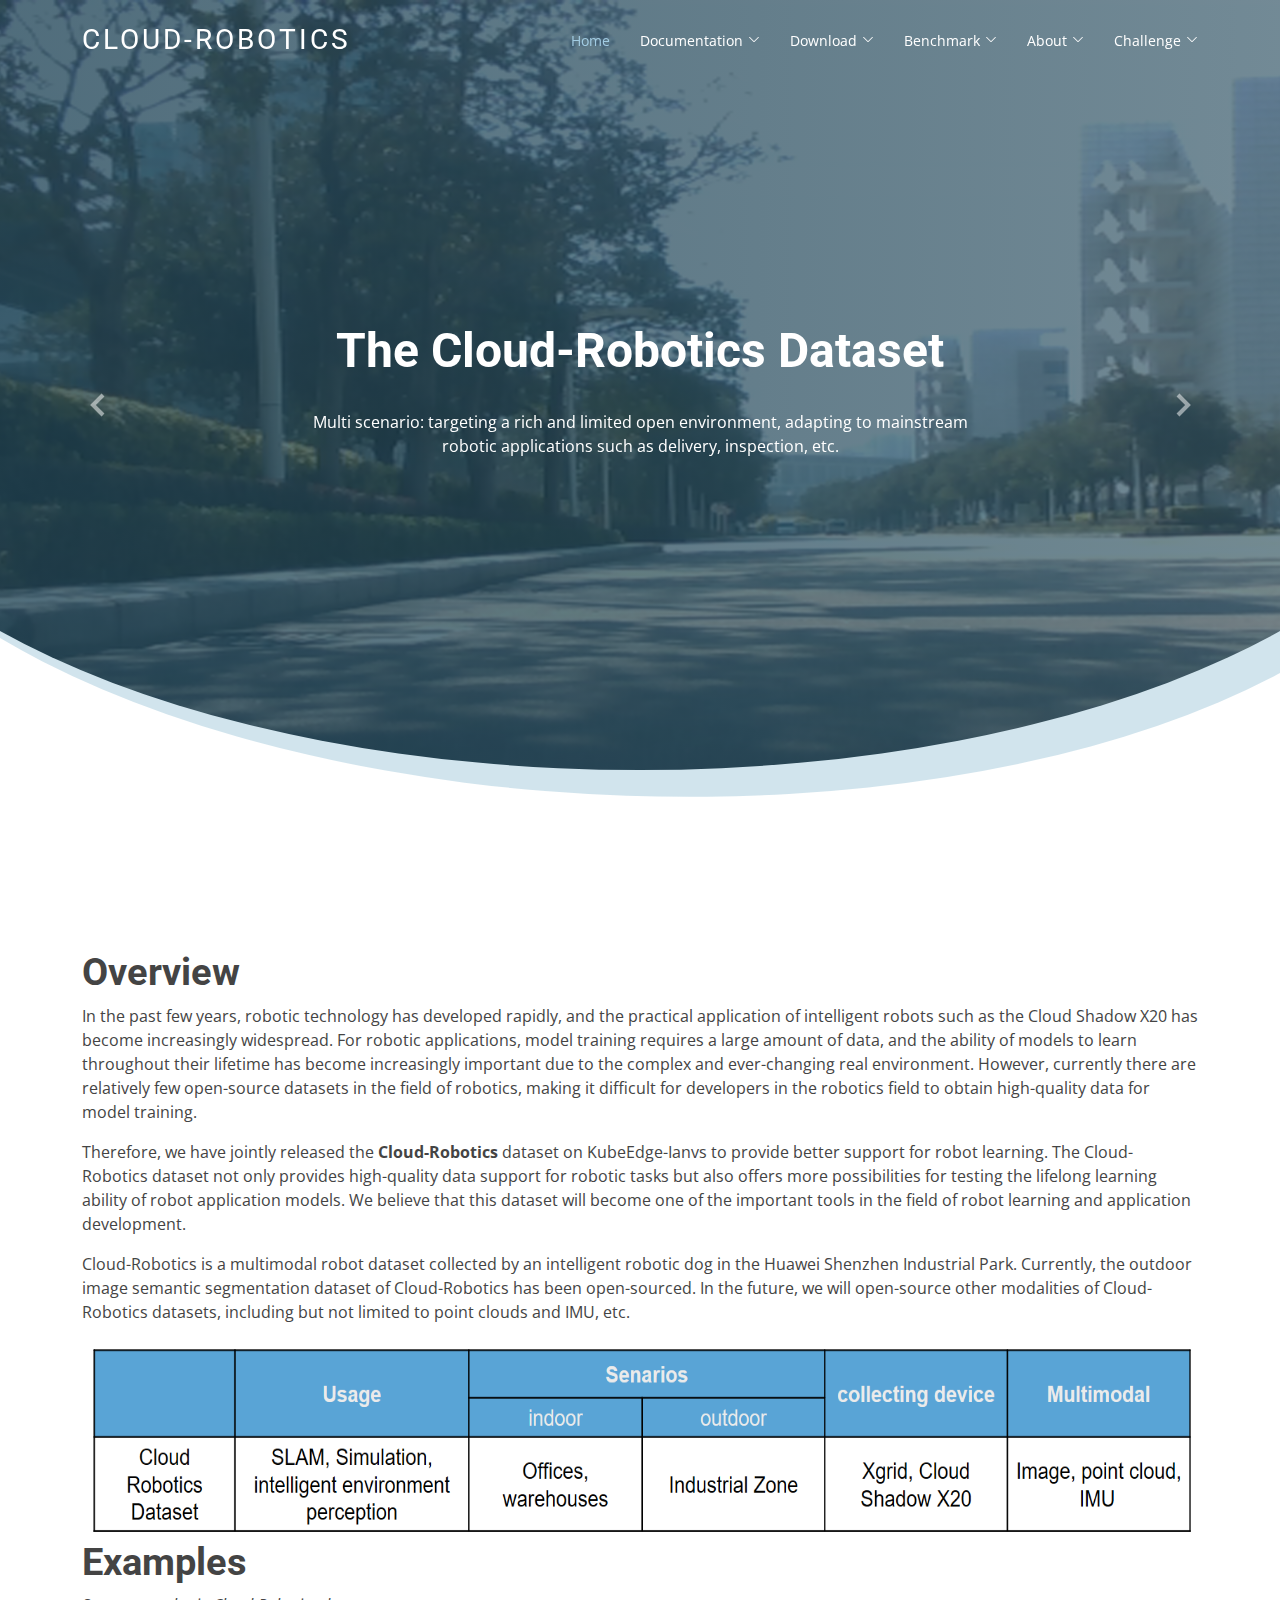
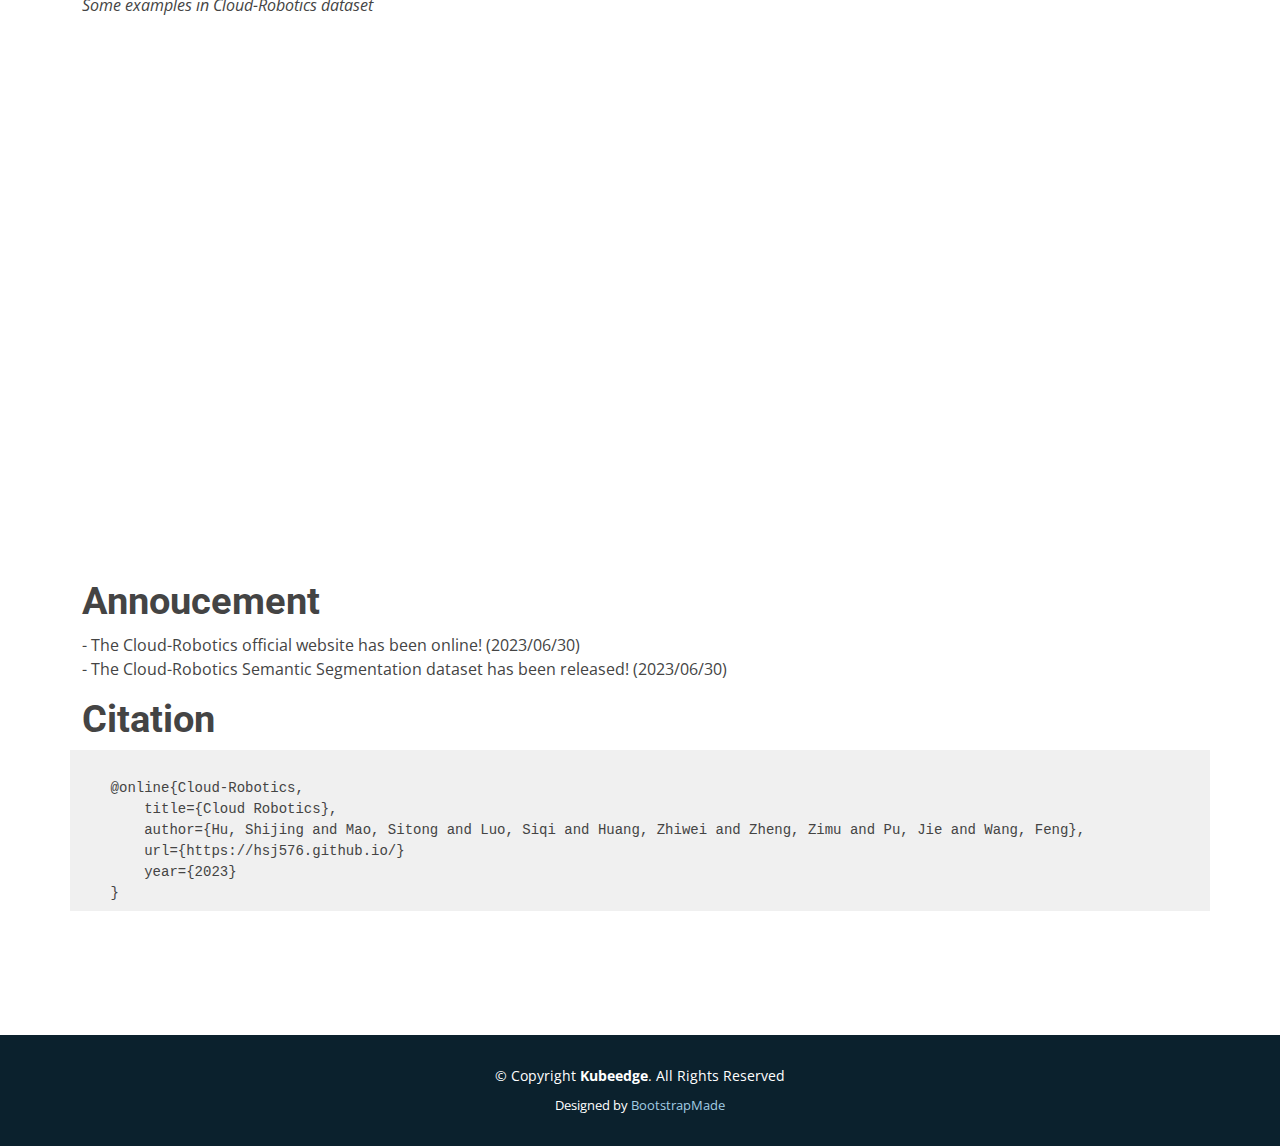
<file: index.html>
<!DOCTYPE html> 
<html lang="en"> 
    <head> 
        <meta charset="utf-8"> 
        <meta content="width=device-width, initial-scale=1.0" name="viewport"> 
        <title>Cloud-Robotics</title>
        <meta content="" name="description"> 
        <meta content="" name="keywords"> 
        <!-- Favicons -->         
        <link href="assets/img/favicon.png" rel="icon"> 
        <link href="assets/img/apple-touch-icon.png" rel="apple-touch-icon"> 
        <!-- Google Fonts -->         
        <link href="https://fonts.googleapis.com/css?family=Open+Sans:300,300i,400,400i,600,600i,700,700i|Roboto:300,300i,400,400i,500,500i,700,700i&display=swap" rel="stylesheet"> 
        <!-- Vendor CSS Files -->         
        <link href="assets/vendor/animate.css/animate.min.css" rel="stylesheet"> 
        <link href="assets/vendor/aos/aos.css" rel="stylesheet"> 
        <link href="assets/vendor/bootstrap/css/bootstrap.min.css" rel="stylesheet"> 
        <link href="assets/vendor/bootstrap-icons/bootstrap-icons.css" rel="stylesheet"> 
        <link href="assets/vendor/boxicons/css/boxicons.min.css" rel="stylesheet"> 
        <link href="assets/vendor/glightbox/css/glightbox.min.css" rel="stylesheet"> 
        <link href="assets/vendor/swiper/swiper-bundle.min.css" rel="stylesheet"> 
        <!-- Template Main CSS File -->         
        <link href="assets/css/style.css" rel="stylesheet"> 
        <!-- =======================================================
        * Template Name: Moderna - v4.2.0
        * Template URL: https://bootstrapmade.com/free-bootstrap-template-corporate-moderna/
        * Author: BootstrapMade.com
        * License: https://bootstrapmade.com/license/
        ======================================================== -->         
    </head>     
    <body>
        <!-- ======= Header ======= -->         
        <header id="header" class="fixed-top d-flex align-items-center header-transparent"> 
            <div class="container d-flex justify-content-between align-items-center">
                <div class="logo"> 
                    <h1 class="text-light"><a href="index.html"><span>Cloud-Robotics</span></a></h1>
                    <!-- Uncomment below if you prefer to use an image logo -->                     
                    <!-- <a href="index.html"><img src="assets/img/logo.png" alt="" class="img-fluid"></a>-->                     
                </div>                 
                <nav id="navbar" class="navbar"> 
                    <ul> 
                        <li>
                            <a class="active" href="index.html">Home</a>
                        </li>                         
                        <li class="dropdown">
                            <a href="documentation-ss.html"><span>Documentation</span> <i class="bi bi-chevron-down"></i></a>
                            <ul> 
                                <li>
                                    <a href="documentation-ss.html">Semantic Segmentation</a>
                                </li>
                            </ul>                             
                        </li>                         
                        <li class="dropdown">
                            <a href="download.html"><span>Download</span> <i class="bi bi-chevron-down"></i></a>
                            <ul>
                                <li>
                                    <a href="download.html#instructions">Instructions</a>
                                </li>
                                <li>
                                    <a href="download.html#link">Links</a>
                                </li>                                 
                            </ul>                             
                        </li>                         
                        <li class="dropdown">
                            <a href="benchmark.html"><span>Benchmark</span> <i class="bi bi-chevron-down"></i></a> 
                            <ul> 
                                <li>
                                    <a href="benchmark.html#benchmark">Cloud-Robotics Benchmark</a>
                                </li>                                 
                            </ul>                             
                        </li>
                        <li class="dropdown">
                            <a href="about.html"><span>About</span> <i class="bi bi-chevron-down"></i></a>
                            <ul> 
                                <li>
                                    <a href="about.html#team">Team</a>
                                </li>                                 
                                <li>
                                    <a href="about.html#terms_of_use">Terms of Use</a>
                                </li>
                            </ul>                             
                        </li>
                        <li class="dropdown">
                            <a href="challenge.html"><span>Challenge</span> <i class="bi bi-chevron-down"></i></a>
                            <ul> 
                                <li>
                                    <a href="challenge.html#challenge">Challenge</a>
                                </li>                                 
                            </ul>                             
                        </li>                                                  
                    </ul>                     
                    <i class="bi bi-list mobile-nav-toggle"></i> 
                </nav>
                <!-- .navbar -->
            </div>             
        </header>
        <!-- End Header -->         
        <!-- ======= Hero Section ======= -->         
        <section id="hero" class="d-flex justify-cntent-center align-items-center"> 
            <div id="heroCarousel" class="container carousel carousel-fade" data-bs-ride="carousel" data-bs-interval="5000"> 
                <!-- Slide 1 -->                 
                <div class="carousel-item active"> 
                    <div class="carousel-container"> 
                        <h2 class="animate__animated animate__fadeInDown">The Cloud-Robotics Dataset</h2>
                        <p class="animate__animated animate__fadeInUp">Multi scenario: targeting a rich and limited open environment, adapting to mainstream robotic applications such as delivery, inspection, etc. 
                        </p>
                    </div>                     
                </div>                 
                <!-- Slide 2 -->                 
                <div class="carousel-item"> 
                    <div class="carousel-container"> 
                        <h2 class="animate__animated animate__fadeInDown">The Cloud-Robotics Dataset</h2>
                        <p class="animate__animated animate__fadeInUp">In order to provide rich and high-precision multimodal data for robotic applications and algorithm research in closed environments, build community influence, and absorb more external resources for internal algorithm research.
                        </p>
                    </div>                     
                </div>                 
                <!-- Slide 3 -->                 
                <div class="carousel-item"> 
                    <div class="carousel-container"> 
                        <h2 class="animate__animated animate__fadeInDown">The Cloud-Robotics Dataset</h2>
                        <p class="animate__animated animate__fadeInUp">
                            Edge-Cloud Collaboration: A Robotic System Platform for Edge-Cloud Collaboration with supporting application development platforms and benchmark testing tools.
                        </p>
                    </div>                     
                </div>                 
                <a class="carousel-control-prev" href="#heroCarousel" role="button" data-bs-slide="prev"> <span class="carousel-control-prev-icon bx bx-chevron-left" aria-hidden="true"></span> </a> 
                <a class="carousel-control-next" href="#heroCarousel" role="button" data-bs-slide="next"> <span class="carousel-control-next-icon bx bx-chevron-right" aria-hidden="true"></span> </a> 
            </div>             
        </section>
        <!-- End Hero -->         
        <main id="main"> 
            <!-- ======= Services Section ======= -->             
            <!-- End Services Section -->             
            <!-- ======= Why Us Section ======= -->             
            <!-- End Why Us Section -->             
            <!-- ======= Features Section ======= -->             
            <section class="features"> 
                <div class="container">
                    <div class="row aos-init aos-animate" data-aos="fade-up"></div>                     
                    <h3><b>Overview</b></h3>
                    <p>
                        In the past few years, robotic technology has developed rapidly, and the practical application of intelligent robots such as the Cloud Shadow X20 has become increasingly widespread. For robotic applications, model training requires a large amount of data, and the ability of models to learn throughout their lifetime has become increasingly important due to the complex and ever-changing real environment. However, currently there are relatively few open-source datasets in the field of robotics, making it difficult for developers in the robotics field to obtain high-quality data for model training.
                    </p>
                    <p> 
                        Therefore, we have jointly released the <b>Cloud-Robotics</b> dataset on KubeEdge-Ianvs to provide better support for robot learning. The Cloud-Robotics dataset not only provides high-quality data support for robotic tasks but also offers more possibilities for testing the lifelong learning ability of robot application models. We believe that this dataset will become one of the important tools in the field of robot learning and application development.
                    </p>
                    <p>
                        Cloud-Robotics is a multimodal robot dataset collected by an intelligent robotic dog in the Huawei Shenzhen Industrial Park. Currently, the outdoor image semantic segmentation dataset of Cloud-Robotics has been open-sourced. In the future, we will open-source other modalities of Cloud-Robotics datasets, including but not limited to point clouds and IMU, etc.
                    </p>
                    <img src="assets/img/3.png" alt="图片描述" width="1400" height="200">


                    <h3><b>Examples</b></h3>
                    <p class="fst-italic">
                    Some examples in Cloud-Robotics dataset
                    </p>
                    <div class="row">
                        <div class="col-lg-6 d-flex align-items-center" data-aos="fade-right" data-aos-delay="100">
                          <img src="assets/img/example-1.png" class="img-fluid" alt="">
                        </div>
                        <div class="col-lg-6 d-flex align-items-center" data-aos="fade-right" data-aos-delay="100">
                          <img src="assets/img/example-2.png" class="img-fluid" alt="">
                        </div>
                        <div class="col-lg-6 d-flex align-items-center" data-aos="fade-right" data-aos-delay="100">
                          <img src="assets/img/example-3.png" class="img-fluid" alt="">
                        </div>
                        <div class="col-lg-6 d-flex align-items-center" data-aos="fade-right" data-aos-delay="100">
                            <img src="assets/img/example-4.png" class="img-fluid" alt="">
                          </div>
                    <h3><b>Annoucement</b></h3>
                          <p> 
                          - The Cloud-Robotics official website has been online! (2023/06/30)<br>
                          - The Cloud-Robotics Semantic Segmentation dataset has been released! (2023/06/30)<br>
                          </p>
                    <div class="col-md-7 order-2 order-md-1 pt-5"> 
                    </div>
                    <h3><b>Citation</b></h3>
<pre style="text-align: left; white-space: pre; display: block; overflow-x: auto; padding: 0.5em; background: rgb(240, 240, 240); color: rgb(68, 68, 68);"> 
    @online{Cloud-Robotics,
        title={Cloud Robotics},
        author={Hu, Shijing and Mao, Sitong and Luo, Siqi and Huang, Zhiwei and Zheng, Zimu and Pu, Jie and Wang, Feng},
        url={https://hsj576.github.io/}
        year={2023}
    }                            
</pre>
</div>
    <!-- <h3><b>Citation</b></h3>
    <pre style="text-align: left; white-space: pre; display: block; overflow-x: auto; padding: 0.5em; background: rgb(240, 240, 240); color: rgb(68, 68, 68);"> TBD </pre> -->
</div> 
            </section>
            <!-- End Features Section -->             
        </main>
        <!-- End #main -->         
        <!-- ======= Footer ======= -->         
        <footer id="footer" data-aos-easing="ease-in-out" data-aos-duration="500" class="aos-init"> 
            <div class="container"> 
                <div class="copyright"> 
                    &copy; Copyright 
                    <strong><span>Kubeedge</span></strong>. All Rights Reserved
                </div>                 
                <div class="credits"> 
                    <!-- All the links in the footer should remain intact. -->                     
                    <!-- You can delete the links only if you purchased the pro version. -->                     
                    <!-- Licensing information: https://bootstrapmade.com/license/ -->                     
                    <!-- Purchase the pro version with working PHP/AJAX contact form: https://bootstrapmade.com/free-bootstrap-template-corporate-moderna/ -->                     
                    Designed by 
                    <a href="https://bootstrapmade.com/">BootstrapMade</a> 
                </div>                 
            </div>             
        </footer>
        <!-- End Footer -->         
        <a href="#" class="back-to-top d-flex align-items-center justify-content-center"><i class="bi bi-arrow-up-short"></i></a> 
        <!-- Vendor JS Files -->         
        <script src="assets/vendor/aos/aos.js"></script>         
        <script src="assets/vendor/bootstrap/js/bootstrap.bundle.min.js"></script>         
        <script src="assets/vendor/glightbox/js/glightbox.min.js"></script>         
        <script src="assets/vendor/isotope-layout/isotope.pkgd.min.js"></script>         
        <script src="assets/vendor/php-email-form/validate.js"></script>         
        <script src="assets/vendor/purecounter/purecounter.js"></script>         
        <script src="assets/vendor/swiper/swiper-bundle.min.js"></script>         
        <script src="assets/vendor/waypoints/noframework.waypoints.js"></script>         
        <!-- Template Main JS File -->         
        <script src="assets/js/main.js"></script>
    </body>     
</html>
</file>
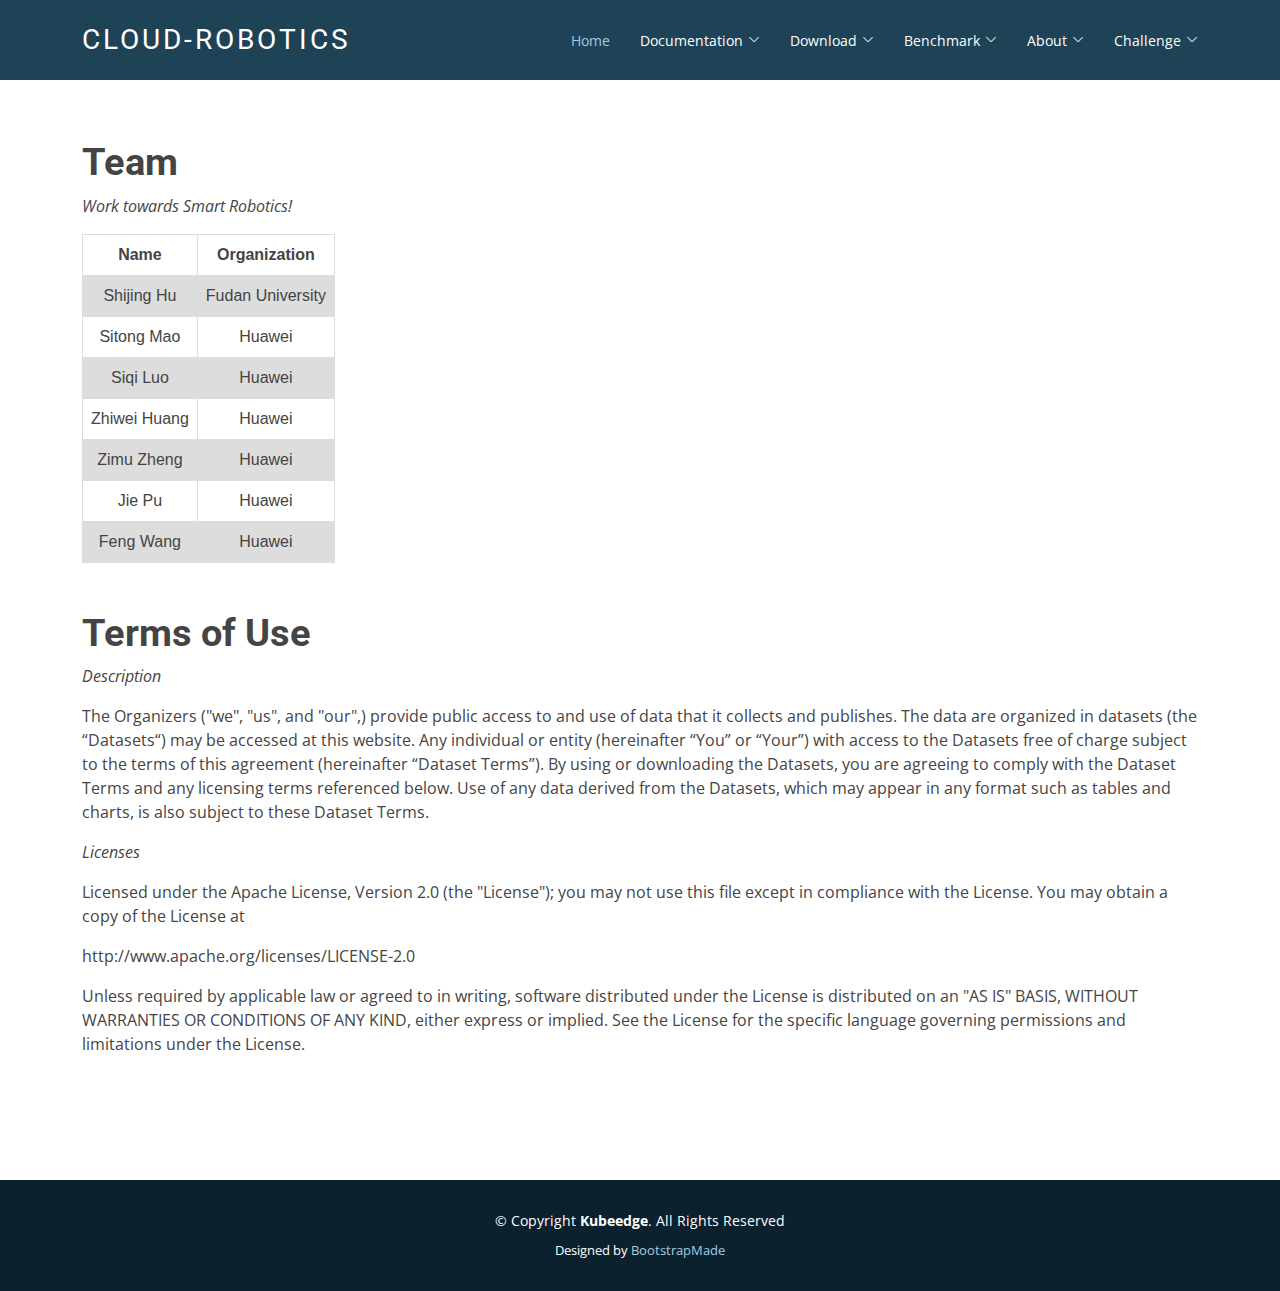
<file: about.html>
<!DOCTYPE html> 
<html lang="en"> 
    <head> 
        <meta charset="utf-8"> 
        <meta content="width=device-width, initial-scale=1.0" name="viewport"> 
        <title>Cloud-Robotics-About</title>         
        <meta content="" name="description"> 
        <meta content="" name="keywords"> 
        <!-- Favicons -->         
        <link href="assets/img/favicon.png" rel="icon"> 
        <link href="assets/img/apple-touch-icon.png" rel="apple-touch-icon"> 
        <!-- Google Fonts -->         
        <link href="https://fonts.googleapis.com/css?family=Open+Sans:300,300i,400,400i,600,600i,700,700i|Roboto:300,300i,400,400i,500,500i,700,700i&display=swap" rel="stylesheet"> 
        <!-- Vendor CSS Files -->         
        <link href="assets/vendor/animate.css/animate.min.css" rel="stylesheet"> 
        <link href="assets/vendor/aos/aos.css" rel="stylesheet"> 
        <link href="assets/vendor/bootstrap/css/bootstrap.min.css" rel="stylesheet"> 
        <link href="assets/vendor/bootstrap-icons/bootstrap-icons.css" rel="stylesheet"> 
        <link href="assets/vendor/boxicons/css/boxicons.min.css" rel="stylesheet"> 
        <link href="assets/vendor/glightbox/css/glightbox.min.css" rel="stylesheet"> 
        <link href="assets/vendor/swiper/swiper-bundle.min.css" rel="stylesheet"> 
        <!-- Template Main CSS File -->         
        <link href="assets/css/style.css" rel="stylesheet"> 
        <!-- =======================================================
        * Template Name: Moderna - v4.2.0
        * Template URL: https://bootstrapmade.com/free-bootstrap-template-corporate-moderna/
        * Author: BootstrapMade.com
        * License: https://bootstrapmade.com/license/
        ======================================================== -->         
    </head>     
    <body> 
        <!-- ======= Header ======= -->         
        <header id="header" class="fixed-top d-flex align-items-center "> 
            <div class="container d-flex justify-content-between align-items-center"> 
                <div class="logo"> 
                    <h1 class="text-light"><a href="index.html"><span>Cloud-Robotics</span></a></h1> 
                    <!-- Uncomment below if you prefer to use an image logo -->                     
                    <!-- <a href="index.html"><img src="assets/img/logo.png" alt="" class="img-fluid"></a>-->                     
                </div>                 
                <nav id="navbar" class="navbar"> 
                    <ul> 
                        <li>
                            <a class="active" href="index.html">Home</a>
                        </li>                         
                        <li class="dropdown">
                            <a href="documentation-ss.html"><span>Documentation</span> <i class="bi bi-chevron-down"></i></a>
                            <ul> 
                                <li>
                                    <a href="documentation-ss.html">Semantic Segmentation</a>
                                </li>
                            </ul>                              
                        </li>                         
                        <li class="dropdown">
                            <a href="download.html"><span>Download</span> <i class="bi bi-chevron-down"></i></a>
                            <ul>
                                <li>
                                    <a href="download.html#instructions">Instructions</a>
                                </li>
                                <li>
                                    <a href="download.html#link">Links</a>
                                </li>                                 
                            </ul>                             
                        </li>                         
                        <li class="dropdown">
                            <a href="benchmark.html"><span>Benchmark</span> <i class="bi bi-chevron-down"></i></a> 
                            <ul> 
                                <li>
                                    <a href="benchmark.html#benchmark">Cloud-Robotics Benchmark</a>
                                </li>                                 
                            </ul>                             
                        </li>
                        <li class="dropdown">
                            <a href="about.html"><span>About</span> <i class="bi bi-chevron-down"></i></a>
                            <ul> 
                                <li>
                                    <a href="about.html#team">Team</a>
                                </li>                                 
                                <li>
                                    <a href="about.html#terms_of_use">Terms of Use</a>
                                </li>
                            </ul>                             
                        </li>
                        <li class="dropdown">
                            <a href="challenge.html"><span>Challenge</span> <i class="bi bi-chevron-down"></i></a>
                            <ul> 
                                <li>
                                    <a href="challenge.html#challenge">Challenge</a>
                                </li>                                 
                            </ul>                             
                        </li>                                                    
                    </ul>                     
                    <i class="bi bi-list mobile-nav-toggle"></i> 
                </nav>
                <!-- .navbar -->                 
            </div>             
        </header>
        <!-- End Header -->         
        <main id="main"> 
            <!-- ======= Our Services Section ======= -->             
            <!-- End Our Services Section -->             
            <!-- ======= Services Section ======= -->             
            <section class="features"> 
                <div class="container">
                    <div class="row aos-init aos-animate" data-aos="fade-up"> 
                    </div>                     
                    <span class="anchor" id="team"></span>
                    <h3><b>Team</b></h3>
                    <p class="fst-italic"> 
                    Work towards Smart Robotics! </p>
                    <table>
                      <tr>
                        <th>Name</th>
                        <th>Organization</th>
                      </tr>
                      <tr>
                        <td>Shijing Hu</td>
                        <td>Fudan University</td>
                      </tr>
                      <tr>
                        <td>Sitong Mao</td>
                        <td>Huawei</td>
                      </tr>
                      <tr>
                        <td>Siqi Luo</td>
                        <td>Huawei</td>
                      </tr>
                      <tr>
                        <td>Zhiwei Huang</td>
                        <td>Huawei</td>
                      </tr>
                      <tr>
                        <td>Zimu Zheng</td>
                        <td>Huawei</td>
                      </tr>
                      <tr>
                        <td>Jie Pu</td>
                        <td>Huawei</td>
                      </tr>
                      <tr>
                        <td>Feng Wang</td>
                        <td>Huawei</td>
                      </tr>
                    </table>
                    <div class="row aos-init aos-animate" data-aos="fade-up">
                        <div class="col-md-7 order-2 order-md-1 pt-5"> 
                        </div>                         
                    </div>
                    
                    <span class="anchor" id="terms_of_use"></span>
                    <h3><b>Terms of Use</b></h3>
                    <p class="fst-italic"> Description </p>
                    <p> The Organizers ("we", "us", and "our",) provide public access to and use of data that it collects and publishes. The data are organized in datasets (the “Datasets“) may be accessed at this website. 
                    Any individual or entity (hereinafter “You” or “Your”) with access to the Datasets free of charge subject to the terms of this agreement (hereinafter “Dataset Terms”). By using or downloading the Datasets, you are agreeing to comply with the Dataset Terms and any licensing terms referenced below. Use of any data derived from the Datasets, which may appear in any format such as tables and charts, is also subject to these Dataset Terms. </p>

                    <p class="fst-italic"> Licenses </p>

                    <p>   Licensed under the Apache License, Version 2.0 (the "License");
                        you may not use this file except in compliance with the License.
                        You may obtain a copy of the License at </p> 
                        
                        <p>        http://www.apache.org/licenses/LICENSE-2.0 </p>
                        
                        <p>    Unless required by applicable law or agreed to in writing, software
                        distributed under the License is distributed on an "AS IS" BASIS,
                        WITHOUT WARRANTIES OR CONDITIONS OF ANY KIND, either express or implied.
                        See the License for the specific language governing permissions and
                        limitations under the License. </p>

                    <div class="col-md-7 order-2 order-md-1 pt-5"> 
                    </div>
                </div>                 
            </section>
            <!-- End Services Section -->             
            <!-- ======= Why Us Section ======= -->             
            <!-- End Why Us Section -->             
            <!-- ======= Service Details Section ======= -->             
            <!-- End Service Details Section -->             
            <!-- ======= Pricing Section ======= -->             
            <!-- End Pricing Section -->             
        </main>
        <!-- End #main -->         
        <!-- ======= Footer ======= -->         
        <footer id="footer" data-aos-easing="ease-in-out" data-aos-duration="500"> 
            <div class="container"> 
                <div class="copyright"> 
                    &copy; Copyright 
                    <strong><span>Kubeedge</span></strong>. All Rights Reserved
                </div>                 
                <div class="credits"> 
                    <!-- All the links in the footer should remain intact. -->                     
                    <!-- You can delete the links only if you purchased the pro version. -->                     
                    <!-- Licensing information: https://bootstrapmade.com/license/ -->                     
                    <!-- Purchase the pro version with working PHP/AJAX contact form: https://bootstrapmade.com/free-bootstrap-template-corporate-moderna/ -->                     
                    Designed by 
                    <a href="https://bootstrapmade.com/">BootstrapMade</a> 
                </div>                 
            </div>             
        </footer>
        <!-- End Footer -->         
        <a href="#" class="back-to-top d-flex align-items-center justify-content-center"><i class="bi bi-arrow-up-short"></i></a> 
        <!-- Vendor JS Files -->         
        <script src="assets/vendor/aos/aos.js"></script>         
        <script src="assets/vendor/bootstrap/js/bootstrap.bundle.min.js"></script>         
        <script src="assets/vendor/glightbox/js/glightbox.min.js"></script>         
        <script src="assets/vendor/isotope-layout/isotope.pkgd.min.js"></script>         
        <script src="assets/vendor/php-email-form/validate.js"></script>         
        <script src="assets/vendor/purecounter/purecounter.js"></script>         
        <script src="assets/vendor/swiper/swiper-bundle.min.js"></script>         
        <script src="assets/vendor/waypoints/noframework.waypoints.js"></script>         
        <!-- Template Main JS File -->         
        <script src="assets/js/main.js"></script>         
    </body>     
</html>
</file>
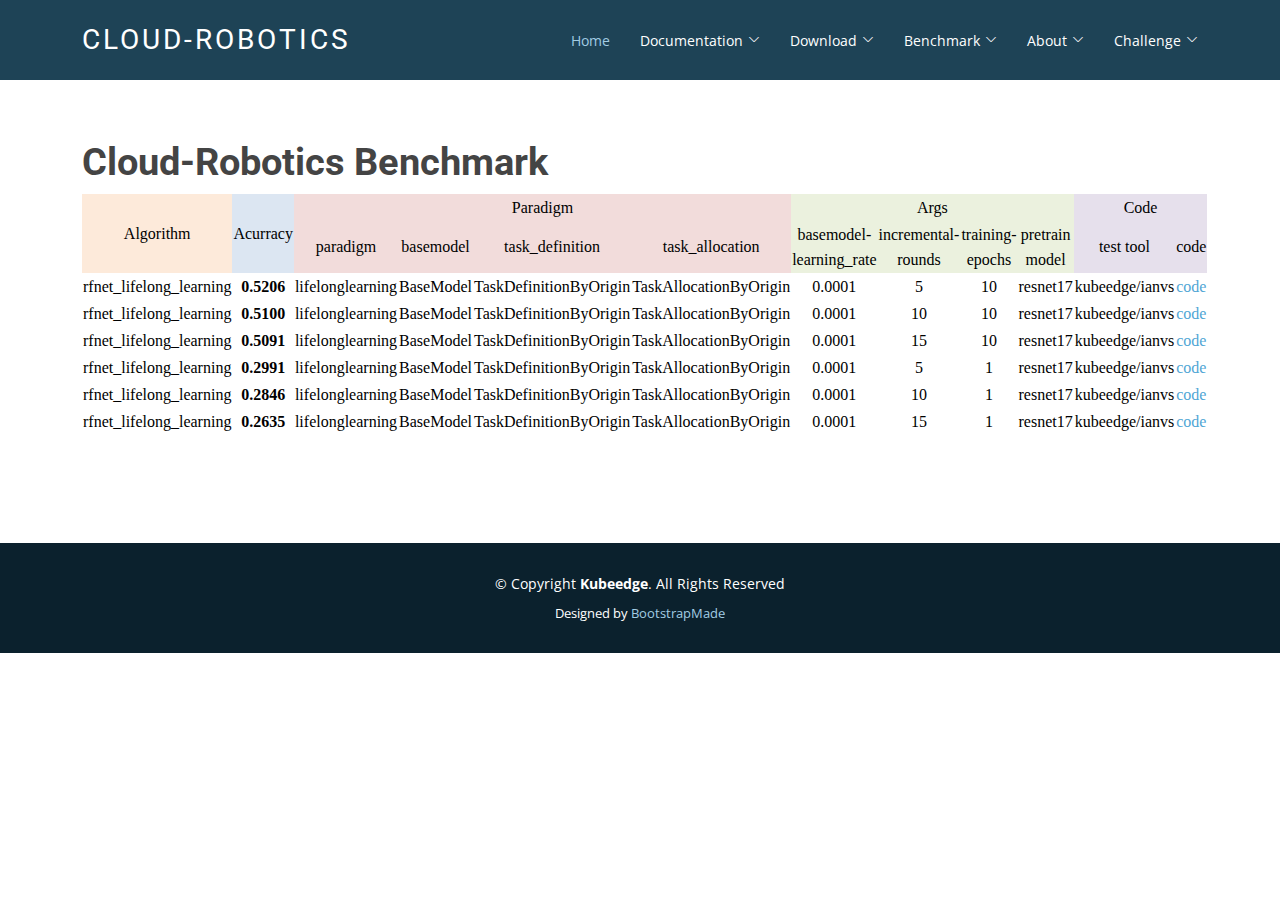
<file: benchmark.html>
<!DOCTYPE html> 
<html lang="en"> 
    <head> 
        <meta http-equiv="Content-Type" content="text/html; charset=UTF-8"> 
        <meta content="width=device-width, initial-scale=1.0" name="viewport"> 
        <title>Cloud-Robotics-Benchmark</title>         
        <meta content="" name="description"> 
        <meta content="" name="keywords"> 
        <!-- Favicons -->         
        <link href="assets/img/favicon.png" rel="icon"> 
        <link href="assets/img/apple-touch-icon.png" rel="apple-touch-icon"> 
        <!-- Google Fonts -->         
        <link href="https://fonts.googleapis.com/css?family=Open+Sans:300,300i,400,400i,600,600i,700,700i|Roboto:300,300i,400,400i,500,500i,700,700i&display=swap" rel="stylesheet"> 
        <!-- Vendor CSS Files -->         
        <link href="assets/vendor/animate.css/animate.min.css" rel="stylesheet"> 
        <link href="assets/vendor/aos/aos.css" rel="stylesheet"> 
        <link href="assets/vendor/bootstrap/css/bootstrap.min.css" rel="stylesheet"> 
        <link href="assets/vendor/bootstrap-icons/bootstrap-icons.css" rel="stylesheet"> 
        <link href="assets/vendor/boxicons/css/boxicons.min.css" rel="stylesheet"> 
        <link href="assets/vendor/glightbox/css/glightbox.min.css" rel="stylesheet"> 
        <link href="assets/vendor/swiper/swiper-bundle.min.css" rel="stylesheet"> 
        <!-- Template Main CSS File -->         
        <link href="assets/css/style_benchmark.css" rel="stylesheet"> 
        <!-- =======================================================
        * Template Name: Moderna - v4.2.0
        * Template URL: https://bootstrapmade.com/free-bootstrap-template-corporate-moderna/
        * Author: BootstrapMade.com
        * License: https://bootstrapmade.com/license/
        ======================================================== -->         
    </head>     
    <body> 
        <!-- ======= Header ======= -->         
        <header id="header" class="fixed-top d-flex align-items-center "> 
            <div class="container d-flex justify-content-between align-items-center"> 
                <div class="logo"> 
                    <h1 class="text-light"><a href="index.html"><span>Cloud-Robotics</span></a></h1> 
                    <!-- Uncomment below if you prefer to use an image logo -->                     
                    <!-- <a href="index.html"><img src="assets/img/logo.png" alt="" class="img-fluid"></a>-->                     
                </div>                 
                <nav id="navbar" class="navbar"> 
                    <ul> 
                        <li>
                            <a class="active" href="index.html">Home</a>
                        </li>                         
                        <li class="dropdown">
                            <a href="documentation-ss.html"><span>Documentation</span> <i class="bi bi-chevron-down"></i></a>
                            <ul> 
                                <li>
                                    <a href="documentation-ss.html">Semantic Segmentation</a>
                                </li>
                            </ul>                              
                        </li>                         
                        <li class="dropdown">
                            <a href="download.html"><span>Download</span> <i class="bi bi-chevron-down"></i></a>
                            <ul>
                                <li>
                                    <a href="download.html#instructions">Instructions</a>
                                </li>
                                <li>
                                    <a href="download.html#link">Links</a>
                                </li>                                 
                            </ul>                             
                        </li>                         
                        <li class="dropdown">
                            <a href="benchmark.html"><span>Benchmark</span> <i class="bi bi-chevron-down"></i></a> 
                            <ul> 
                                <li>
                                    <a href="benchmark.html#benchmark">Cloud-Robotics Benchmark</a>
                                </li>                                 
                            </ul>                             
                        </li>
                        <li class="dropdown">
                            <a href="about.html"><span>About</span> <i class="bi bi-chevron-down"></i></a>
                            <ul> 
                                <li>
                                    <a href="about.html#team">Team</a>
                                </li>                                 
                                <li>
                                    <a href="about.html#terms_of_use">Terms of Use</a>
                                </li>
                            </ul>                             
                        </li>
                        <li class="dropdown">
                            <a href="challenge.html"><span>Challenge</span> <i class="bi bi-chevron-down"></i></a>
                            <ul> 
                                <li>
                                    <a href="challenge.html#challenge">Challenge</a>
                                </li>                                 
                            </ul>                             
                        </li>                                                     
                    </ul>                     
                    <i class="bi bi-list mobile-nav-toggle"></i> 
                </nav>
                <!-- .navbar -->                 
            </div>             
        </header>
        <!-- End Header -->         
        <main id="main"> 
            <!-- ======= Our Services Section ======= -->             
            <!-- End Our Services Section -->             
            <!-- ======= Services Section ======= -->             
            <section class="features"> 
                <div class="container">
                    <div class="row aos-init aos-animate" data-aos="fade-up"> 
                    </div>                     
                    <span class="anchor" id="benchmark"></span>
                    
                    <h3><b>Cloud-Robotics Benchmark</b></h3>
    <!-- hline -->                
    <table cellspacing="0" border="0" border-collapse: collapse;>
    <colgroup width="193"></colgroup>
    <colgroup span="17" width="80"></colgroup>
    <tbody>
    <tr>
        <td width="60" rowspan=2 align="center" valign=middle bgcolor="#FDEADA"><font face="Arial Unicode MS" color="#000000">Algorithm</font></td>
        <td width="60" rowspan=2 align="center" valign=middle bgcolor="#DCE6F2"><font face="Arial Unicode MS" color="#000000">Acurracy</font></td>
        <td colspan=4 align="center" valign=middle bgcolor="#F2DCDB"><font face="Arial Unicode MS" color="#000000">Paradigm</font></td>
        <td colspan=4 align="center" valign=middle bgcolor="#EBF1DE"><font face="Arial Unicode MS" color="#000000">Args</font></td>
        <td colspan=2 align="center" valign=middle bgcolor="#E6E0EC"><font face="Arial Unicode MS" color="#000000">Code</font></td>
    </tr>
    <tr>
        <td align="center" valign=middle bgcolor="#F2DCDB"><font face="Arial Unicode MS" color="#000000">paradigm</font></td>
        <td align="center" valign=middle bgcolor="#F2DCDB"><font face="Arial Unicode MS" color="#000000">basemodel</font></td>
        <td align="center" valign=middle bgcolor="#F2DCDB"><font face="Arial Unicode MS" color="#000000">task_definition</font></td>
        <td align="center" valign=middle bgcolor="#F2DCDB"><font face="Arial Unicode MS" color="#000000">task_allocation </font></td>
        <td align="center" valign=middle bgcolor="#EBF1DE"><font face="Arial Unicode MS" color="#000000">basemodel-learning_rate</font></td>
        <td align="center" valign=middle bgcolor="#EBF1DE"><font face="Arial Unicode MS" color="#000000">incremental-rounds</font></td>
        <td align="center" valign=middle bgcolor="#EBF1DE"><font face="Arial Unicode MS" color="#000000">training-epochs</font></td>
        <td align="center" valign=middle bgcolor="#EBF1DE"><font face="Arial Unicode MS" color="#000000">pretrain model</font></td>
        <td align="center" valign=middle bgcolor="#E6E0EC"><font face="Arial Unicode MS" color="#000000">test tool</font></td>
        <td align="center" valign=middle bgcolor="#E6E0EC"><font face="Arial Unicode MS" color="#000000">code</font></td>
        </tr>
    
    <!-- hline -->

    <tr>
        <td align="center" valign=middle><font face="Arial Unicode MS" color="#000000">rfnet_lifelong_learning</font></td>
        <td align="center" valign=middle><font face="Arial Unicode MS" color="#000000"><b>0.5206</b></font></td>
        <td align="center" valign=middle sdval="21.8" sdnum="1033;0;0.00"><font face="Arial Unicode MS" color="#000000">lifelonglearning</font></td>
        <td align="center" valign=middle sdval="7.0" sdnum="1033;0;0.00"><font face="Arial Unicode MS" color="#000000">BaseModel </font></td>
        <td align="center" valign=middle sdval="0.2" sdnum="1033;0;0.00"><font face="Arial Unicode MS" color="#000000">TaskDefinitionByOrigin </font></td>
        <td align="center" valign=middle sdval="3.0" sdnum="1033;0;0.00"><font face="Arial Unicode MS" color="#000000">TaskAllocationByOrigin </font></td>
        <td align="center" valign=middle sdval="29.8" sdnum="1033;0;0.00"><font face="Arial Unicode MS" color="#000000">0.0001 </font></td>
        <td align="center" valign=middle sdval="59.8" sdnum="1033;0;0.00"><font face="Arial Unicode MS" color="#000000">5</font></td>
        <td align="center" valign=middle sdval="59.8" sdnum="1033;0;0.00"><font face="Arial Unicode MS" color="#000000">10</font></td>
        <td align="center" valign=middle sdval="59.8" sdnum="1033;0;0.00"><font face="Arial Unicode MS" color="#000000">resnet17</font></td>
        <td align="center" valign=middle sdval="24.5" sdnum="1033;0;0.00"><font face="Arial Unicode MS" color="#000000">kubeedge/ianvs</font></td>
        <td align="center" valign=middle sdval="4.7" sdnum="1033;0;0.00"><font face="Arial Unicode MS" color="#000000"><a href="https://github.com/hsj576/ianvs/tree/cloud-robotics/examples/robot/lifelong_learning_bench" target="_blank">code</a></font></td>
    </tr>

    <tr>
        <td align="center" valign=middle><font face="Arial Unicode MS" color="#000000">rfnet_lifelong_learning</font></td>
        <td align="center" valign=middle><font face="Arial Unicode MS" color="#000000"><b>0.5100</b></font></td>
        <td align="center" valign=middle sdval="21.8" sdnum="1033;0;0.00"><font face="Arial Unicode MS" color="#000000">lifelonglearning</font></td>
        <td align="center" valign=middle sdval="7.0" sdnum="1033;0;0.00"><font face="Arial Unicode MS" color="#000000">BaseModel </font></td>
        <td align="center" valign=middle sdval="0.2" sdnum="1033;0;0.00"><font face="Arial Unicode MS" color="#000000">TaskDefinitionByOrigin </font></td>
        <td align="center" valign=middle sdval="3.0" sdnum="1033;0;0.00"><font face="Arial Unicode MS" color="#000000">TaskAllocationByOrigin </font></td>
        <td align="center" valign=middle sdval="29.8" sdnum="1033;0;0.00"><font face="Arial Unicode MS" color="#000000">0.0001 </font></td>
        <td align="center" valign=middle sdval="59.8" sdnum="1033;0;0.00"><font face="Arial Unicode MS" color="#000000">10</font></td>
        <td align="center" valign=middle sdval="59.8" sdnum="1033;0;0.00"><font face="Arial Unicode MS" color="#000000">10</font></td>
        <td align="center" valign=middle sdval="59.8" sdnum="1033;0;0.00"><font face="Arial Unicode MS" color="#000000">resnet17</font></td>
        <td align="center" valign=middle sdval="24.5" sdnum="1033;0;0.00"><font face="Arial Unicode MS" color="#000000">kubeedge/ianvs</font></td>
        <td align="center" valign=middle sdval="4.7" sdnum="1033;0;0.00"><font face="Arial Unicode MS" color="#000000"><a href="https://github.com/hsj576/ianvs/tree/cloud-robotics/examples/robot/lifelong_learning_bench" target="_blank">code</a></font></td>
    </tr>

    <tr>
        <td align="center" valign=middle><font face="Arial Unicode MS" color="#000000">rfnet_lifelong_learning</font></td>
        <td align="center" valign=middle><font face="Arial Unicode MS" color="#000000"><b>0.5091</b></font></td>
        <td align="center" valign=middle sdval="21.8" sdnum="1033;0;0.00"><font face="Arial Unicode MS" color="#000000">lifelonglearning</font></td>
        <td align="center" valign=middle sdval="7.0" sdnum="1033;0;0.00"><font face="Arial Unicode MS" color="#000000">BaseModel </font></td>
        <td align="center" valign=middle sdval="0.2" sdnum="1033;0;0.00"><font face="Arial Unicode MS" color="#000000">TaskDefinitionByOrigin </font></td>
        <td align="center" valign=middle sdval="3.0" sdnum="1033;0;0.00"><font face="Arial Unicode MS" color="#000000">TaskAllocationByOrigin </font></td>
        <td align="center" valign=middle sdval="29.8" sdnum="1033;0;0.00"><font face="Arial Unicode MS" color="#000000">0.0001 </font></td>
        <td align="center" valign=middle sdval="59.8" sdnum="1033;0;0.00"><font face="Arial Unicode MS" color="#000000">15</font></td>
        <td align="center" valign=middle sdval="59.8" sdnum="1033;0;0.00"><font face="Arial Unicode MS" color="#000000">10</font></td>
        <td align="center" valign=middle sdval="59.8" sdnum="1033;0;0.00"><font face="Arial Unicode MS" color="#000000">resnet17</font></td>
        <td align="center" valign=middle sdval="24.5" sdnum="1033;0;0.00"><font face="Arial Unicode MS" color="#000000">kubeedge/ianvs</font></td>
        <td align="center" valign=middle sdval="4.7" sdnum="1033;0;0.00"><font face="Arial Unicode MS" color="#000000"><a href="https://github.com/hsj576/ianvs/tree/cloud-robotics/examples/robot/lifelong_learning_bench" target="_blank">code</a></font></td>
    </tr>

    <tr>
        <td align="center" valign=middle><font face="Arial Unicode MS" color="#000000">rfnet_lifelong_learning</font></td>
        <td align="center" valign=middle><font face="Arial Unicode MS" color="#000000"><b>0.2991</b></font></td>
        <td align="center" valign=middle sdval="21.8" sdnum="1033;0;0.00"><font face="Arial Unicode MS" color="#000000">lifelonglearning</font></td>
        <td align="center" valign=middle sdval="7.0" sdnum="1033;0;0.00"><font face="Arial Unicode MS" color="#000000">BaseModel </font></td>
        <td align="center" valign=middle sdval="0.2" sdnum="1033;0;0.00"><font face="Arial Unicode MS" color="#000000">TaskDefinitionByOrigin </font></td>
        <td align="center" valign=middle sdval="3.0" sdnum="1033;0;0.00"><font face="Arial Unicode MS" color="#000000">TaskAllocationByOrigin </font></td>
        <td align="center" valign=middle sdval="29.8" sdnum="1033;0;0.00"><font face="Arial Unicode MS" color="#000000">0.0001 </font></td>
        <td align="center" valign=middle sdval="59.8" sdnum="1033;0;0.00"><font face="Arial Unicode MS" color="#000000">5</font></td>
        <td align="center" valign=middle sdval="59.8" sdnum="1033;0;0.00"><font face="Arial Unicode MS" color="#000000">1</font></td>
        <td align="center" valign=middle sdval="59.8" sdnum="1033;0;0.00"><font face="Arial Unicode MS" color="#000000">resnet17</font></td>
        <td align="center" valign=middle sdval="24.5" sdnum="1033;0;0.00"><font face="Arial Unicode MS" color="#000000">kubeedge/ianvs</font></td>
        <td align="center" valign=middle sdval="4.7" sdnum="1033;0;0.00"><font face="Arial Unicode MS" color="#000000"><a href="https://github.com/hsj576/ianvs/tree/cloud-robotics/examples/robot/lifelong_learning_bench" target="_blank">code</a></font></td>
    </tr>

    <tr>
        <td align="center" valign=middle><font face="Arial Unicode MS" color="#000000">rfnet_lifelong_learning</font></td>
        <td align="center" valign=middle><font face="Arial Unicode MS" color="#000000"><b>0.2846</b></font></td>
        <td align="center" valign=middle sdval="21.8" sdnum="1033;0;0.00"><font face="Arial Unicode MS" color="#000000">lifelonglearning</font></td>
        <td align="center" valign=middle sdval="7.0" sdnum="1033;0;0.00"><font face="Arial Unicode MS" color="#000000">BaseModel </font></td>
        <td align="center" valign=middle sdval="0.2" sdnum="1033;0;0.00"><font face="Arial Unicode MS" color="#000000">TaskDefinitionByOrigin </font></td>
        <td align="center" valign=middle sdval="3.0" sdnum="1033;0;0.00"><font face="Arial Unicode MS" color="#000000">TaskAllocationByOrigin </font></td>
        <td align="center" valign=middle sdval="29.8" sdnum="1033;0;0.00"><font face="Arial Unicode MS" color="#000000">0.0001 </font></td>
        <td align="center" valign=middle sdval="59.8" sdnum="1033;0;0.00"><font face="Arial Unicode MS" color="#000000">10</font></td>
        <td align="center" valign=middle sdval="59.8" sdnum="1033;0;0.00"><font face="Arial Unicode MS" color="#000000">1</font></td>
        <td align="center" valign=middle sdval="59.8" sdnum="1033;0;0.00"><font face="Arial Unicode MS" color="#000000">resnet17</font></td>
        <td align="center" valign=middle sdval="24.5" sdnum="1033;0;0.00"><font face="Arial Unicode MS" color="#000000">kubeedge/ianvs</font></td>
        <td align="center" valign=middle sdval="4.7" sdnum="1033;0;0.00"><font face="Arial Unicode MS" color="#000000"><a href="https://github.com/hsj576/ianvs/tree/cloud-robotics/examples/robot/lifelong_learning_bench" target="_blank">code</a></font></td>
    </tr>

    <tr>
        <td align="center" valign=middle><font face="Arial Unicode MS" color="#000000">rfnet_lifelong_learning</font></td>
        <td align="center" valign=middle><font face="Arial Unicode MS" color="#000000"><b>0.2635</b></font></td>
        <td align="center" valign=middle sdval="21.8" sdnum="1033;0;0.00"><font face="Arial Unicode MS" color="#000000">lifelonglearning</font></td>
        <td align="center" valign=middle sdval="7.0" sdnum="1033;0;0.00"><font face="Arial Unicode MS" color="#000000">BaseModel </font></td>
        <td align="center" valign=middle sdval="0.2" sdnum="1033;0;0.00"><font face="Arial Unicode MS" color="#000000">TaskDefinitionByOrigin </font></td>
        <td align="center" valign=middle sdval="3.0" sdnum="1033;0;0.00"><font face="Arial Unicode MS" color="#000000">TaskAllocationByOrigin </font></td>
        <td align="center" valign=middle sdval="29.8" sdnum="1033;0;0.00"><font face="Arial Unicode MS" color="#000000">0.0001 </font></td>
        <td align="center" valign=middle sdval="59.8" sdnum="1033;0;0.00"><font face="Arial Unicode MS" color="#000000">15</font></td>
        <td align="center" valign=middle sdval="59.8" sdnum="1033;0;0.00"><font face="Arial Unicode MS" color="#000000">1</font></td>
        <td align="center" valign=middle sdval="59.8" sdnum="1033;0;0.00"><font face="Arial Unicode MS" color="#000000">resnet17</font></td>
        <td align="center" valign=middle sdval="24.5" sdnum="1033;0;0.00"><font face="Arial Unicode MS" color="#000000">kubeedge/ianvs</font></td>
        <td align="center" valign=middle sdval="4.7" sdnum="1033;0;0.00"><font face="Arial Unicode MS" color="#000000"><a href="https://github.com/hsj576/ianvs/tree/cloud-robotics/examples/robot/lifelong_learning_bench" target="_blank">code</a></font></td>
    </tr>


    
</table>
                    <div class="col-md-7 order-2 order-md-1 pt-5"></div>
                    <div class="row aos-init aos-animate" data-aos="fade-up"> 
                    </div>
                </div>                 
            </section>
            <!-- End Services Section -->             
            <!-- ======= Why Us Section ======= -->             
            <!-- End Why Us Section -->             
            <!-- ======= Service Details Section ======= -->             
            <!-- End Service Details Section -->             
            <!-- ======= Pricing Section ======= -->             
            <!-- End Pricing Section -->             
        </main>
        <!-- End #main -->         
        <!-- ======= Footer ======= -->         
        <footer id="footer" data-aos-easing="ease-in-out" data-aos-duration="500"> 
            <div class="container"> 
                <div class="copyright"> 
                    &copy; Copyright 
                    <strong><span>Kubeedge</span></strong>. All Rights Reserved
                </div>                 
                <div class="credits"> 
                    <!-- All the links in the footer should remain intact. -->                     
                    <!-- You can delete the links only if you purchased the pro version. -->                     
                    <!-- Licensing information: https://bootstrapmade.com/license/ -->                     
                    <!-- Purchase the pro version with working PHP/AJAX contact form: https://bootstrapmade.com/free-bootstrap-template-corporate-moderna/ -->                     
                    Designed by 
                    <a href="https://bootstrapmade.com/">BootstrapMade</a> 
                </div>                 
            </div>             
        </footer>
        <!-- End Footer -->         
        <a href="#" class="back-to-top d-flex align-items-center justify-content-center"><i class="bi bi-arrow-up-short"></i></a> 
        <!-- Vendor JS Files -->         
        <script src="assets/vendor/aos/aos.js"></script>         
        <script src="assets/vendor/bootstrap/js/bootstrap.bundle.min.js"></script>         
        <script src="assets/vendor/glightbox/js/glightbox.min.js"></script>         
        <script src="assets/vendor/isotope-layout/isotope.pkgd.min.js"></script>         
        <script src="assets/vendor/php-email-form/validate.js"></script>         
        <script src="assets/vendor/purecounter/purecounter.js"></script>         
        <script src="assets/vendor/swiper/swiper-bundle.min.js"></script>         
        <script src="assets/vendor/waypoints/noframework.waypoints.js"></script>         
        <!-- Template Main JS File -->         
        <script src="assets/js/main.js"></script>         
    </body>     
</html>
</file>
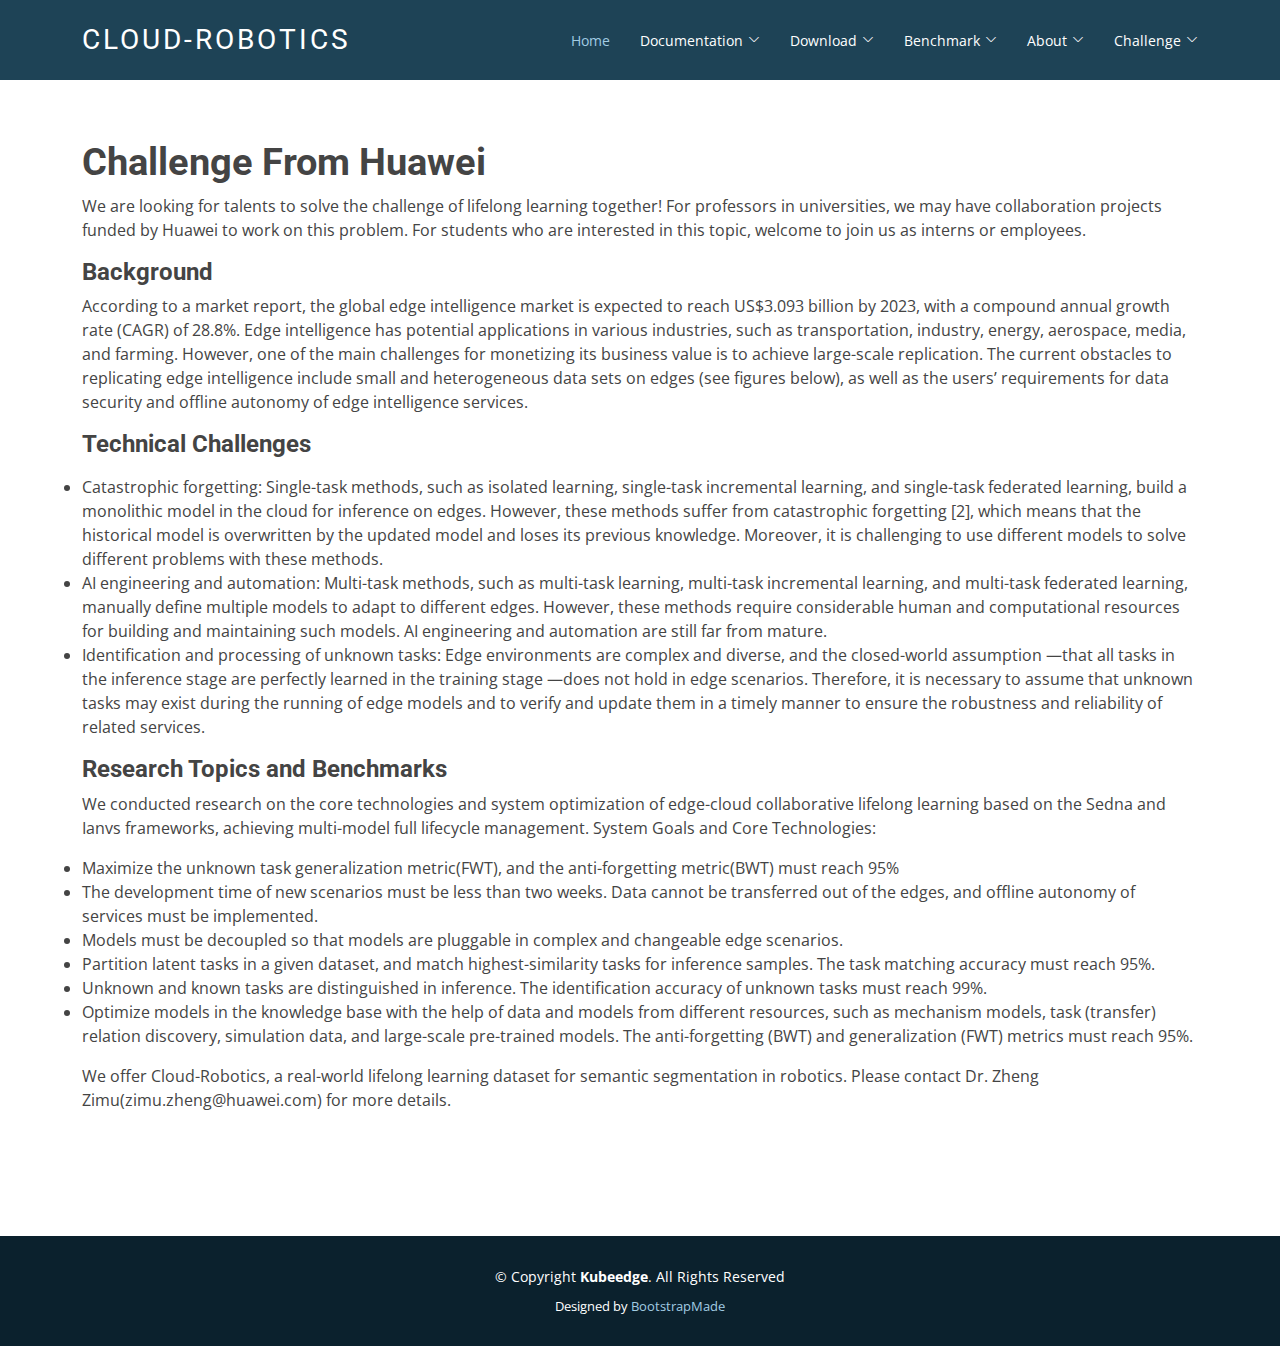
<file: challenge.html>
<!DOCTYPE html> 
<html lang="en"> 
    <head> 
        <meta charset="utf-8"> 
        <meta content="width=device-width, initial-scale=1.0" name="viewport"> 
        <title>Cloud-Robotics-Challenge</title>         
        <meta content="" name="description"> 
        <meta content="" name="keywords"> 
        <!-- Favicons -->         
        <link href="assets/img/favicon.png" rel="icon"> 
        <link href="assets/img/apple-touch-icon.png" rel="apple-touch-icon"> 
        <!-- Google Fonts -->         
        <link href="https://fonts.googleapis.com/css?family=Open+Sans:300,300i,400,400i,600,600i,700,700i|Roboto:300,300i,400,400i,500,500i,700,700i&display=swap" rel="stylesheet"> 
        <!-- Vendor CSS Files -->         
        <link href="assets/vendor/animate.css/animate.min.css" rel="stylesheet"> 
        <link href="assets/vendor/aos/aos.css" rel="stylesheet"> 
        <link href="assets/vendor/bootstrap/css/bootstrap.min.css" rel="stylesheet"> 
        <link href="assets/vendor/bootstrap-icons/bootstrap-icons.css" rel="stylesheet"> 
        <link href="assets/vendor/boxicons/css/boxicons.min.css" rel="stylesheet"> 
        <link href="assets/vendor/glightbox/css/glightbox.min.css" rel="stylesheet"> 
        <link href="assets/vendor/swiper/swiper-bundle.min.css" rel="stylesheet"> 
        <!-- Template Main CSS File -->         
        <link href="assets/css/style.css" rel="stylesheet"> 
        <!-- =======================================================
        * Template Name: Moderna - v4.2.0
        * Template URL: https://bootstrapmade.com/free-bootstrap-template-corporate-moderna/
        * Author: BootstrapMade.com
        * License: https://bootstrapmade.com/license/
        ======================================================== -->         
    </head>     
    <body> 
        <!-- ======= Header ======= -->         
        <header id="header" class="fixed-top d-flex align-items-center "> 
            <div class="container d-flex justify-content-between align-items-center"> 
                <div class="logo"> 
                    <h1 class="text-light"><a href="index.html"><span>Cloud-Robotics</span></a></h1> 
                    <!-- Uncomment below if you prefer to use an image logo -->                     
                    <!-- <a href="index.html"><img src="assets/img/logo.png" alt="" class="img-fluid"></a>-->                     
                </div>                 
                <nav id="navbar" class="navbar"> 
                    <ul> 
                        <li>
                            <a class="active" href="index.html">Home</a>
                        </li>                         
                        <li class="dropdown">
                            <a href="documentation-ss.html"><span>Documentation</span> <i class="bi bi-chevron-down"></i></a>
                            <ul> 
                                <li>
                                    <a href="documentation-ss.html">Semantic Segmentation</a>
                                </li>
                            </ul>                              
                        </li>                         
                        <li class="dropdown">
                            <a href="download.html"><span>Download</span> <i class="bi bi-chevron-down"></i></a>
                            <ul>
                                <li>
                                    <a href="download.html#instructions">Instructions</a>
                                </li>
                                <li>
                                    <a href="download.html#link">Links</a>
                                </li>                                 
                            </ul>                             
                        </li>                         
                        <li class="dropdown">
                            <a href="benchmark.html"><span>Benchmark</span> <i class="bi bi-chevron-down"></i></a> 
                            <ul> 
                                <li>
                                    <a href="benchmark.html#benchmark">Cloud-Robotics Benchmark</a>
                                </li>                                 
                            </ul>                             
                        </li>
                        <li class="dropdown">
                            <a href="about.html"><span>About</span> <i class="bi bi-chevron-down"></i></a>
                            <ul> 
                                <li>
                                    <a href="about.html#team">Team</a>
                                </li>                                 
                                <li>
                                    <a href="about.html#terms_of_use">Terms of Use</a>
                                </li>
                            </ul>                             
                        </li>          
                        <li class="dropdown">
                            <a href="challenge.html"><span>Challenge</span> <i class="bi bi-chevron-down"></i></a>
                            <ul> 
                                <li>
                                    <a href="challenge.html#challenge">Challenge</a>
                                </li>                                 
                            </ul>                             
                        </li>                            
                    </ul>                     
                    <i class="bi bi-list mobile-nav-toggle"></i> 
                </nav>
                <!-- .navbar -->                 
            </div>             
        </header>
        <!-- End Header -->         
        <main id="main"> 
            <!-- ======= Our Services Section ======= -->             
            <!-- End Our Services Section -->             
            <!-- ======= Services Section ======= -->             
            <section class="features"> 
                <div class="container">
                    <div class="row aos-init aos-animate" data-aos="fade-up"> 
                    </div>                     
                    <span class="anchor" id="challenge"></span>
                    <h3><b>Challenge From Huawei</b></h3>
                    <p> We are looking for talents to solve the challenge of lifelong learning together! For professors in universities, we may have collaboration projects funded by Huawei to work on this problem. For students who are interested in this topic, welcome to join us as interns or employees. 
                    </p>

                    <h4><b>Background</b></h4>
                    <p> According to a market report, the global edge intelligence market is expected to reach US$3.093 billion by 2023, with a compound annual growth rate (CAGR) of 28.8%. Edge intelligence has potential applications in various industries, such as transportation, industry, energy, aerospace, media, and farming. However, one of the main challenges for monetizing its business value is to achieve large-scale replication.
                        The current obstacles to replicating edge intelligence include small and heterogeneous data sets on edges (see figures below), as well as the users’ requirements for data security and offline autonomy of edge intelligence services.
                    </p>

                    <h4><b>Technical Challenges</b></h4>
                    <p><li> Catastrophic forgetting: Single-task methods, such as isolated learning, single-task incremental learning, and single-task federated learning, build a monolithic model in the cloud for inference on edges. However, these methods suffer from catastrophic forgetting [2], which means that the historical model is overwritten by the updated model and loses its previous knowledge. Moreover, it is challenging to use different models to solve different problems with these methods.
                    </li>
                    <li> AI engineering and automation: Multi-task methods, such as multi-task learning, multi-task incremental learning, and multi-task federated learning, manually define multiple models to adapt to different edges. However, these methods require considerable human and computational resources for building and maintaining such models. AI engineering and automation are still far from mature.
                    </li>
                    <li> Identification and processing of unknown tasks: Edge environments are complex and diverse, and the closed-world assumption —that all tasks in the inference stage are perfectly learned in the training stage —does not hold in edge scenarios. Therefore, it is necessary to assume that unknown tasks may exist during the running of edge models and to verify and update them in a timely manner to ensure the robustness and reliability of related services.
                    </li>
                    </p>

                    <h4><b>Research Topics and Benchmarks</b></h4>
                    <p>
                    We conducted research on the core technologies and system optimization of edge-cloud collaborative lifelong learning based on the Sedna and Ianvs frameworks, achieving multi-model full lifecycle management.
                    System Goals and Core Technologies:
                    <li> Maximize the unknown task generalization metric(FWT), and the anti-forgetting metric(BWT) must reach 95%
                    </li>
                    <li> The development time of new scenarios must be less than two weeks. Data cannot be transferred out of the edges, and offline autonomy of services must be implemented.
                    </li>
                    <li> Models must be decoupled so that models are pluggable in complex and changeable edge scenarios.
                    </li>
                    <li> Partition latent tasks in a given dataset, and match highest-similarity tasks for inference samples. The task matching accuracy must reach 95%.
                    </li>
                    <li> Unknown and known tasks are distinguished in inference. The identification accuracy of unknown tasks must reach 99%.
                    </li>
                    <li> Optimize models in the knowledge base with the help of data and models from different resources, such as mechanism models, task (transfer) relation discovery, simulation data, and large-scale pre-trained models. The anti-forgetting (BWT) and generalization (FWT) metrics must reach 95%.
                    </li>
                    </p>

                    <p>We offer Cloud-Robotics, a real-world lifelong learning dataset for semantic segmentation in robotics. Please contact Dr. Zheng Zimu(zimu.zheng@huawei.com) for more details. 
                    </p>
                    <div class="col-md-7 order-2 order-md-1 pt-5"> 
                    </div>
                </div>                 
            </section>
            <!-- End Services Section -->             
            <!-- ======= Why Us Section ======= -->             
            <!-- End Why Us Section -->             
            <!-- ======= Service Details Section ======= -->             
            <!-- End Service Details Section -->             
            <!-- ======= Pricing Section ======= -->             
            <!-- End Pricing Section -->             
        </main>
        <!-- End #main -->         
        <!-- ======= Footer ======= -->         
        <footer id="footer" data-aos-easing="ease-in-out" data-aos-duration="500"> 
            <div class="container"> 
                <div class="copyright"> 
                    &copy; Copyright 
                    <strong><span>Kubeedge</span></strong>. All Rights Reserved
                </div>                 
                <div class="credits"> 
                    <!-- All the links in the footer should remain intact. -->                     
                    <!-- You can delete the links only if you purchased the pro version. -->                     
                    <!-- Licensing information: https://bootstrapmade.com/license/ -->                     
                    <!-- Purchase the pro version with working PHP/AJAX contact form: https://bootstrapmade.com/free-bootstrap-template-corporate-moderna/ -->                     
                    Designed by 
                    <a href="https://bootstrapmade.com/">BootstrapMade</a> 
                </div>                 
            </div>             
        </footer>
        <!-- End Footer -->         
        <a href="#" class="back-to-top d-flex align-items-center justify-content-center"><i class="bi bi-arrow-up-short"></i></a> 
        <!-- Vendor JS Files -->         
        <script src="assets/vendor/aos/aos.js"></script>         
        <script src="assets/vendor/bootstrap/js/bootstrap.bundle.min.js"></script>         
        <script src="assets/vendor/glightbox/js/glightbox.min.js"></script>         
        <script src="assets/vendor/isotope-layout/isotope.pkgd.min.js"></script>         
        <script src="assets/vendor/php-email-form/validate.js"></script>         
        <script src="assets/vendor/purecounter/purecounter.js"></script>         
        <script src="assets/vendor/swiper/swiper-bundle.min.js"></script>         
        <script src="assets/vendor/waypoints/noframework.waypoints.js"></script>         
        <!-- Template Main JS File -->         
        <script src="assets/js/main.js"></script>         
    </body>     
</html>
</file>
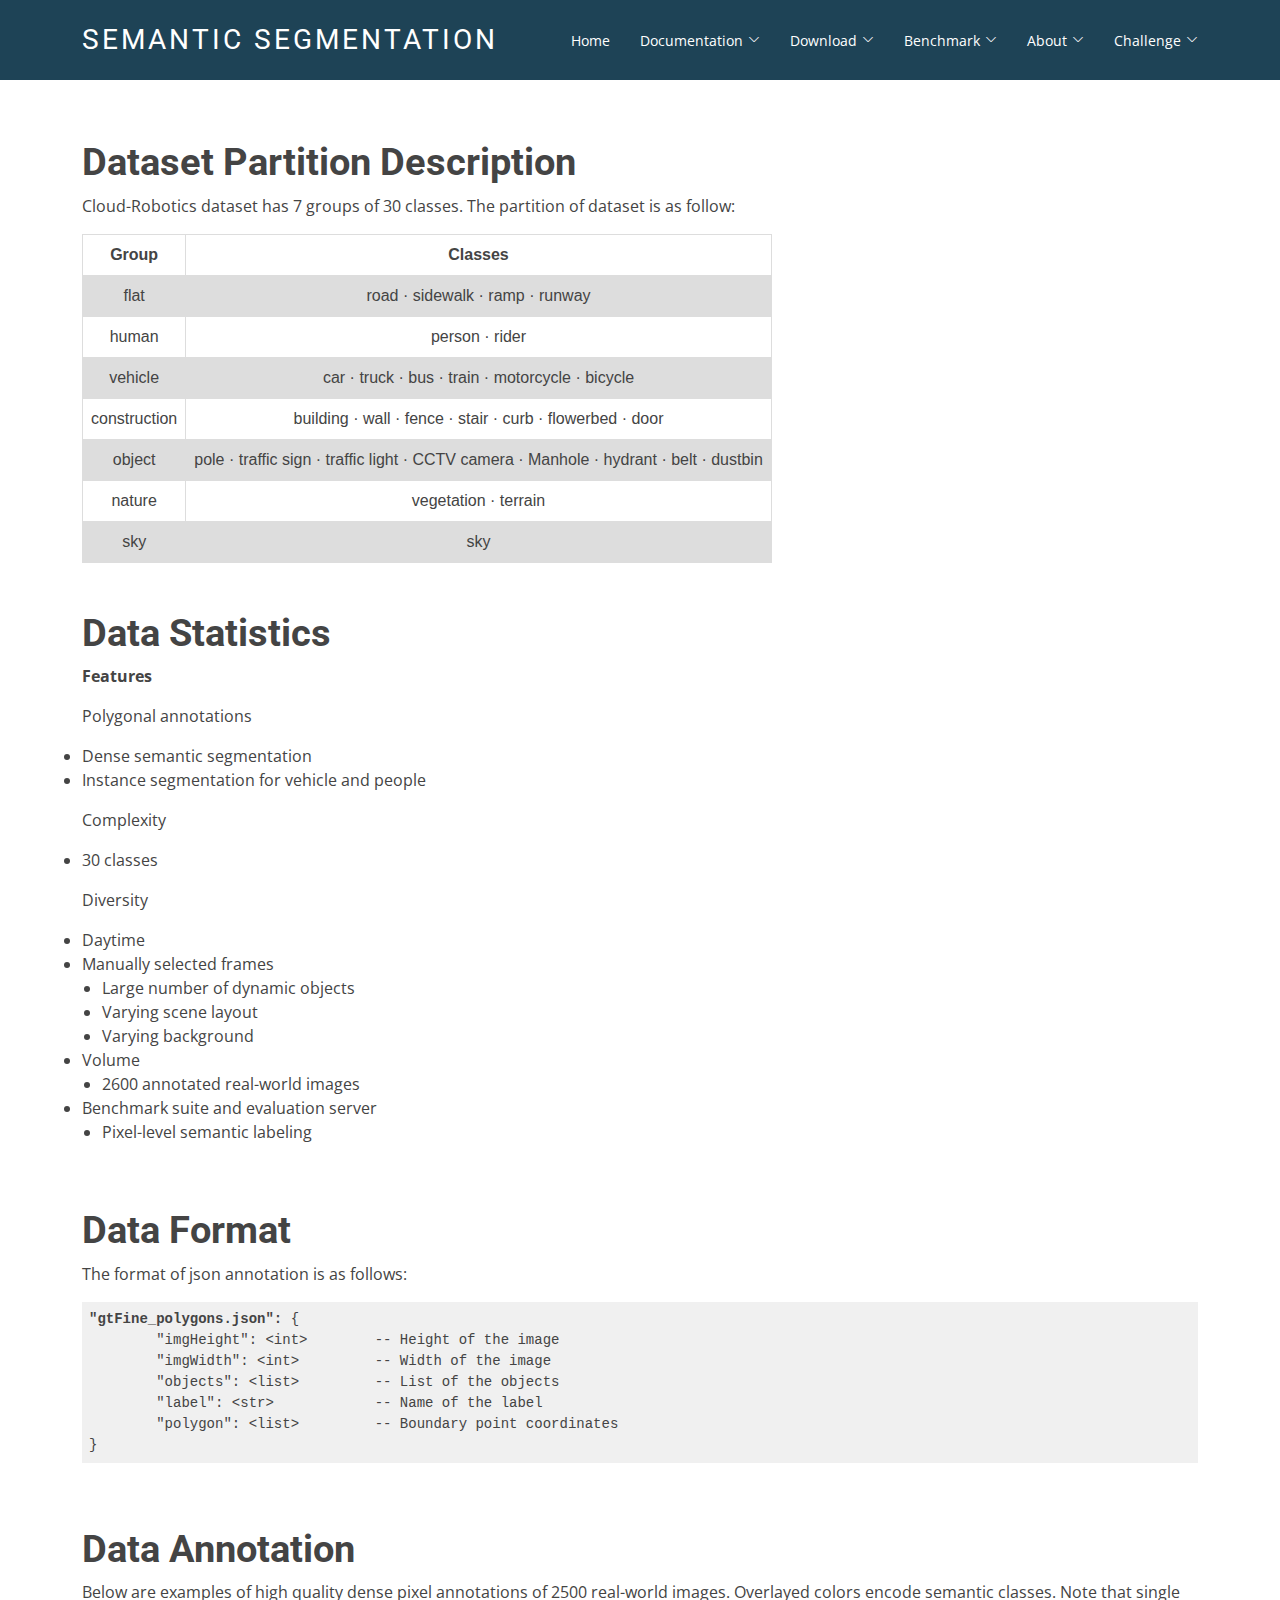
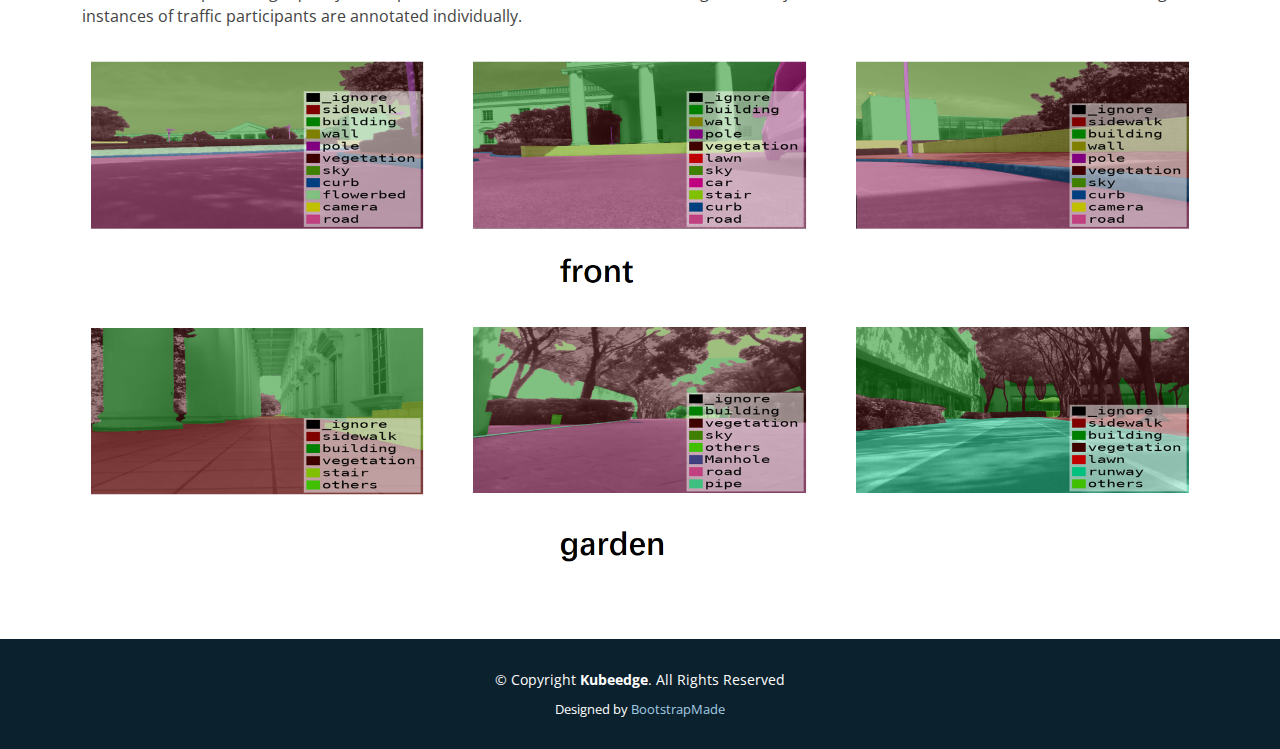
<file: documentation-ss.html>
<!DOCTYPE html> 
<html lang="en"> 
    <head> 
        <meta charset="utf-8"> 
        <meta content="width=device-width, initial-scale=1.0" name="viewport"> 
        <title>Cloud-Robotics-Documentation</title>         
        <meta content="" name="description"> 
        <meta content="" name="keywords"> 
        <!-- Favicons -->         
        <link href="assets/img/favicon.png" rel="icon"> 
        <link href="assets/img/apple-touch-icon.png" rel="apple-touch-icon"> 
        <!-- Google Fonts -->         
        <link href="https://fonts.googleapis.com/css?family=Open+Sans:300,300i,400,400i,600,600i,700,700i|Roboto:300,300i,400,400i,500,500i,700,700i&display=swap" rel="stylesheet"> 
        <!-- Vendor CSS Files -->         
        <link href="assets/vendor/animate.css/animate.min.css" rel="stylesheet"> 
        <link href="assets/vendor/aos/aos.css" rel="stylesheet"> 
        <link href="assets/vendor/bootstrap/css/bootstrap.min.css" rel="stylesheet"> 
        <link href="assets/vendor/bootstrap-icons/bootstrap-icons.css" rel="stylesheet"> 
        <link href="assets/vendor/boxicons/css/boxicons.min.css" rel="stylesheet"> 
        <link href="assets/vendor/glightbox/css/glightbox.min.css" rel="stylesheet"> 
        <link href="assets/vendor/swiper/swiper-bundle.min.css" rel="stylesheet"> 
        <!-- Template Main CSS File -->         
        <link href="assets/css/style.css" rel="stylesheet"> 
        <!-- =======================================================
        * Template Name: Moderna - v4.2.0
        * Template URL: https://bootstrapmade.com/free-bootstrap-template-corporate-moderna/
        * Author: BootstrapMade.com
        * License: https://bootstrapmade.com/license/
        ======================================================== -->         
    </head>     
    <body> 
        <!-- ======= Header ======= -->         
        <header id="header" class="fixed-top d-flex align-items-center"> 
            <div class="container d-flex justify-content-between align-items-center"> 
                <div class="logo"> 
                    <h1 class="text-light"><a href="index.html"><span>Semantic Segmentation</span></a></h1> 
                    <!-- Uncomment below if you prefer to use an image logo -->                     
                    <!-- <a href="index.html"><img src="assets/img/logo.png" alt="" class="img-fluid"></a>-->                     
                </div>                 
                <nav id="navbar" class="navbar"> 
                    <ul> 
                        <li>
                            <a href="index.html">Home</a>
                        </li>                         
                        <li class="dropdown">
                            <a href="documentation-ss.html"><span>Documentation</span> <i class="bi bi-chevron-down"></i></a>
                            <ul> 
                                <li>
                                    <a href="documentation-ss.html">Semantic Segmentation</a>
                                </li>
                            </ul>                              
                        </li>                         
                        <li class="dropdown">
                            <a href="download.html"><span>Download</span> <i class="bi bi-chevron-down"></i></a>
                            <ul> 
                                <li>
                                    <a href="download.html#instructions">Instructions</a>
                                </li>
                                <li>
                                    <a href="download.html#link">Links</a>
                                </li>                                  
                            </ul>                             
                        </li>                         
                        <li class="dropdown">
                            <a href="benchmark.html"><span>Benchmark</span> <i class="bi bi-chevron-down"></i></a> 
                            <ul> 
                                <li>
                                    <a href="benchmark.html#benchmark">Cloud-Robotics Benchmark</a>
                                </li>                                
                            </ul>                             
                        </li>
                        <li class="dropdown">
                            <a href="about.html"><span>About</span> <i class="bi bi-chevron-down"></i></a>
                            <ul> 
                                <li>
                                    <a href="about.html#team">Team</a>
                                </li>                                 
                                <li>
                                    <a href="about.html#terms_of_use">Terms of Use</a>
                                </li>
                            </ul>                             
                        </li>
                        <li class="dropdown">
                            <a href="challenge.html"><span>Challenge</span> <i class="bi bi-chevron-down"></i></a>
                            <ul> 
                                <li>
                                    <a href="challenge.html#challenge">Challenge</a>
                                </li>                                 
                            </ul>                             
                        </li>                                                               
                    </ul>                     
                    <i class="bi bi-list mobile-nav-toggle"></i> 
                </nav>
                <!-- .navbar -->                 
            </div>             
        </header>
        <!-- End Header -->         
        <main id="main"> 
            <!-- ======= Our Services Section ======= -->             
            <!-- End Our Services Section -->             
            <!-- ======= Services Section ======= -->             
            <section class="features"> 
                <div class="container">
                    <span class="anchor" id="dataset_partition_description"></span>
                    <h3><b>Dataset Partition Description</b></h3>
                    <p> Cloud-Robotics dataset has 7 groups of 30 classes. The partition of dataset is as follow: 
                    </p>
                    
                    <table>
                        <tr>
                          <th>Group</th>
                          <th>Classes</th>
                        </tr>
                        <tr>
                          <td>flat</td>
                          <td>road · sidewalk · ramp · runway</td>
                        </tr>
                         <tr>
                          <td>human</td>
                          <td>person · rider</td>
                         
                          </tr>
                        <tr>
                           <td>vehicle</td>
                          <td>car · truck · bus · train · motorcycle · bicycle</td>
                         </tr>
                         <tr>
                            <td>construction</td>
                           <td>building · wall · fence · stair · curb · flowerbed · door</td>
                          </tr>
                          <tr>
                            <td>object</td>
                           <td>	pole · traffic sign · traffic light · CCTV camera · Manhole · hydrant · belt · dustbin</td>
                          </tr>
                          <tr>
                            <td>nature</td>
                           <td>vegetation · terrain</td>
                          </tr>
                          <tr>
                            <td>sky</td>
                           <td>sky</td>
                          </tr>
                     </table>

                    <div class="col-md-7 order-2 order-md-1 pt-5"> </div>
                    <span class="anchor" id="data_statistics"></span>
                    <h3><b>Data Statistics</b></h3>
                    <p><b>Features</b></p>
          <p> 
            <span>Polygonal annotations</span>
            <li>Dense semantic segmentation</li>
            <li>Instance segmentation for vehicle and people</li>
            
         </p>
         <p> 
             <span>Complexity</span>
             <li>30 classes</li> 
          </p>
          <p> 
             <span>Diversity</span>
             <li>Daytime</li>
             <li>
                 Manually selected frames
                 <li style="margin-left: 20px;">Large number of dynamic objects</li>
                 <li style="margin-left: 20px;">Varying scene layout</li>
                 <li style="margin-left: 20px;">Varying background
                 </li>
             </li>
             <li>Volume
                 <li style="margin-left: 20px;">2600 annotated real-world images</li>
             </li>
             <li>Benchmark suite and evaluation server
                 <li style="margin-left: 20px;">Pixel-level semantic labeling</li>           
             </li>
          </p>

                    <div class="col-md-7 order-2 order-md-1 pt-5"> </div>
                    <span class="anchor" id="data_format"></span>
                    <h3><b>Data Format</b></h3>
                    <p> The format of json annotation is as follows:
                    </p>
                    <pre style="text-align: left; white-space: pre; display: block; overflow-x: auto; padding: 0.5em; background: rgb(240, 240, 240); color: rgb(68, 68, 68);">
<code><b>"gtFine_polygons.json":</b> {
        "imgHeight": &lt;int&gt;        -- Height of the image
        "imgWidth": &lt;int&gt;         -- Width of the image
        "objects": &lt;list&gt;         -- List of the objects
        "label": &lt;str&gt;            -- Name of the label
        "polygon": &lt;list&gt;         -- Boundary point coordinates
}
</code></pre>

                    <div class="col-md-7 order-2 order-md-1 pt-5"> </div>

                    <span class="anchor" id="data_annotation"></span>
                    <h3><b>Data Annotation</b></h3>
                    <p> 
                        Below are examples of high quality dense pixel annotations of 2500 real-world images. Overlayed colors encode semantic classes. Note that single instances of traffic participants are annotated individually.
                    </p>
                    <img src="assets/img/fine.png" style="width: 100%">
                </div>                 
            </section>
            <!-- End Services Section -->             
            <!-- ======= Why Us Section ======= -->             
            <!-- End Why Us Section -->             
            <!-- ======= Service Details Section ======= -->             
            <!-- End Service Details Section -->             
            <!-- ======= Pricing Section ======= -->             
            <!-- End Pricing Section -->             
        </main>
        <!-- End #main -->         
        <!-- ======= Footer ======= -->         
        <footer id="footer" data-aos-easing="ease-in-out" data-aos-duration="500"> 
            <div class="container"> 
                <div class="copyright"> 
                    &copy; Copyright 
                    <strong><span>Kubeedge</span></strong>. All Rights Reserved
                </div>                 
                <div class="credits"> 
                    <!-- All the links in the footer should remain intact. -->                     
                    <!-- You can delete the links only if you purchased the pro version. -->                     
                    <!-- Licensing information: https://bootstrapmade.com/license/ -->                     
                    <!-- Purchase the pro version with working PHP/AJAX contact form: https://bootstrapmade.com/free-bootstrap-template-corporate-moderna/ -->                     
                    Designed by 
                    <a href="https://bootstrapmade.com/">BootstrapMade</a> 
                </div>                 
            </div>             
        </footer>
        <!-- End Footer -->         
        <a href="#" class="back-to-top d-flex align-items-center justify-content-center"><i class="bi bi-arrow-up-short"></i></a> 
        <!-- Vendor JS Files -->         
        <script src="assets/vendor/aos/aos.js"></script>         
        <script src="assets/vendor/bootstrap/js/bootstrap.bundle.min.js"></script>         
        <script src="assets/vendor/glightbox/js/glightbox.min.js"></script>         
        <script src="assets/vendor/isotope-layout/isotope.pkgd.min.js"></script>         
        <script src="assets/vendor/php-email-form/validate.js"></script>         
        <script src="assets/vendor/purecounter/purecounter.js"></script>         
        <script src="assets/vendor/swiper/swiper-bundle.min.js"></script>         
        <script src="assets/vendor/waypoints/noframework.waypoints.js"></script>         
        <!-- Template Main JS File -->         
        <script src="assets/js/main.js"></script>         
    </body>     
</html>
</file>
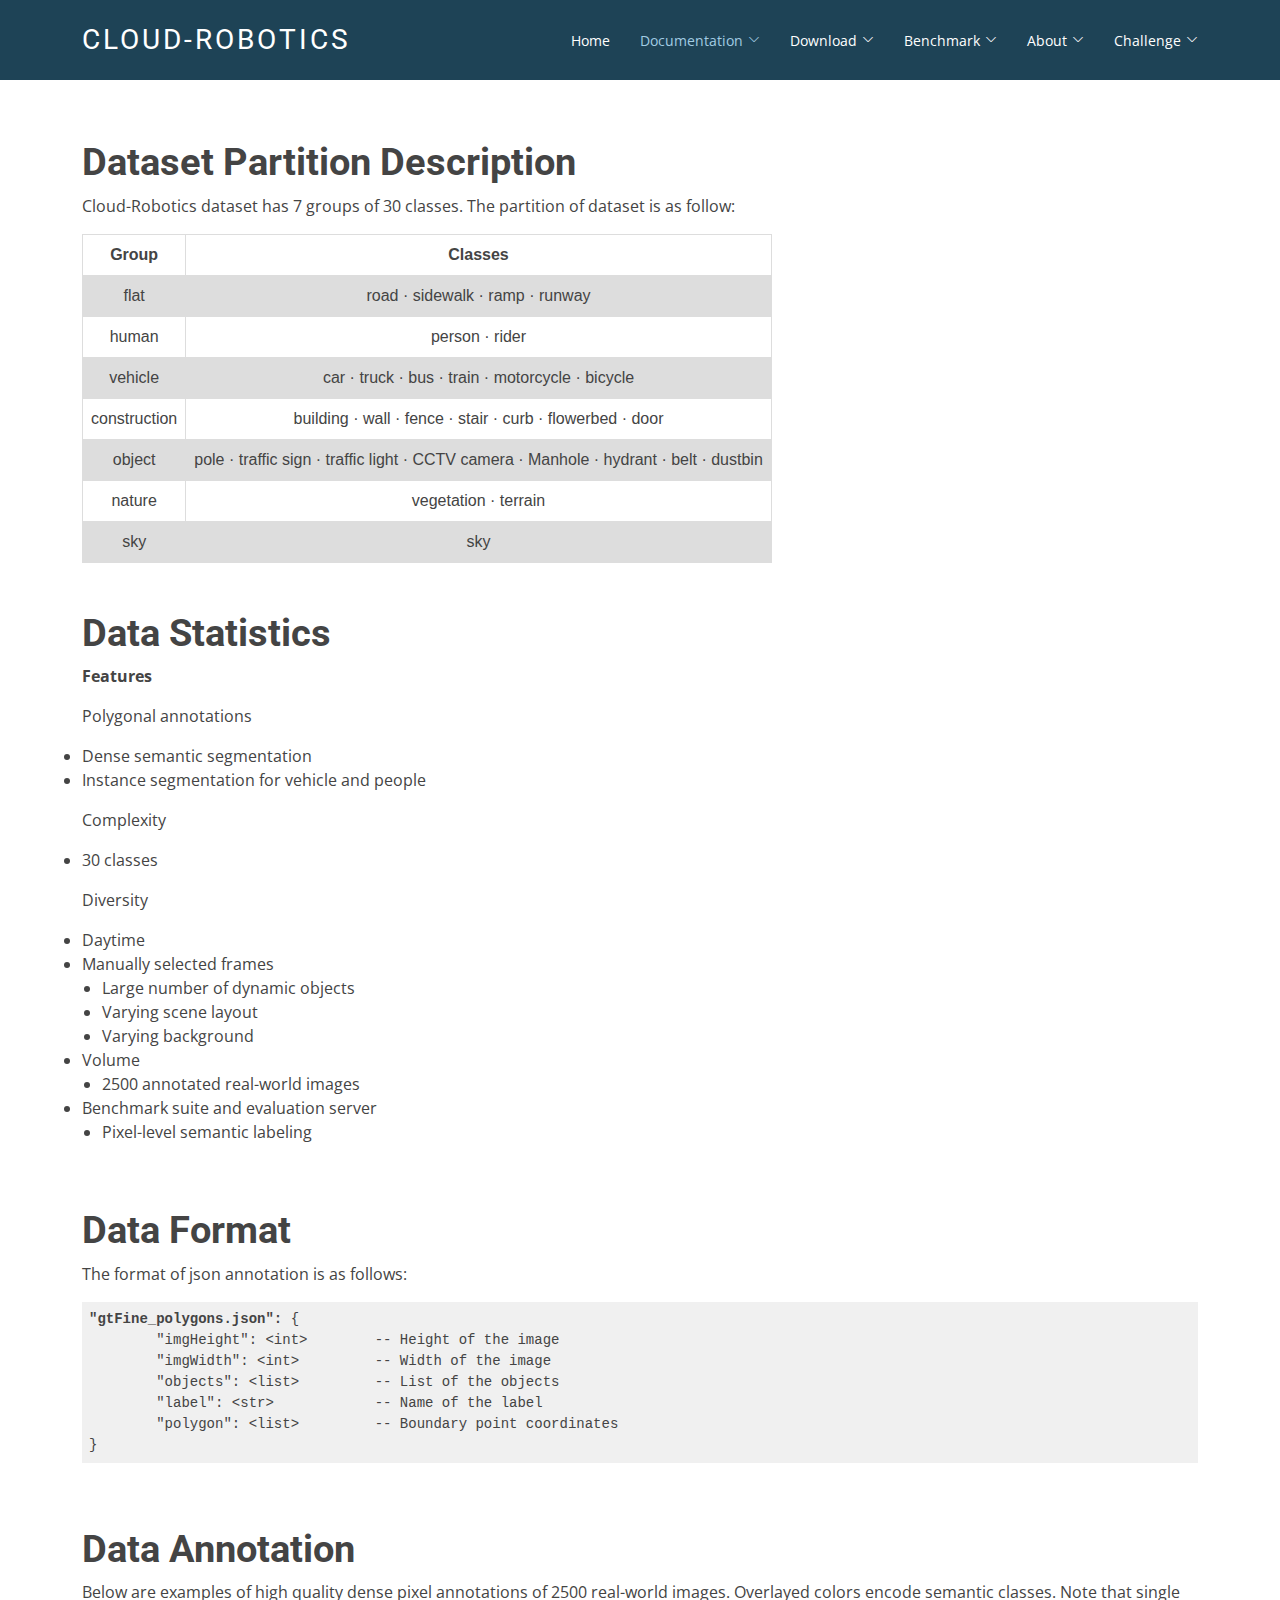
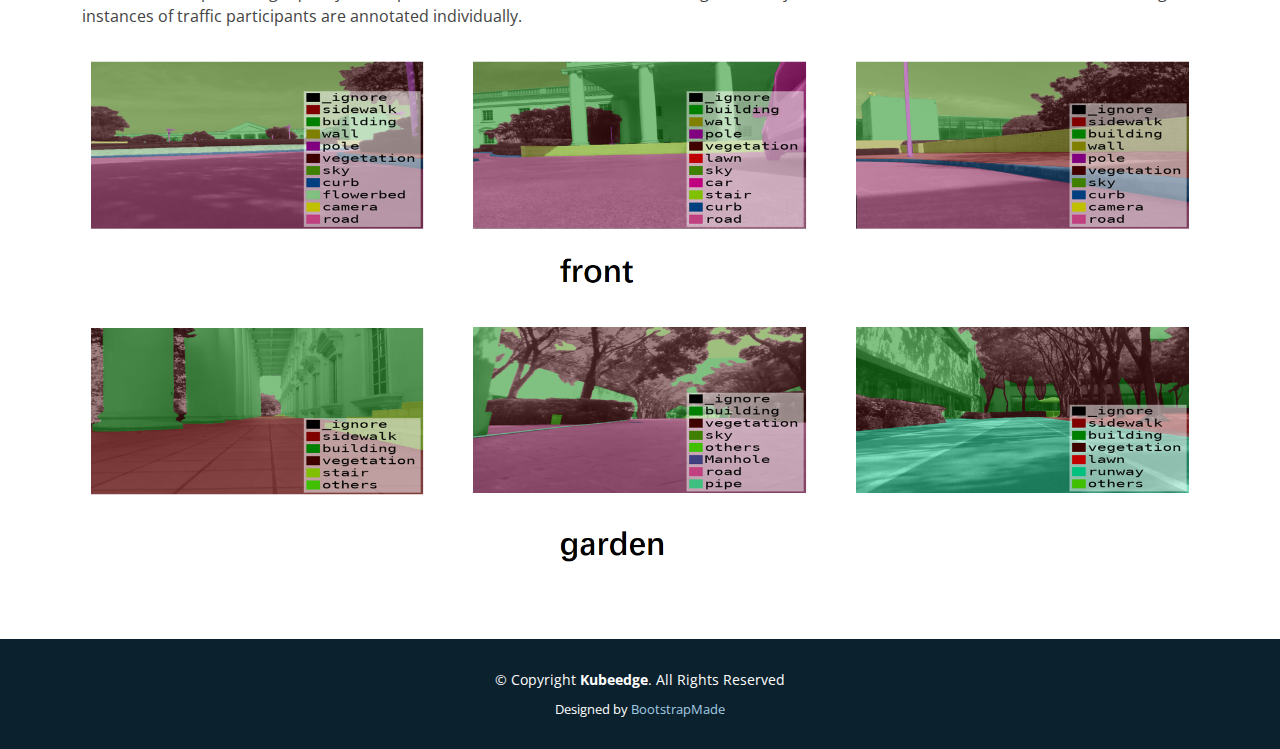
<file: documentation.html>
<!DOCTYPE html> 
<html lang="en"> 
    <head> 
        <meta charset="utf-8"> 
        <meta content="width=device-width, initial-scale=1.0" name="viewport"> 
        <title>Cloud-Robotics-Documentation</title>         
        <meta content="" name="description"> 
        <meta content="" name="keywords"> 
        <!-- Favicons -->         
        <link href="assets/img/favicon.png" rel="icon"> 
        <link href="assets/img/apple-touch-icon.png" rel="apple-touch-icon"> 
        <!-- Google Fonts -->         
        <link href="https://fonts.googleapis.com/css?family=Open+Sans:300,300i,400,400i,600,600i,700,700i|Roboto:300,300i,400,400i,500,500i,700,700i&display=swap" rel="stylesheet"> 
        <!-- Vendor CSS Files -->         
        <link href="assets/vendor/animate.css/animate.min.css" rel="stylesheet"> 
        <link href="assets/vendor/aos/aos.css" rel="stylesheet"> 
        <link href="assets/vendor/bootstrap/css/bootstrap.min.css" rel="stylesheet"> 
        <link href="assets/vendor/bootstrap-icons/bootstrap-icons.css" rel="stylesheet"> 
        <link href="assets/vendor/boxicons/css/boxicons.min.css" rel="stylesheet"> 
        <link href="assets/vendor/glightbox/css/glightbox.min.css" rel="stylesheet"> 
        <link href="assets/vendor/swiper/swiper-bundle.min.css" rel="stylesheet"> 
        <!-- Template Main CSS File -->         
        <link href="assets/css/style.css" rel="stylesheet"> 
        <!-- =======================================================
        * Template Name: Moderna - v4.2.0
        * Template URL: https://bootstrapmade.com/free-bootstrap-template-corporate-moderna/
        * Author: BootstrapMade.com
        * License: https://bootstrapmade.com/license/
        ======================================================== -->         
    </head>     
    <body> 
        <!-- ======= Header ======= -->         
        <header id="header" class="fixed-top d-flex align-items-center"> 
            <div class="container d-flex justify-content-between align-items-center"> 
                <div class="logo"> 
                    <h1 class="text-light"><a href="index.html"><span>Cloud-Robotics</span></a></h1> 
                    <!-- Uncomment below if you prefer to use an image logo -->                     
                    <!-- <a href="index.html"><img src="assets/img/logo.png" alt="" class="img-fluid"></a>-->                     
                </div>                 
                <nav id="navbar" class="navbar"> 
                    <ul> 
                        <li>
                            <a href="index.html">Home</a>
                        </li>                         
                        <li class="dropdown">
                            <a class="active" href="documentation.html"><span>Documentation</span> <i class="bi bi-chevron-down"></i></a>
                            <ul> 
                                <li>
                                    <a href="documentation.html#dataset_partition_description">Dataset Partition Description</a>
                                </li>
                                <li>
                                    <a href="documentation.html#data_statistics">Data Statistics</a>
                                </li>                                
                                <li>
                                    <a href="documentation.html#data_format">Data Format</a>
                                </li>                                 
                                <li>
                                    <a href="documentation.html#data_annotation">Data Annotation</a>
                                </li>                                                           
                            </ul>                             
                        </li>                         
                        <li class="dropdown">
                            <a href="download.html"><span>Download</span> <i class="bi bi-chevron-down"></i></a>
                            <ul> 
                                <li>
                                    <a href="download.html#instructions">Instructions</a>
                                </li>
                                <li>
                                    <a href="download.html#link">Links</a>
                                </li>                                  
                            </ul>                             
                        </li>                         
                        <li class="dropdown">
                            <a href="benchmark.html"><span>Benchmark</span> <i class="bi bi-chevron-down"></i></a> 
                            <ul> 
                                <li>
                                    <a href="benchmark.html#benchmark">Cloud-Robotics Benchmark</a>
                                </li>                                
                            </ul>                             
                        </li>
                        <li class="dropdown">
                            <a href="about.html"><span>About</span> <i class="bi bi-chevron-down"></i></a>
                            <ul> 
                                <li>
                                    <a href="about.html#team">Team</a>
                                </li>                                 
                                <li>
                                    <a href="about.html#terms_of_use">Terms of Use</a>
                                </li>
                            </ul>                             
                        </li>
                        <li class="dropdown">
                            <a href="challenge.html"><span>Challenge</span> <i class="bi bi-chevron-down"></i></a>
                            <ul> 
                                <li>
                                    <a href="challenge.html#challenge">Challenge</a>
                                </li>                                 
                            </ul>                             
                        </li>                                                               
                    </ul>                     
                    <i class="bi bi-list mobile-nav-toggle"></i> 
                </nav>
                <!-- .navbar -->                 
            </div>             
        </header>
        <!-- End Header -->         
        <main id="main"> 
            <!-- ======= Our Services Section ======= -->             
            <!-- End Our Services Section -->             
            <!-- ======= Services Section ======= -->             
            <section class="features"> 
                <div class="container">
                    <span class="anchor" id="dataset_partition_description"></span>
                    <h3><b>Dataset Partition Description</b></h3>
                    <p> Cloud-Robotics dataset has 7 groups of 30 classes. The partition of dataset is as follow: 
                    </p>
                    
                    <table>
                        <tr>
                          <th>Group</th>
                          <th>Classes</th>
                        </tr>
                        <tr>
                          <td>flat</td>
                          <td>road · sidewalk · ramp · runway</td>
                        </tr>
                         <tr>
                          <td>human</td>
                          <td>person · rider</td>
                         
                          </tr>
                        <tr>
                           <td>vehicle</td>
                          <td>car · truck · bus · train · motorcycle · bicycle</td>
                         </tr>
                         <tr>
                            <td>construction</td>
                           <td>building · wall · fence · stair · curb · flowerbed · door</td>
                          </tr>
                          <tr>
                            <td>object</td>
                           <td>	pole · traffic sign · traffic light · CCTV camera · Manhole · hydrant · belt · dustbin</td>
                          </tr>
                          <tr>
                            <td>nature</td>
                           <td>vegetation · terrain</td>
                          </tr>
                          <tr>
                            <td>sky</td>
                           <td>sky</td>
                          </tr>
                     </table>

                    <div class="col-md-7 order-2 order-md-1 pt-5"> </div>
                    <span class="anchor" id="data_statistics"></span>
                    <h3><b>Data Statistics</b></h3>
                    <p><b>Features</b></p>
          <p> 
            <span>Polygonal annotations</span>
            <li>Dense semantic segmentation</li>
            <li>Instance segmentation for vehicle and people</li>
            
         </p>
         <p> 
             <span>Complexity</span>
             <li>30 classes</li> 
          </p>
          <p> 
             <span>Diversity</span>
             <li>Daytime</li>
             <li>
                 Manually selected frames
                 <li style="margin-left: 20px;">Large number of dynamic objects</li>
                 <li style="margin-left: 20px;">Varying scene layout</li>
                 <li style="margin-left: 20px;">Varying background
                 </li>
             </li>
             <li>Volume
                 <li style="margin-left: 20px;">2500 annotated real-world images</li>
             </li>
             <li>Benchmark suite and evaluation server
                 <li style="margin-left: 20px;">Pixel-level semantic labeling</li>           
             </li>
          </p>

                    <div class="col-md-7 order-2 order-md-1 pt-5"> </div>
                    <span class="anchor" id="data_format"></span>
                    <h3><b>Data Format</b></h3>
                    <p> The format of json annotation is as follows:
                    </p>
                    <pre style="text-align: left; white-space: pre; display: block; overflow-x: auto; padding: 0.5em; background: rgb(240, 240, 240); color: rgb(68, 68, 68);">
<code><b>"gtFine_polygons.json":</b> {
        "imgHeight": &lt;int&gt;        -- Height of the image
        "imgWidth": &lt;int&gt;         -- Width of the image
        "objects": &lt;list&gt;         -- List of the objects
        "label": &lt;str&gt;            -- Name of the label
        "polygon": &lt;list&gt;         -- Boundary point coordinates
}
</code></pre>

                    <div class="col-md-7 order-2 order-md-1 pt-5"> </div>

                    <span class="anchor" id="data_annotation"></span>
                    <h3><b>Data Annotation</b></h3>
                    <p> 
                        Below are examples of high quality dense pixel annotations of 2500 real-world images. Overlayed colors encode semantic classes. Note that single instances of traffic participants are annotated individually.
                    </p>
                    <img src="assets/img/fine.png" style="width: 100%">
                </div>                 
            </section>
            <!-- End Services Section -->             
            <!-- ======= Why Us Section ======= -->             
            <!-- End Why Us Section -->             
            <!-- ======= Service Details Section ======= -->             
            <!-- End Service Details Section -->             
            <!-- ======= Pricing Section ======= -->             
            <!-- End Pricing Section -->             
        </main>
        <!-- End #main -->         
        <!-- ======= Footer ======= -->         
        <footer id="footer" data-aos-easing="ease-in-out" data-aos-duration="500"> 
            <div class="container"> 
                <div class="copyright"> 
                    &copy; Copyright 
                    <strong><span>Kubeedge</span></strong>. All Rights Reserved
                </div>                 
                <div class="credits"> 
                    <!-- All the links in the footer should remain intact. -->                     
                    <!-- You can delete the links only if you purchased the pro version. -->                     
                    <!-- Licensing information: https://bootstrapmade.com/license/ -->                     
                    <!-- Purchase the pro version with working PHP/AJAX contact form: https://bootstrapmade.com/free-bootstrap-template-corporate-moderna/ -->                     
                    Designed by 
                    <a href="https://bootstrapmade.com/">BootstrapMade</a> 
                </div>                 
            </div>             
        </footer>
        <!-- End Footer -->         
        <a href="#" class="back-to-top d-flex align-items-center justify-content-center"><i class="bi bi-arrow-up-short"></i></a> 
        <!-- Vendor JS Files -->         
        <script src="assets/vendor/aos/aos.js"></script>         
        <script src="assets/vendor/bootstrap/js/bootstrap.bundle.min.js"></script>         
        <script src="assets/vendor/glightbox/js/glightbox.min.js"></script>         
        <script src="assets/vendor/isotope-layout/isotope.pkgd.min.js"></script>         
        <script src="assets/vendor/php-email-form/validate.js"></script>         
        <script src="assets/vendor/purecounter/purecounter.js"></script>         
        <script src="assets/vendor/swiper/swiper-bundle.min.js"></script>         
        <script src="assets/vendor/waypoints/noframework.waypoints.js"></script>         
        <!-- Template Main JS File -->         
        <script src="assets/js/main.js"></script>         
    </body>     
</html>
</file>
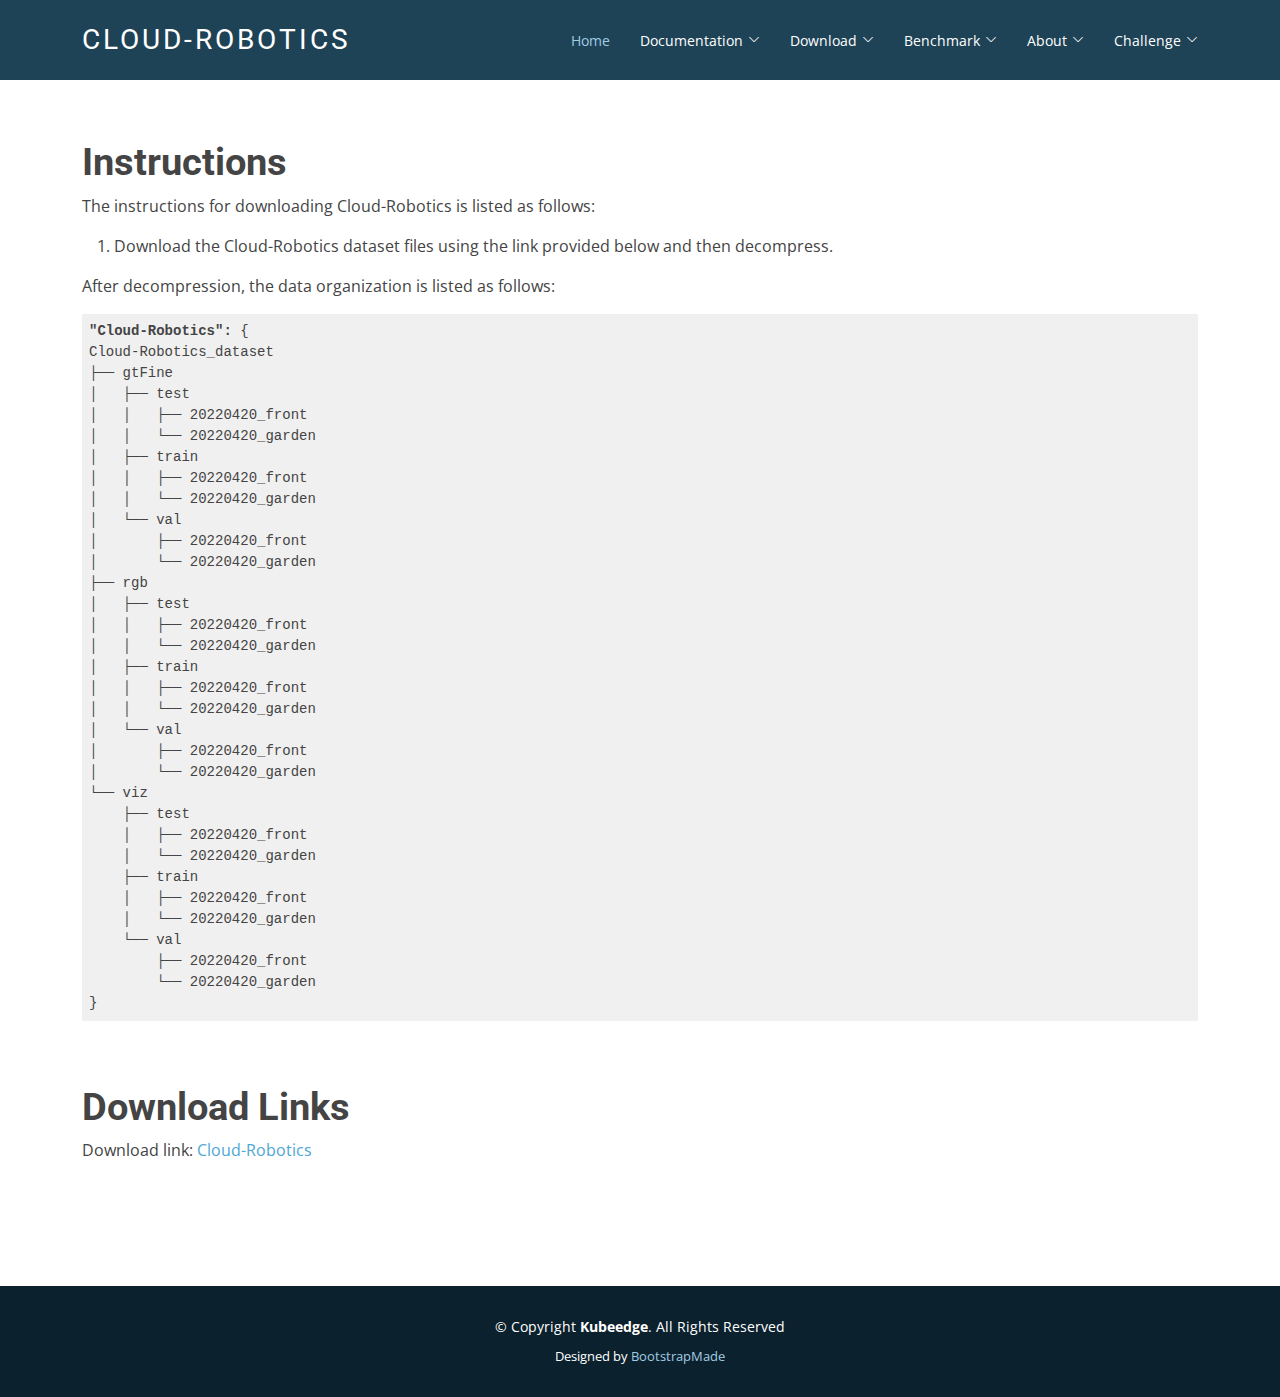
<file: download.html>
<!DOCTYPE html> 
<html lang="en"> 
    <head> 
        <meta charset="utf-8"> 
        <meta content="width=device-width, initial-scale=1.0" name="viewport"> 
        <title>Cloud-Robotics-Download</title>         
        <meta content="" name="description"> 
        <meta content="" name="keywords"> 
        <!-- Favicons -->         
        <link href="assets/img/favicon.png" rel="icon"> 
        <link href="assets/img/apple-touch-icon.png" rel="apple-touch-icon"> 
        <!-- Google Fonts -->         
        <link href="https://fonts.googleapis.com/css?family=Open+Sans:300,300i,400,400i,600,600i,700,700i|Roboto:300,300i,400,400i,500,500i,700,700i&display=swap" rel="stylesheet"> 
        <!-- Vendor CSS Files -->         
        <link href="assets/vendor/animate.css/animate.min.css" rel="stylesheet"> 
        <link href="assets/vendor/aos/aos.css" rel="stylesheet"> 
        <link href="assets/vendor/bootstrap/css/bootstrap.min.css" rel="stylesheet"> 
        <link href="assets/vendor/bootstrap-icons/bootstrap-icons.css" rel="stylesheet"> 
        <link href="assets/vendor/boxicons/css/boxicons.min.css" rel="stylesheet"> 
        <link href="assets/vendor/glightbox/css/glightbox.min.css" rel="stylesheet"> 
        <link href="assets/vendor/swiper/swiper-bundle.min.css" rel="stylesheet"> 
        <!-- Template Main CSS File -->         
        <link href="assets/css/style.css" rel="stylesheet"> 
        <!-- =======================================================
        * Template Name: Moderna - v4.2.0
        * Template URL: https://bootstrapmade.com/free-bootstrap-template-corporate-moderna/
        * Author: BootstrapMade.com
        * License: https://bootstrapmade.com/license/
        ======================================================== -->         
    </head>     
    <body> 
        <!-- ======= Header ======= -->         
        <header id="header" class="fixed-top d-flex align-items-center "> 
            <div class="container d-flex justify-content-between align-items-center"> 
                <div class="logo"> 
                    <h1 class="text-light"><a href="index.html"><span>Cloud-Robotics</span></a></h1> 
                    <!-- Uncomment below if you prefer to use an image logo -->                     
                    <!-- <a href="index.html"><img src="assets/img/logo.png" alt="" class="img-fluid"></a>-->                     
                </div>                 
                <nav id="navbar" class="navbar"> 
                    <ul> 
                        <li>
                            <a class="active" href="index.html">Home</a>
                        </li>                         
                        <li class="dropdown">
                            <a href="documentation-ss.html"><span>Documentation</span> <i class="bi bi-chevron-down"></i></a>
                            <ul> 
                                <li>
                                    <a href="documentation-ss.html">Semantic Segmentation</a>
                                </li>
                            </ul>                              
                        </li>                         
                        <li class="dropdown">
                            <a href="download.html"><span>Download</span> <i class="bi bi-chevron-down"></i></a>
                            <ul>
                                <li>
                                    <a href="download.html#instructions">Instructions</a>
                                </li>
                                <li>
                                    <a href="download.html#link">Links</a>
                                </li>                                 
                            </ul>                             
                        </li>                         
                        <li class="dropdown">
                            <a href="benchmark.html"><span>Benchmark</span> <i class="bi bi-chevron-down"></i></a> 
                            <ul> 
                                <li>
                                    <a href="benchmark.html#benchmark">Cloud-Robotics Benchmark</a>
                                </li>                                 
                            </ul>                             
                        </li>
                        <li class="dropdown">
                            <a href="about.html"><span>About</span> <i class="bi bi-chevron-down"></i></a>
                            <ul> 
                                <li>
                                    <a href="about.html#team">Team</a>
                                </li>                                 
                                <li>
                                    <a href="about.html#terms_of_use">Terms of Use</a>
                                </li>
                            </ul>                             
                        </li>
                        <li class="dropdown">
                            <a href="challenge.html"><span>Challenge</span> <i class="bi bi-chevron-down"></i></a>
                            <ul> 
                                <li>
                                    <a href="challenge.html#challenge">Challenge</a>
                                </li>                                 
                            </ul>                             
                        </li>                                                    
                    </ul>                     
                    <i class="bi bi-list mobile-nav-toggle"></i> 
                </nav>
                <!-- .navbar -->                 
            </div>             
        </header>
        <!-- End Header -->         
        <main id="main"> 
            <!-- ======= Our Services Section ======= -->             
            <!-- End Our Services Section -->             
            <!-- ======= Services Section ======= -->             
            <section class="features"> 
                <div class="container">
                    <div class="row aos-init aos-animate" data-aos="fade-up"></div>              
                    <span class="anchor" id="instructions"></span>
                    <h3><b>Instructions</b></h3>
                    <p>The instructions for downloading Cloud-Robotics is listed as follows:</p>
                    <ol>
                      <li>Download the Cloud-Robotics dataset files using the link provided below and then decompress.</li>
                    </ol>
                    <p> After decompression, the data organization is listed as follows: </p>
                    <pre style="text-align: left; white-space: pre; display: block; overflow-x: auto; padding: 0.5em; background: rgb(240, 240, 240); color: rgb(68, 68, 68);">
<code><b>"Cloud-Robotics":</b> {
Cloud-Robotics_dataset
├── gtFine
│   ├── test
│   │   ├── 20220420_front
│   │   └── 20220420_garden
│   ├── train
│   │   ├── 20220420_front
│   │   └── 20220420_garden
│   └── val
│       ├── 20220420_front
│       └── 20220420_garden
├── rgb
│   ├── test
│   │   ├── 20220420_front
│   │   └── 20220420_garden
│   ├── train
│   │   ├── 20220420_front
│   │   └── 20220420_garden
│   └── val
│       ├── 20220420_front
│       └── 20220420_garden
└── viz
    ├── test
    │   ├── 20220420_front
    │   └── 20220420_garden
    ├── train
    │   ├── 20220420_front
    │   └── 20220420_garden
    └── val
        ├── 20220420_front
        └── 20220420_garden
}
</code></pre>
                    <div class="row aos-init aos-animate" data-aos="fade-up">
                        <div class="col-md-7 order-2 order-md-1 pt-5"> 
                        </div>                         
                    </div>
                    
                    <span class="anchor" id="link"></span>
                    <h3><b>Download Links</b></h3>
                    <p> 
                        Download link:  <a href="https://www.kaggle.com/datasets/hsj576/cloud-robotics" target="_blank">Cloud-Robotics</a></br>
                    </p>

                    <div class="row aos-init aos-animate" data-aos="fade-up">
                        <div class="col-md-7 order-2 order-md-1 pt-5"> 
                    </div>                         
            </section>
            <!-- End Services Section -->             
            <!-- ======= Why Us Section ======= -->             
            <!-- End Why Us Section -->             
            <!-- ======= Service Details Section ======= -->             
            <!-- End Service Details Section -->             
            <!-- ======= Pricing Section ======= -->             
            <!-- End Pricing Section -->             
        </main>
        <!-- End #main -->         
        <!-- ======= Footer ======= -->         
        <footer id="footer" data-aos-easing="ease-in-out" data-aos-duration="500"> 
            <div class="container"> 
                <div class="copyright"> 
                    &copy; Copyright 
                    <strong><span>Kubeedge</span></strong>. All Rights Reserved
                </div>                 
                <div class="credits"> 
                    <!-- All the links in the footer should remain intact. -->                     
                    <!-- You can delete the links only if you purchased the pro version. -->                     
                    <!-- Licensing information: https://bootstrapmade.com/license/ -->                     
                    <!-- Purchase the pro version with working PHP/AJAX contact form: https://bootstrapmade.com/free-bootstrap-template-corporate-moderna/ -->                     
                    Designed by 
                    <a href="https://bootstrapmade.com/">BootstrapMade</a> 
                </div>                 
            </div>             
        </footer>
        <!-- End Footer -->         
        <a href="#" class="back-to-top d-flex align-items-center justify-content-center"><i class="bi bi-arrow-up-short"></i></a> 
        <!-- Vendor JS Files -->         
        <script src="assets/vendor/aos/aos.js"></script>         
        <script src="assets/vendor/bootstrap/js/bootstrap.bundle.min.js"></script>         
        <script src="assets/vendor/glightbox/js/glightbox.min.js"></script>         
        <script src="assets/vendor/isotope-layout/isotope.pkgd.min.js"></script>         
        <script src="assets/vendor/php-email-form/validate.js"></script>         
        <script src="assets/vendor/purecounter/purecounter.js"></script>         
        <script src="assets/vendor/swiper/swiper-bundle.min.js"></script>         
        <script src="assets/vendor/waypoints/noframework.waypoints.js"></script>         
        <!-- Template Main JS File -->         
        <script src="assets/js/main.js"></script>         
    </body>     
</html>
</file>
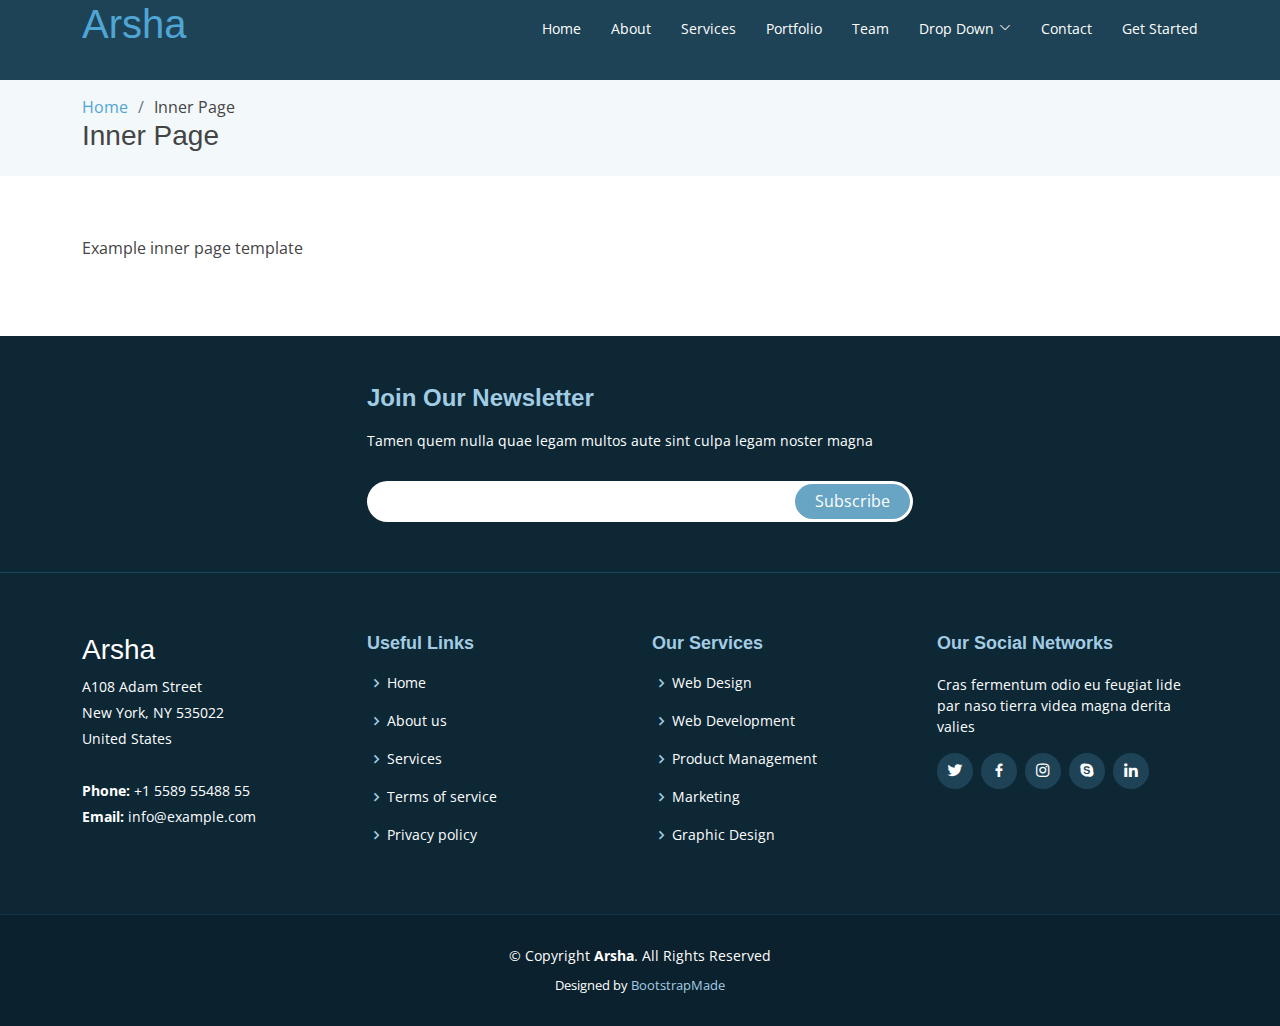
<file: inner-page.html>
<!DOCTYPE html>
<html lang="en">

<head>
  <meta charset="utf-8">
  <meta content="width=device-width, initial-scale=1.0" name="viewport">

  <title>Inner Page - Arsha Bootstrap Template</title>
  <meta content="" name="description">
  <meta content="" name="keywords">

  <!-- Favicons -->
  <link href="assets/img/favicon.png" rel="icon">
  <link href="assets/img/apple-touch-icon.png" rel="apple-touch-icon">

  <!-- Google Fonts -->
  <link href="https://fonts.googleapis.com/css?family=Open+Sans:300,300i,400,400i,600,600i,700,700i|Jost:300,300i,400,400i,500,500i,600,600i,700,700i|Poppins:300,300i,400,400i,500,500i,600,600i,700,700i" rel="stylesheet">

  <!-- Vendor CSS Files -->
  <link href="assets/vendor/aos/aos.css" rel="stylesheet">
  <link href="assets/vendor/bootstrap/css/bootstrap.min.css" rel="stylesheet">
  <link href="assets/vendor/bootstrap-icons/bootstrap-icons.css" rel="stylesheet">
  <link href="assets/vendor/boxicons/css/boxicons.min.css" rel="stylesheet">
  <link href="assets/vendor/glightbox/css/glightbox.min.css" rel="stylesheet">
  <link href="assets/vendor/remixicon/remixicon.css" rel="stylesheet">
  <link href="assets/vendor/swiper/swiper-bundle.min.css" rel="stylesheet">

  <!-- Template Main CSS File -->
  <link href="assets/css/style.css" rel="stylesheet">

  <!-- =======================================================
  * Template Name: Arsha - v4.11.0
  * Template URL: https://bootstrapmade.com/arsha-free-bootstrap-html-template-corporate/
  * Author: BootstrapMade.com
  * License: https://bootstrapmade.com/license/
  ======================================================== -->
</head>

<body>

  <!-- ======= Header ======= -->
  <header id="header" class="fixed-top header-inner-pages">
    <div class="container d-flex align-items-center">

      <h1 class="logo me-auto"><a href="index.html">Arsha</a></h1>
      <!-- Uncomment below if you prefer to use an image logo -->
      <!-- <a href="index.html" class="logo me-auto"><img src="assets/img/logo.png" alt="" class="img-fluid"></a>-->

      <nav id="navbar" class="navbar">
        <ul>
          <li><a class="nav-link scrollto " href="#hero">Home</a></li>
          <li><a class="nav-link scrollto" href="#about">About</a></li>
          <li><a class="nav-link scrollto" href="#services">Services</a></li>
          <li><a class="nav-link   scrollto" href="#portfolio">Portfolio</a></li>
          <li><a class="nav-link scrollto" href="#team">Team</a></li>
          <li class="dropdown"><a href="#"><span>Drop Down</span> <i class="bi bi-chevron-down"></i></a>
            <ul>
              <li><a href="#">Drop Down 1</a></li>
              <li class="dropdown"><a href="#"><span>Deep Drop Down</span> <i class="bi bi-chevron-right"></i></a>
                <ul>
                  <li><a href="#">Deep Drop Down 1</a></li>
                  <li><a href="#">Deep Drop Down 2</a></li>
                  <li><a href="#">Deep Drop Down 3</a></li>
                  <li><a href="#">Deep Drop Down 4</a></li>
                  <li><a href="#">Deep Drop Down 5</a></li>
                </ul>
              </li>
              <li><a href="#">Drop Down 2</a></li>
              <li><a href="#">Drop Down 3</a></li>
              <li><a href="#">Drop Down 4</a></li>
            </ul>
          </li>
          <li><a class="nav-link scrollto" href="#contact">Contact</a></li>
          <li><a class="getstarted scrollto" href="#about">Get Started</a></li>
        </ul>
        <i class="bi bi-list mobile-nav-toggle"></i>
      </nav><!-- .navbar -->

    </div>
  </header><!-- End Header -->

  <main id="main">

    <!-- ======= Breadcrumbs ======= -->
    <section id="breadcrumbs" class="breadcrumbs">
      <div class="container">

        <ol>
          <li><a href="index.html">Home</a></li>
          <li>Inner Page</li>
        </ol>
        <h2>Inner Page</h2>

      </div>
    </section><!-- End Breadcrumbs -->

    <section class="inner-page">
      <div class="container">
        <p>
          Example inner page template
        </p>
      </div>
    </section>

  </main><!-- End #main -->

  <!-- ======= Footer ======= -->
  <footer id="footer">

    <div class="footer-newsletter">
      <div class="container">
        <div class="row justify-content-center">
          <div class="col-lg-6">
            <h4>Join Our Newsletter</h4>
            <p>Tamen quem nulla quae legam multos aute sint culpa legam noster magna</p>
            <form action="" method="post">
              <input type="email" name="email"><input type="submit" value="Subscribe">
            </form>
          </div>
        </div>
      </div>
    </div>

    <div class="footer-top">
      <div class="container">
        <div class="row">

          <div class="col-lg-3 col-md-6 footer-contact">
            <h3>Arsha</h3>
            <p>
              A108 Adam Street <br>
              New York, NY 535022<br>
              United States <br><br>
              <strong>Phone:</strong> +1 5589 55488 55<br>
              <strong>Email:</strong> info@example.com<br>
            </p>
          </div>

          <div class="col-lg-3 col-md-6 footer-links">
            <h4>Useful Links</h4>
            <ul>
              <li><i class="bx bx-chevron-right"></i> <a href="#">Home</a></li>
              <li><i class="bx bx-chevron-right"></i> <a href="#">About us</a></li>
              <li><i class="bx bx-chevron-right"></i> <a href="#">Services</a></li>
              <li><i class="bx bx-chevron-right"></i> <a href="#">Terms of service</a></li>
              <li><i class="bx bx-chevron-right"></i> <a href="#">Privacy policy</a></li>
            </ul>
          </div>

          <div class="col-lg-3 col-md-6 footer-links">
            <h4>Our Services</h4>
            <ul>
              <li><i class="bx bx-chevron-right"></i> <a href="#">Web Design</a></li>
              <li><i class="bx bx-chevron-right"></i> <a href="#">Web Development</a></li>
              <li><i class="bx bx-chevron-right"></i> <a href="#">Product Management</a></li>
              <li><i class="bx bx-chevron-right"></i> <a href="#">Marketing</a></li>
              <li><i class="bx bx-chevron-right"></i> <a href="#">Graphic Design</a></li>
            </ul>
          </div>

          <div class="col-lg-3 col-md-6 footer-links">
            <h4>Our Social Networks</h4>
            <p>Cras fermentum odio eu feugiat lide par naso tierra videa magna derita valies</p>
            <div class="social-links mt-3">
              <a href="#" class="twitter"><i class="bx bxl-twitter"></i></a>
              <a href="#" class="facebook"><i class="bx bxl-facebook"></i></a>
              <a href="#" class="instagram"><i class="bx bxl-instagram"></i></a>
              <a href="#" class="google-plus"><i class="bx bxl-skype"></i></a>
              <a href="#" class="linkedin"><i class="bx bxl-linkedin"></i></a>
            </div>
          </div>

        </div>
      </div>
    </div>

    <div class="container footer-bottom clearfix">
      <div class="copyright">
        &copy; Copyright <strong><span>Arsha</span></strong>. All Rights Reserved
      </div>
      <div class="credits">
        <!-- All the links in the footer should remain intact. -->
        <!-- You can delete the links only if you purchased the pro version. -->
        <!-- Licensing information: https://bootstrapmade.com/license/ -->
        <!-- Purchase the pro version with working PHP/AJAX contact form: https://bootstrapmade.com/arsha-free-bootstrap-html-template-corporate/ -->
        Designed by <a href="https://bootstrapmade.com/">BootstrapMade</a>
      </div>
    </div>
  </footer><!-- End Footer -->

  <div id="preloader"></div>
  <a href="#" class="back-to-top d-flex align-items-center justify-content-center"><i class="bi bi-arrow-up-short"></i></a>

  <!-- Vendor JS Files -->
  <script src="assets/vendor/aos/aos.js"></script>
  <script src="assets/vendor/bootstrap/js/bootstrap.bundle.min.js"></script>
  <script src="assets/vendor/glightbox/js/glightbox.min.js"></script>
  <script src="assets/vendor/isotope-layout/isotope.pkgd.min.js"></script>
  <script src="assets/vendor/swiper/swiper-bundle.min.js"></script>
  <script src="assets/vendor/waypoints/noframework.waypoints.js"></script>
  <script src="assets/vendor/php-email-form/validate.js"></script>

  <!-- Template Main JS File -->
  <script src="assets/js/main.js"></script>

</body>

</html>
</file>
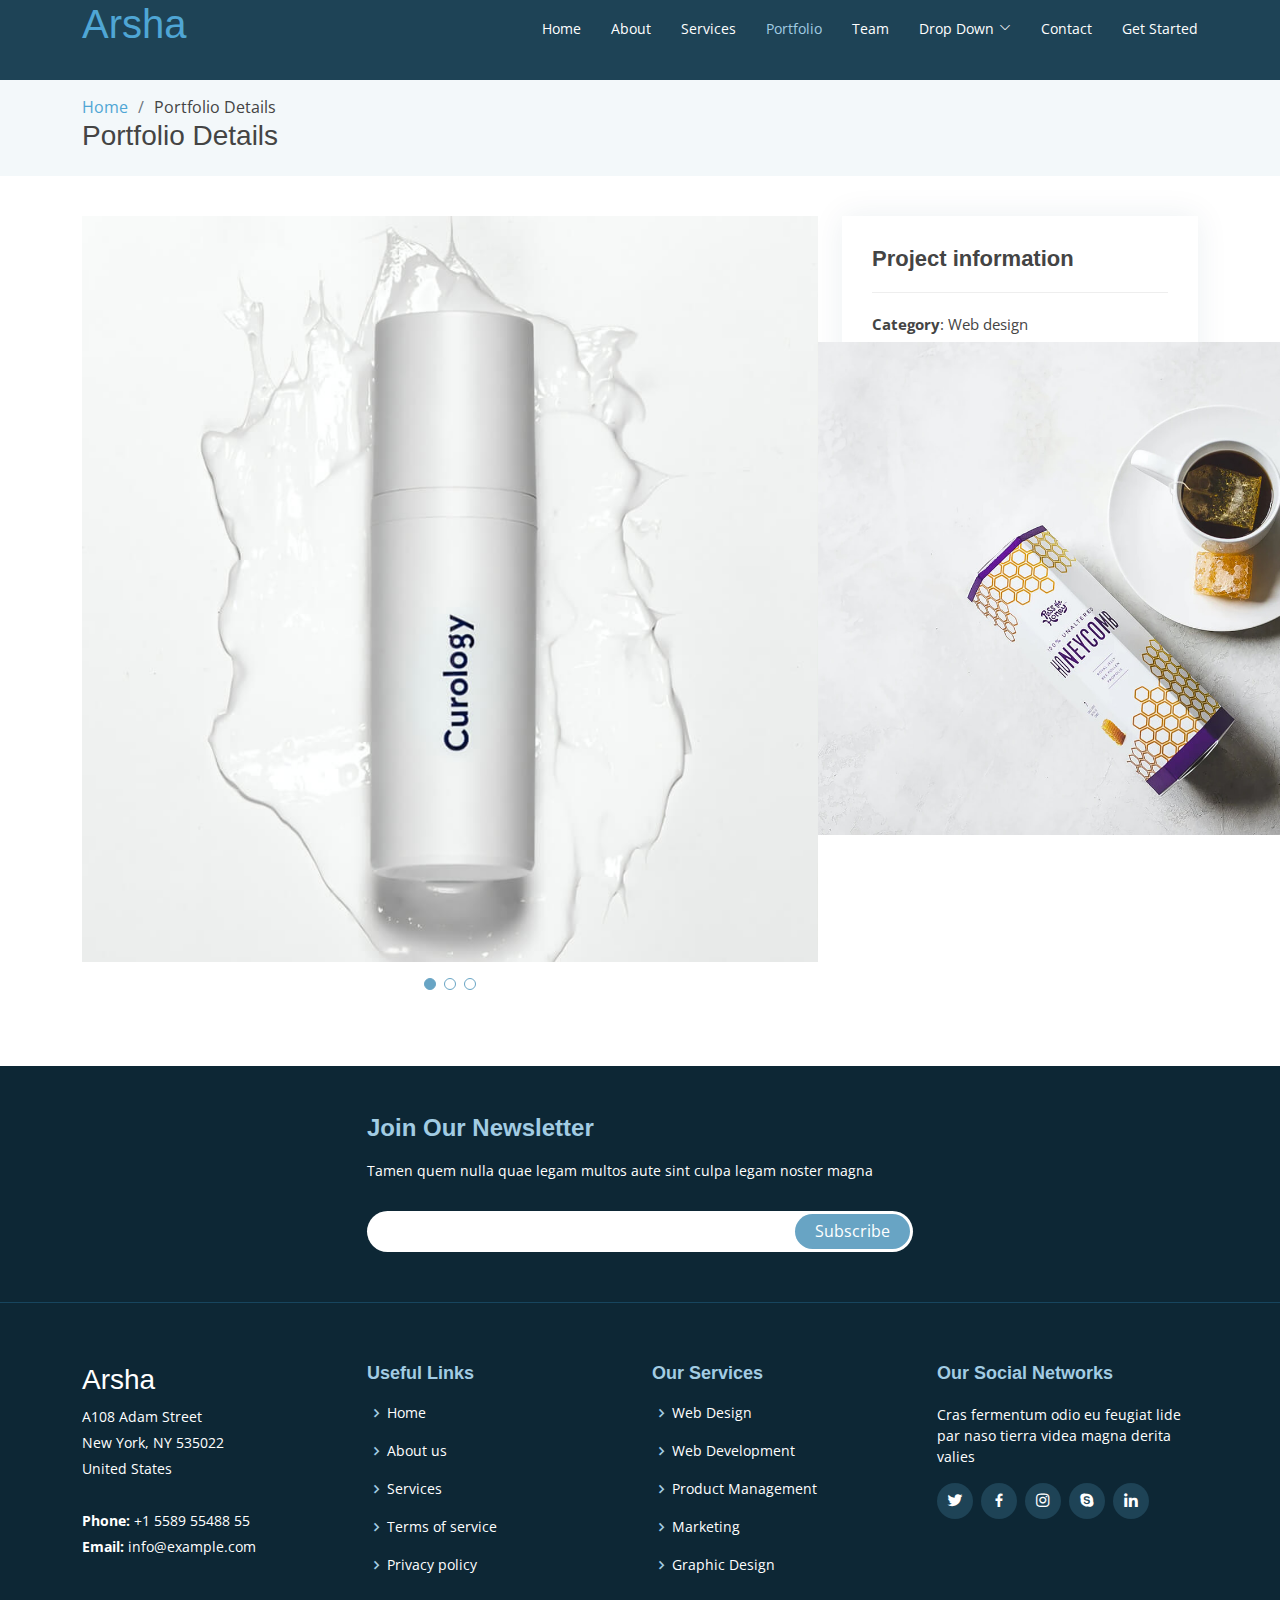
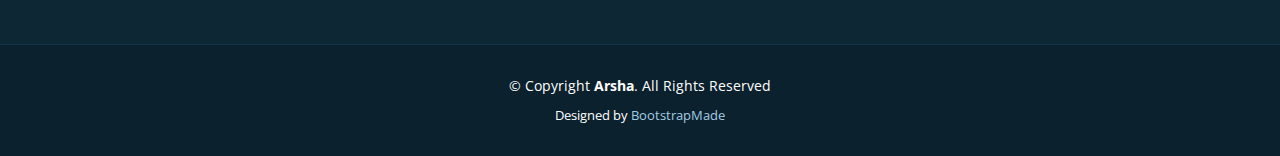
<file: portfolio-details.html>
<!DOCTYPE html>
<html lang="en">

<head>
  <meta charset="utf-8">
  <meta content="width=device-width, initial-scale=1.0" name="viewport">

  <title>Portfolio Details - Arsha Bootstrap Template</title>
  <meta content="" name="description">
  <meta content="" name="keywords">

  <!-- Favicons -->
  <link href="assets/img/favicon.png" rel="icon">
  <link href="assets/img/apple-touch-icon.png" rel="apple-touch-icon">

  <!-- Google Fonts -->
  <link href="https://fonts.googleapis.com/css?family=Open+Sans:300,300i,400,400i,600,600i,700,700i|Jost:300,300i,400,400i,500,500i,600,600i,700,700i|Poppins:300,300i,400,400i,500,500i,600,600i,700,700i" rel="stylesheet">

  <!-- Vendor CSS Files -->
  <link href="assets/vendor/aos/aos.css" rel="stylesheet">
  <link href="assets/vendor/bootstrap/css/bootstrap.min.css" rel="stylesheet">
  <link href="assets/vendor/bootstrap-icons/bootstrap-icons.css" rel="stylesheet">
  <link href="assets/vendor/boxicons/css/boxicons.min.css" rel="stylesheet">
  <link href="assets/vendor/glightbox/css/glightbox.min.css" rel="stylesheet">
  <link href="assets/vendor/remixicon/remixicon.css" rel="stylesheet">
  <link href="assets/vendor/swiper/swiper-bundle.min.css" rel="stylesheet">

  <!-- Template Main CSS File -->
  <link href="assets/css/style.css" rel="stylesheet">

  <!-- =======================================================
  * Template Name: Arsha - v4.11.0
  * Template URL: https://bootstrapmade.com/arsha-free-bootstrap-html-template-corporate/
  * Author: BootstrapMade.com
  * License: https://bootstrapmade.com/license/
  ======================================================== -->
</head>

<body>

  <!-- ======= Header ======= -->
  <header id="header" class="fixed-top header-inner-pages">
    <div class="container d-flex align-items-center">

      <h1 class="logo me-auto"><a href="index.html">Arsha</a></h1>
      <!-- Uncomment below if you prefer to use an image logo -->
      <!-- <a href="index.html" class="logo me-auto"><img src="assets/img/logo.png" alt="" class="img-fluid"></a>-->

      <nav id="navbar" class="navbar">
        <ul>
          <li><a class="nav-link scrollto " href="#hero">Home</a></li>
          <li><a class="nav-link scrollto" href="#about">About</a></li>
          <li><a class="nav-link scrollto" href="#services">Services</a></li>
          <li><a class="nav-link  active scrollto" href="#portfolio">Portfolio</a></li>
          <li><a class="nav-link scrollto" href="#team">Team</a></li>
          <li class="dropdown"><a href="#"><span>Drop Down</span> <i class="bi bi-chevron-down"></i></a>
            <ul>
              <li><a href="#">Drop Down 1</a></li>
              <li class="dropdown"><a href="#"><span>Deep Drop Down</span> <i class="bi bi-chevron-right"></i></a>
                <ul>
                  <li><a href="#">Deep Drop Down 1</a></li>
                  <li><a href="#">Deep Drop Down 2</a></li>
                  <li><a href="#">Deep Drop Down 3</a></li>
                  <li><a href="#">Deep Drop Down 4</a></li>
                  <li><a href="#">Deep Drop Down 5</a></li>
                </ul>
              </li>
              <li><a href="#">Drop Down 2</a></li>
              <li><a href="#">Drop Down 3</a></li>
              <li><a href="#">Drop Down 4</a></li>
            </ul>
          </li>
          <li><a class="nav-link scrollto" href="#contact">Contact</a></li>
          <li><a class="getstarted scrollto" href="#about">Get Started</a></li>
        </ul>
        <i class="bi bi-list mobile-nav-toggle"></i>
      </nav><!-- .navbar -->

    </div>
  </header><!-- End Header -->

  <main id="main">

    <!-- ======= Breadcrumbs ======= -->
    <section id="breadcrumbs" class="breadcrumbs">
      <div class="container">

        <ol>
          <li><a href="index.html">Home</a></li>
          <li>Portfolio Details</li>
        </ol>
        <h2>Portfolio Details</h2>

      </div>
    </section><!-- End Breadcrumbs -->

    <!-- ======= Portfolio Details Section ======= -->
    <section id="portfolio-details" class="portfolio-details">
      <div class="container">

        <div class="row gy-4">

          <div class="col-lg-8">
            <div class="portfolio-details-slider swiper">
              <div class="swiper-wrapper align-items-center">

                <div class="swiper-slide">
                  <img src="assets/img/portfolio/portfolio-1.jpg" alt="">
                </div>

                <div class="swiper-slide">
                  <img src="assets/img/portfolio/portfolio-2.jpg" alt="">
                </div>

                <div class="swiper-slide">
                  <img src="assets/img/portfolio/portfolio-3.jpg" alt="">
                </div>

              </div>
              <div class="swiper-pagination"></div>
            </div>
          </div>

          <div class="col-lg-4">
            <div class="portfolio-info">
              <h3>Project information</h3>
              <ul>
                <li><strong>Category</strong>: Web design</li>
                <li><strong>Client</strong>: ASU Company</li>
                <li><strong>Project date</strong>: 01 March, 2020</li>
                <li><strong>Project URL</strong>: <a href="#">www.example.com</a></li>
              </ul>
            </div>
            <div class="portfolio-description">
              <h2>This is an example of portfolio detail</h2>
              <p>
                Autem ipsum nam porro corporis rerum. Quis eos dolorem eos itaque inventore commodi labore quia quia. Exercitationem repudiandae officiis neque suscipit non officia eaque itaque enim. Voluptatem officia accusantium nesciunt est omnis tempora consectetur dignissimos. Sequi nulla at esse enim cum deserunt eius.
              </p>
            </div>
          </div>

        </div>

      </div>
    </section><!-- End Portfolio Details Section -->

  </main><!-- End #main -->

  <!-- ======= Footer ======= -->
  <footer id="footer">

    <div class="footer-newsletter">
      <div class="container">
        <div class="row justify-content-center">
          <div class="col-lg-6">
            <h4>Join Our Newsletter</h4>
            <p>Tamen quem nulla quae legam multos aute sint culpa legam noster magna</p>
            <form action="" method="post">
              <input type="email" name="email"><input type="submit" value="Subscribe">
            </form>
          </div>
        </div>
      </div>
    </div>

    <div class="footer-top">
      <div class="container">
        <div class="row">

          <div class="col-lg-3 col-md-6 footer-contact">
            <h3>Arsha</h3>
            <p>
              A108 Adam Street <br>
              New York, NY 535022<br>
              United States <br><br>
              <strong>Phone:</strong> +1 5589 55488 55<br>
              <strong>Email:</strong> info@example.com<br>
            </p>
          </div>

          <div class="col-lg-3 col-md-6 footer-links">
            <h4>Useful Links</h4>
            <ul>
              <li><i class="bx bx-chevron-right"></i> <a href="#">Home</a></li>
              <li><i class="bx bx-chevron-right"></i> <a href="#">About us</a></li>
              <li><i class="bx bx-chevron-right"></i> <a href="#">Services</a></li>
              <li><i class="bx bx-chevron-right"></i> <a href="#">Terms of service</a></li>
              <li><i class="bx bx-chevron-right"></i> <a href="#">Privacy policy</a></li>
            </ul>
          </div>

          <div class="col-lg-3 col-md-6 footer-links">
            <h4>Our Services</h4>
            <ul>
              <li><i class="bx bx-chevron-right"></i> <a href="#">Web Design</a></li>
              <li><i class="bx bx-chevron-right"></i> <a href="#">Web Development</a></li>
              <li><i class="bx bx-chevron-right"></i> <a href="#">Product Management</a></li>
              <li><i class="bx bx-chevron-right"></i> <a href="#">Marketing</a></li>
              <li><i class="bx bx-chevron-right"></i> <a href="#">Graphic Design</a></li>
            </ul>
          </div>

          <div class="col-lg-3 col-md-6 footer-links">
            <h4>Our Social Networks</h4>
            <p>Cras fermentum odio eu feugiat lide par naso tierra videa magna derita valies</p>
            <div class="social-links mt-3">
              <a href="#" class="twitter"><i class="bx bxl-twitter"></i></a>
              <a href="#" class="facebook"><i class="bx bxl-facebook"></i></a>
              <a href="#" class="instagram"><i class="bx bxl-instagram"></i></a>
              <a href="#" class="google-plus"><i class="bx bxl-skype"></i></a>
              <a href="#" class="linkedin"><i class="bx bxl-linkedin"></i></a>
            </div>
          </div>

        </div>
      </div>
    </div>

    <div class="container footer-bottom clearfix">
      <div class="copyright">
        &copy; Copyright <strong><span>Arsha</span></strong>. All Rights Reserved
      </div>
      <div class="credits">
        <!-- All the links in the footer should remain intact. -->
        <!-- You can delete the links only if you purchased the pro version. -->
        <!-- Licensing information: https://bootstrapmade.com/license/ -->
        <!-- Purchase the pro version with working PHP/AJAX contact form: https://bootstrapmade.com/arsha-free-bootstrap-html-template-corporate/ -->
        Designed by <a href="https://bootstrapmade.com/">BootstrapMade</a>
      </div>
    </div>
  </footer><!-- End Footer -->

  <div id="preloader"></div>
  <a href="#" class="back-to-top d-flex align-items-center justify-content-center"><i class="bi bi-arrow-up-short"></i></a>

  <!-- Vendor JS Files -->
  <script src="assets/vendor/aos/aos.js"></script>
  <script src="assets/vendor/bootstrap/js/bootstrap.bundle.min.js"></script>
  <script src="assets/vendor/glightbox/js/glightbox.min.js"></script>
  <script src="assets/vendor/isotope-layout/isotope.pkgd.min.js"></script>
  <script src="assets/vendor/swiper/swiper-bundle.min.js"></script>
  <script src="assets/vendor/waypoints/noframework.waypoints.js"></script>
  <script src="assets/vendor/php-email-form/validate.js"></script>

  <!-- Template Main JS File -->
  <script src="assets/js/main.js"></script>

</body>

</html>
</file>
<file: assets/css/style.css>
/* *
* Template Name: Moderna - v4.2.0
* Template URL: https://bootstrapmade.com/free-bootstrap-template-corporate-moderna/
* Author: BootstrapMade.com
* License: https://bootstrapmade.com/license/ */
/* --------------------------------------------------------------
# General
-------------------------------------------------------------- */
body {
    font-family: "Open Sans", sans-serif;
    color: #444;
}

a {
    color: #4fa6d5;
    text-decoration: none;
}

a:hover {
    color: #45beff;
    text-decoration: none;
}

h1,
h2,
h3,
h4,
h5,
h6,
.font-primary {
    font-family: "Roboto", sans-serif;
}

/* --------------------------------------------------------------
# Back to top button
-------------------------------------------------------------- */
.back-to-top {
    position: fixed;
    visibility: hidden;
    opacity: 0;
    right: 15px;
    bottom: 15px;
    z-index: 99999;
    background: #68A4C4;
    width: 40px;
    height: 40px;
    border-radius: 4px;
    transition: all 0.4s;
}

.back-to-top i {
    font-size: 24px;
    color: #fff;
    line-height: 0;
}

.back-to-top:hover {
    background: #85b6cf;
    color: #fff;
}

.back-to-top.active {
    visibility: visible;
    opacity: 1;
}

.anchor{
    display: block;
    height: 80px;
    margin-top: -80px;
    visibility: hidden;
}

.code{
    font-family: monospace;
    font-size: 1em;
}

/* --------------------------------------------------------------
# Header
-------------------------------------------------------------- */
#header {
    height: 80px;
    transition: all 0.5s;
    z-index: 997;
    transition: all 0.5s;
    background: #1e4356;
}

#header.header-transparent {
    background: none;
}

#header.header-scrolled {
    background: rgba(30, 67, 86, 0.8);
    height: 60px;
}

#header .logo h1 {
    font-size: 28px;
    margin: 0;
    padding: 4px 0;
    line-height: 1;
    font-weight: 400;
    letter-spacing: 3px;
    text-transform: uppercase;
}

#header .logo h1 a,
#header .logo h1 a:hover {
    color: #fff;
    text-decoration: none;
}

#header .logo img {
    padding: 0;
    margin: 0;
    max-height: 40px;
}

#main {
    margin-top: 80px;
}

/* --------------------------------------------------------------
# Navigation Menu
-------------------------------------------------------------- */
/* *
* Desktop Navigation */
.navbar {
    padding: 0;
}

.navbar ul {
    margin: 0;
    padding: 0;
    display: flex;
    list-style: none;
    align-items: center;
}

.navbar li {
    position: relative;
}

.navbar a {
    display: flex;
    align-items: center;
    justify-content: space-between;
    padding: 10px 0 10px 30px;
    font-family: "Open Sans", sans-serif;
    font-size: 14px;
    color: #fff;
    white-space: nowrap;
    transition: 0.3s;
}

.navbar a i {
    font-size: 12px;
    line-height: 0;
    margin-left: 5px;
}

.navbar a:hover,
.navbar .active,
.navbar li:hover > a {
    color: #a2cce3;
}

.navbar .dropdown ul {
    display: block;
    position: absolute;
    left: 14px;
    top: calc(100% + 30px);
    margin: 0;
    padding: 10px 0;
    z-index: 99;
    opacity: 0;
    visibility: hidden;
    background: #fff;
    box-shadow: 0px 0px 30px rgba(127, 137, 161, 0.25);
    transition: 0.3s;
}

.navbar .dropdown ul li {
    min-width: 200px;
}

.navbar .dropdown ul a {
    padding: 10px 20px;
    font-size: 14px;
    text-transform: none;
    color: #1c3745;
}

.navbar .dropdown ul a i {
    font-size: 12px;
}

.navbar .dropdown ul a:hover,
.navbar .dropdown ul .active:hover,
.navbar .dropdown ul li:hover > a {
    color: #68A4C4;
}

.navbar .dropdown:hover > ul {
    opacity: 1;
    top: 100%;
    visibility: visible;
}

.navbar .dropdown .dropdown ul {
    top: 0;
    left: calc(100% - 30px);
    visibility: hidden;
}

.navbar .dropdown .dropdown:hover > ul {
    opacity: 1;
    top: 0;
    left: 100%;
    visibility: visible;
}

@media (max-width: 1366px) {
    .navbar .dropdown .dropdown ul {
        left: -90%;
    }

    .navbar .dropdown .dropdown:hover > ul {
        left: -100%;
    }
}

/* *
* Mobile Navigation */
.mobile-nav-toggle {
    color: #fff;
    font-size: 28px;
    cursor: pointer;
    display: none;
    line-height: 0;
    transition: 0.5s;
}

@media (max-width: 991px) {
    .mobile-nav-toggle {
        display: block;
    }

    .navbar ul {
        display: none;
    }
}

.navbar-mobile {
    position: fixed;
    overflow: hidden;
    top: 0;
    right: 0;
    left: 0;
    bottom: 0;
    background: rgba(17, 38, 48, 0.9);
    transition: 0.3s;
}

.navbar-mobile .mobile-nav-toggle {
    position: absolute;
    top: 15px;
    right: 15px;
}

.navbar-mobile ul {
    display: block;
    position: absolute;
    top: 55px;
    right: 15px;
    bottom: 15px;
    left: 15px;
    padding: 10px 0;
    background-color: #fff;
    overflow-y: auto;
    transition: 0.3s;
}

.navbar-mobile a {
    padding: 10px 20px;
    font-size: 15px;
    color: #1e4356;
}

.navbar-mobile a:hover,
.navbar-mobile .active,
.navbar-mobile li:hover > a {
    color: #68A4C4;
}

.navbar-mobile .getstarted {
    margin: 15px;
}

.navbar-mobile .dropdown ul {
    position: static;
    display: none;
    margin: 10px 20px;
    padding: 10px 0;
    z-index: 99;
    opacity: 1;
    visibility: visible;
    background: #fff;
    box-shadow: 0px 0px 30px rgba(127, 137, 161, 0.25);
}

.navbar-mobile .dropdown ul li {
    min-width: 200px;
}

.navbar-mobile .dropdown ul a {
    padding: 10px 20px;
}

.navbar-mobile .dropdown ul a i {
    font-size: 12px;
}

.navbar-mobile .dropdown ul a:hover,
.navbar-mobile .dropdown ul .active:hover,
.navbar-mobile .dropdown ul li:hover > a {
    color: #68A4C4;
}

.navbar-mobile .dropdown > .dropdown-active {
    display: block;
}

/* --------------------------------------------------------------
# Hero Section
-------------------------------------------------------------- */
#hero {
    width: 100%;
    height: 90vh;
    overflow: hidden;
    position: relative;
}

#hero::after {
    content: '';
    position: absolute;
    left: 50%;
    top: 0;
    width: 130%;
    height: 95%;
    background: linear-gradient(to right, rgba(30, 67, 86, 0.8), rgba(30, 67, 86, 0.6)), url("../img/cloud-robotics.png") center top no-repeat;
    z-index: 0;
    border-radius: 0 0 50% 50%;
    transform: translateX(-50%) rotate(0deg);
}

#hero::before {
    content: '';
    position: absolute;
    left: 50%;
    top: 0;
    width: 130%;
    height: 96%;
    background: #68A4C4;
    opacity: 0.3;
    z-index: 0;
    border-radius: 0 0 50% 50%;
    transform: translateX(-50%) translateY(18px) rotate(2deg);
}

#hero .carousel-container {
    display: flex;
    justify-content: center;
    align-items: center;
    flex-direction: column;
    text-align: center;
    bottom: 0;
    top: 0;
    left: 0;
    right: 0;
}

#hero h2 {
    color: #fff;
    margin-bottom: 30px;
    font-size: 48px;
    font-weight: 700;
}

#hero p {
    width: 80%;
    -webkit-animation-delay: 0.4s;
    animation-delay: 0.4s;
    margin: 0 auto 30px auto;
    color: #fff;
}

#hero .carousel-control-prev,
#hero .carousel-control-next {
    width: 10%;
}

#hero .carousel-control-next-icon,
#hero .carousel-control-prev-icon {
    background: none;
    font-size: 48px;
    line-height: 1;
    width: auto;
    height: auto;
}

#hero .btn-get-started {
    font-family: "Roboto", sans-serif;
    font-weight: 500;
    font-size: 14px;
    letter-spacing: 1px;
    display: inline-block;
    padding: 12px 32px;
    border-radius: 50px;
    transition: 0.5s;
    line-height: 1;
    margin: 10px;
    color: #fff;
    -webkit-animation-delay: 0.8s;
    animation-delay: 0.8s;
    border: 2px solid #68A4C4;
}

#hero .btn-get-started:hover {
    background: #68A4C4;
    color: #fff;
    text-decoration: none;
}

@media (min-width: 1024px) {
    #hero p {
        width: 60%;
    }

    #hero .carousel-control-prev,
    #hero .carousel-control-next {
        width: 5%;
    }
}

@media (max-width: 768px) {
    #hero::after {
        width: 180%;
        height: 95%;
        border-radius: 0 0 50% 50%;
        transform: translateX(-50%) rotate(0deg);
    }

    #hero::before {
        top: 0;
        width: 180%;
        height: 94%;
        border-radius: 0 0 50% 50%;
        transform: translateX(-50%) translateY(20px) rotate(4deg);
    }
}

@media (max-width: 575px) {
    #hero h2 {
        font-size: 30px;
    }

    #hero::after {
        left: 40%;
        top: 0;
        width: 200%;
        height: 95%;
        border-radius: 0 0 50% 50%;
        transform: translateX(-50%) rotate(0deg);
    }

    #hero::before {
        left: 50%;
        top: 0;
        width: 200%;
        height: 94%;
        border-radius: 0 0 50% 50%;
        transform: translateX(-50%) translateY(20px) rotate(4deg);
    }
}

/* --------------------------------------------------------------
# Hero No Slider Section
-------------------------------------------------------------- */
img{
    max-width: 100%;
}

table {
  font-family: arial, sans-serif;
  border-collapse: collapse;
}

td, th {
  border: 1px solid #dddddd;
  text-align: center;
  padding: 8px;
}

tr:nth-child(even) {
  background-color: #dddddd;
}

#hero-no-slider {
    width: 100%;
    height: 100vh;
    overflow: hidden;
    position: relative;
    text-align: center;
}

#hero-no-slider::before {
    content: '';
    position: absolute;
    left: 0;
    top: 0;
    right: 0;
    bottom: 0;
    background: linear-gradient(to right, rgba(30, 67, 86, 0.8), rgba(30, 67, 86, 0.6)), url("../img/bg.jpg") center top no-repeat;
}

#hero-no-slider h2 {
    color: #fff;
    margin-bottom: 15px;
    font-size: 48px;
    font-weight: 700;
}

#hero-no-slider p {
    color: #fff;
}

#hero-no-slider .btn-get-started {
    font-family: "Roboto", sans-serif;
    font-weight: 500;
    font-size: 14px;
    letter-spacing: 1px;
    display: inline-block;
    padding: 12px 32px;
    border-radius: 50px;
    transition: 0.5s;
    line-height: 1;
    margin: 10px;
    color: #fff;
    -webkit-animation-delay: 0.8s;
    animation-delay: 0.8s;
    border: 2px solid #68A4C4;
}

#hero-no-slider .btn-get-started:hover {
    background: #68A4C4;
    color: #fff;
    text-decoration: none;
}

@media (max-width: 575px) {
    #hero-no-slider h2 {
        font-size: 30px;
    }
}

/* --------------------------------------------------------------
# Sections General
-------------------------------------------------------------- */
section {
    padding: 60px 0;
}

.section-bg {
    background-color: #f3f8fa;
}

.section-title {
    text-align: center;
    padding-bottom: 30px;
}

.section-title h2 {
    font-size: 28px;
    font-weight: 400;
    margin-bottom: 20px;
    padding-bottom: 20px;
    position: relative;
}

.section-title h2::before {
    content: '';
    position: absolute;
    display: block;
    width: 120px;
    height: 1px;
    background: #ddd;
    bottom: 1px;
    left: calc(50% - 60px);
}

.section-title h2::after {
    content: '';
    position: absolute;
    display: block;
    width: 40px;
    height: 3px;
    background: #68A4C4;
    bottom: 0;
    left: calc(50% - 20px);
}

.section-title p {
    margin-bottom: 0;
}

/* --------------------------------------------------------------
# Breadcrumbs
-------------------------------------------------------------- */
.breadcrumbs {
    padding: 15px 0;
    background-color: #f3f8fa;
    min-height: 40px;
}

.breadcrumbs h2 {
    font-size: 28px;
    font-weight: 300;
}

.breadcrumbs ol {
    display: flex;
    flex-wrap: wrap;
    list-style: none;
    padding: 0;
    margin: 0;
}

.breadcrumbs ol li + li {
    padding-left: 10px;
}

.breadcrumbs ol li + li::before {
    display: inline-block;
    padding-right: 10px;
    color: #6c757d;
    content: "/";
}

@media (max-width: 768px) {
    .breadcrumbs .d-flex {
        display: block !important;
    }

    .breadcrumbs ol {
        display: block;
    }

    .breadcrumbs ol li {
        display: inline-block;
    }
}

/* --------------------------------------------------------------
# Our Services
-------------------------------------------------------------- */
.services {
    padding-bottom: 20px;
}

.services .icon-box {
    padding: 30px;
    position: relative;
    overflow: hidden;
    margin: 0  0 40px 0;
    background: #fff;
    box-shadow: 0 5px 26px 0 rgba(68, 88, 144, 0.14);
    transition: all 0.3s ease-in-out;
    text-align: center;
    border: 1px solid #fff;
}

.services .icon {
    margin: 0 auto 20px auto;
    padding-top: 17px;
    display: inline-block;
    text-align: center;
    border-radius: 50%;
    width: 72px;
    height: 72px;
}

.services .icon i {
    font-size: 36px;
    line-height: 1;
}

.services .title {
    font-weight: 700;
    margin-bottom: 15px;
    font-size: 18px;
}

.services .title a {
    color: #111;
}

.services .description {
    font-size: 15px;
    line-height: 28px;
    margin-bottom: 0;
}

.services .icon-box-pink .icon {
    background: #fceef3;
}

.services .icon-box-pink .icon i {
    color: #ff689b;
}

.services .icon-box-pink:hover {
    border-color: #ff689b;
}

.services .icon-box-cyan .icon {
    background: #e6fdfc;
}

.services .icon-box-cyan .icon i {
    color: #3fcdc7;
}

.services .icon-box-cyan:hover {
    border-color: #3fcdc7;
}

.services .icon-box-green .icon {
    background: #eafde7;
}

.services .icon-box-green .icon i {
    color: #41cf2e;
}

.services .icon-box-green:hover {
    border-color: #41cf2e;
}

.services .icon-box-blue .icon {
    background: #e1eeff;
}

.services .icon-box-blue .icon i {
    color: #2282ff;
}

.services .icon-box-blue:hover {
    border-color: #2282ff;
}

/* --------------------------------------------------------------
# Why Us
-------------------------------------------------------------- */
.why-us .container {
    box-shadow: 0 5px 25px 0 rgba(214, 215, 216, 0.6);
    background: #fff;
}

.why-us .icon-box + .icon-box {
    margin-top: 50px;
}

.why-us .icon-box .icon {
    float: left;
    display: flex;
    align-items: center;
    justify-content: center;
    width: 72px;
    height: 72px;
    background: #f3f8fa;
    border-radius: 6px;
    transition: 0.5s;
}

.why-us .icon-box .icon i {
    color: #68A4C4;
    font-size: 32px;
}

.why-us .icon-box:hover .icon {
    background: #68A4C4;
}

.why-us .icon-box:hover .icon i {
    color: #fff;
}

.why-us .icon-box .title {
    margin-left: 95px;
    font-weight: 700;
    margin-bottom: 10px;
    font-size: 18px;
    text-transform: uppercase;
}

.why-us .icon-box .title a {
    color: #343a40;
    transition: 0.3s;
}

.why-us .icon-box .title a:hover {
    color: #68A4C4;
}

.why-us .icon-box .description {
    margin-left: 95px;
    line-height: 24px;
    font-size: 14px;
}

.why-us .video-box {
    position: relative;
}

.why-us .video-box img {
    padding-top: 15px;
    padding-bottom: 15px;
}

.why-us .play-btn {
    width: 94px;
    height: 94px;
    background: radial-gradient(#68A4C4 50%, rgba(104, 164, 196, 0.4) 52%);
    border-radius: 50%;
    display: block;
    position: absolute;
    left: calc(50% - 47px);
    top: calc(50% - 47px);
    overflow: hidden;
}

.why-us .play-btn::after {
    content: '';
    position: absolute;
    left: 50%;
    top: 50%;
    transform: translateX(-40%) translateY(-50%);
    width: 0;
    height: 0;
    border-top: 10px solid transparent;
    border-bottom: 10px solid transparent;
    border-left: 15px solid #fff;
    z-index: 100;
    transition: all 400ms cubic-bezier(0.55, 0.055, 0.675, 0.19);
}

.why-us .play-btn::before {
    content: '';
    position: absolute;
    width: 120px;
    height: 120px;
    -webkit-animation-delay: 0s;
    animation-delay: 0s;
    -webkit-animation: pulsate-btn 2s;
    animation: pulsate-btn 2s;
    -webkit-animation-direction: forwards;
    animation-direction: forwards;
    -webkit-animation-iteration-count: infinite;
    animation-iteration-count: infinite;
    -webkit-animation-timing-function: steps;
    animation-timing-function: steps;
    opacity: 1;
    border-radius: 50%;
    border: 5px solid rgba(104, 164, 196, 0.7);
    top: -15%;
    left: -15%;
    background: rgba(198, 16, 0, 0);
}

.why-us .play-btn:hover::after {
    border-left: 15px solid #68A4C4;
    transform: scale(20);
}

.why-us .play-btn:hover::before {
    content: '';
    position: absolute;
    left: 50%;
    top: 50%;
    transform: translateX(-40%) translateY(-50%);
    width: 0;
    height: 0;
    border: none;
    border-top: 10px solid transparent;
    border-bottom: 10px solid transparent;
    border-left: 15px solid #fff;
    z-index: 200;
    -webkit-animation: none;
    animation: none;
    border-radius: 0;
}

@-webkit-keyframes pulsate-btn {
    0% {
        transform: scale(0.6, 0.6);
        opacity: 1;
    }

    100% {
        transform: scale(1, 1);
        opacity: 0;
    }
}

@keyframes pulsate-btn {
    0% {
        transform: scale(0.6, 0.6);
        opacity: 1;
    }

    100% {
        transform: scale(1, 1);
        opacity: 0;
    }
}

/* --------------------------------------------------------------
# Features
-------------------------------------------------------------- */
.features .row + .row {
    margin-top: 100px;
}

.features h3 {
    font-weight: 400;
    font-size: 38px;
}

.features ul {
    list-style: none;
    padding: 0;
}

.features ul li {
    padding-bottom: 10px;
}

.features ul i {
    font-size: 20px;
    padding-right: 4px;
    color: #68A4C4;
}

.features p:last-child {
    margin-bottom: 0;
}

/* --------------------------------------------------------------
# About
-------------------------------------------------------------- */
.about h3 {
    font-weight: 400;
    font-size: 26px;
}

.about ul {
    list-style: none;
    padding: 0;
}

.about ul li {
    padding-bottom: 10px;
}

.about ul i {
    font-size: 20px;
    padding-right: 4px;
    color: #68A4C4;
}

.about p:last-child {
    margin-bottom: 0;
}

/* --------------------------------------------------------------
# Facts
-------------------------------------------------------------- */
.facts .counters span {
    font-size: 48px;
    display: block;
    color: #68A4C4;
}

.facts .counters p {
    padding: 0;
    margin: 0 0 20px 0;
    font-family: "Roboto", sans-serif;
    font-size: 14px;
}

/* --------------------------------------------------------------
# Our Skills
-------------------------------------------------------------- */
.skills {
    padding: 60px 0;
}

.skills .progress {
    height: 35px;
    margin-bottom: 10px;
}

.skills .progress .skill {
    line-height: 35px;
    padding: 0;
    margin: 0 0 0 20px;
    text-transform: uppercase;
}

.skills .progress .skill .val {
    float: right;
    font-style: normal;
    margin: 0 20px 0 0;
}

.skills .progress-bar {
    width: 1px;
    text-align: left;
    transition: .9s;
}

/* --------------------------------------------------------------
# Tetstimonials
-------------------------------------------------------------- */
.testimonials {
    padding: 60px 0;
}

.testimonials .section-header {
    margin-bottom: 40px;
}

.testimonials .testimonial-item {
    text-align: center;
}

.testimonials .testimonial-item .testimonial-img {
    width: 120px;
    border-radius: 50%;
    border: 4px solid #fff;
    margin: 0 auto;
}

.testimonials .testimonial-item h3 {
    font-size: 20px;
    font-weight: bold;
    margin: 10px 0 5px 0;
    color: #111;
}

.testimonials .testimonial-item h4 {
    font-size: 14px;
    color: #999;
    margin: 0 0 15px 0;
}

.testimonials .testimonial-item .quote-icon-left,
.testimonials .testimonial-item .quote-icon-right {
    color: #fbfcfd;
    font-size: 26px;
}

.testimonials .testimonial-item .quote-icon-left {
    display: inline-block;
    left: -5px;
    position: relative;
}

.testimonials .testimonial-item .quote-icon-right {
    display: inline-block;
    right: -5px;
    position: relative;
    top: 10px;
}

.testimonials .testimonial-item p {
    font-style: italic;
    margin: 0 auto 15px auto;
}

.testimonials .swiper-pagination {
    margin-top: 20px;
    position: relative;
}

.testimonials .swiper-pagination .swiper-pagination-bullet {
    width: 12px;
    height: 12px;
    background-color: #fff;
    opacity: 1;
    border: 1px solid #68A4C4;
}

.testimonials .swiper-pagination .swiper-pagination-bullet-active {
    background-color: #68A4C4;
}

/* --------------------------------------------------------------
# Service Details
-------------------------------------------------------------- */
.service-details {
    padding-bottom: 10px;
}

.service-details .card {
    border: 0;
    padding: 0 30px;
    margin-bottom: 60px;
    position: relative;
}

.service-details .card-img {
    width: calc(100% + 60px);
    margin-left: -30px;
    overflow: hidden;
    z-index: 9;
    border-radius: 0;
}

.service-details .card-img img {
    max-width: 100%;
    transition: all 0.3s ease-in-out;
}

.service-details .card-body {
    z-index: 10;
    background: #fff;
    border-top: 4px solid #fff;
    padding: 30px;
    box-shadow: 0px 2px 15px rgba(0, 0, 0, 0.1);
    margin-top: -60px;
    transition: 0.3s;
}

.service-details .card-title {
    font-weight: 700;
    text-align: center;
    margin-bottom: 20px;
}

.service-details .card-title a {
    color: #1e4356;
    transition: 0.3s;
}

.service-details .card-text {
    color: #5e5e5e;
}

.service-details .read-more a {
    color: #777777;
    text-transform: uppercase;
    font-weight: 600;
    font-size: 12px;
    transition: 0.3s;
}

.service-details .read-more a:hover {
    color: #68A4C4;
}

.service-details .card:hover img {
    transform: scale(1.1);
}

.service-details .card:hover .card-body {
    border-color: #68A4C4;
}

.service-details .card:hover .card-body .card-title a {
    color: #68A4C4;
}

/* --------------------------------------------------------------
# Pricing
-------------------------------------------------------------- */
.pricing .row {
    padding-top: 40px;
}

.pricing .box {
    padding: 40px;
    margin-bottom: 30px;
    box-shadow: 0px 0px 30px rgba(73, 78, 92, 0.15);
    background: #fff;
    text-align: center;
}

.pricing h3 {
    font-weight: 300;
    margin-bottom: 15px;
    font-size: 28px;
}

.pricing h4 {
    font-size: 46px;
    color: #68A4C4;
    font-weight: 400;
    font-family: "Open Sans", sans-serif;
    margin-bottom: 25px;
}

.pricing h4 span {
    color: #bababa;
    font-size: 18px;
    display: block;
}

.pricing ul {
    padding: 0;
    list-style: none;
    color: #999;
    text-align: left;
    line-height: 20px;
}

.pricing ul li {
    padding-bottom: 12px;
}

.pricing ul i {
    color: #68A4C4;
    font-size: 18px;
    padding-right: 4px;
}

.pricing ul .na {
    color: #ccc;
}

.pricing ul .na i {
    color: #ccc;
}

.pricing ul .na span {
    text-decoration: line-through;
}

.pricing .get-started-btn {
    background: #1e4356;
    display: inline-block;
    padding: 6px 30px;
    border-radius: 20px;
    color: #fff;
    transition: none;
    font-size: 14px;
    font-weight: 400;
    font-family: "Roboto", sans-serif;
    transition: 0.3s;
}

.pricing .get-started-btn:hover {
    background: #68A4C4;
}

.pricing .featured {
    z-index: 10;
    margin: -30px -5px 0 -5px;
}

.pricing .featured .get-started-btn {
    background: #68A4C4;
}

.pricing .featured .get-started-btn:hover {
    background: #85b6cf;
}

@media (max-width: 992px) {
    .pricing .box {
        max-width: 60%;
        margin: 0 auto 30px auto;
    }
}

@media (max-width: 767px) {
    .pricing .box {
        max-width: 80%;
        margin: 0 auto 30px auto;
    }
}

@media (max-width: 420px) {
    .pricing .box {
        max-width: 100%;
        margin: 0 auto 30px auto;
    }
}

/* --------------------------------------------------------------
# Portfolio
-------------------------------------------------------------- */
.portfolio {
    padding-bottom: 60px;
}

.portfolio #portfolio-flters {
    padding: 0;
    margin: 0 0 35px 0;
    list-style: none;
    text-align: center;
}

.portfolio #portfolio-flters li {
    cursor: pointer;
    margin: 0 12px 5px 12px;
    display: inline-block;
    padding: 0 4px 6px 4px;
    font-size: 16px;
    font-weight: 500;
    line-height: 20px;
    color: #444;
    transition: all 0.3s ease-in-out;
    border-bottom: 2px solid #fff;
    font-family: "Roboto", sans-serif;
}

.portfolio #portfolio-flters li:hover,
.portfolio #portfolio-flters li.filter-active {
    border-color: #68A4C4;
    color: #68A4C4;
}

.portfolio .portfolio-item {
    background: #1e4356;
    overflow: hidden;
    min-height: 200px;
    position: relative;
    border-radius: 4px;
    margin: 0 0 30px 0;
}

.portfolio .portfolio-item img {
    transition: all 0.3s ease-in-out;
}

.portfolio .portfolio-item .portfolio-info {
    opacity: 0;
    position: absolute;
    transition: all .3s linear;
    text-align: center;
    top: 10%;
    left: 0;
    right: 0;
}

.portfolio .portfolio-item .portfolio-info h3 {
    font-size: 22px;
    color: #fff;
    font-weight: bold;
}

.portfolio .portfolio-item .portfolio-info a i {
    color: rgba(255, 255, 255, 0.6);
    font-size: 28px;
    transition: 0.3s;
}

.portfolio .portfolio-item .portfolio-info a i:hover {
    color: white;
}

.portfolio .portfolio-item:hover img {
    opacity: 0.6;
    transform: scale(1.1);
}

.portfolio .portfolio-item:hover .portfolio-info {
    opacity: 1;
    top: calc(50% - 30px);
}

/* --------------------------------------------------------------
# Portfolio Details
-------------------------------------------------------------- */
.portfolio-details {
    padding-top: 40px;
}

.portfolio-details .portfolio-details-slider img {
    width: 100%;
}

.portfolio-details .portfolio-details-slider .swiper-pagination {
    margin-top: 20px;
    position: relative;
}

.portfolio-details .portfolio-details-slider .swiper-pagination .swiper-pagination-bullet {
    width: 12px;
    height: 12px;
    background-color: #fff;
    opacity: 1;
    border: 1px solid #68A4C4;
}

.portfolio-details .portfolio-details-slider .swiper-pagination .swiper-pagination-bullet-active {
    background-color: #68A4C4;
}

.portfolio-details .portfolio-info {
    padding: 30px;
    box-shadow: 0px 0 30px rgba(30, 67, 86, 0.08);
}

.portfolio-details .portfolio-info h3 {
    font-size: 22px;
    font-weight: 700;
    margin-bottom: 20px;
    padding-bottom: 20px;
    border-bottom: 1px solid #eee;
}

.portfolio-details .portfolio-info ul {
    list-style: none;
    padding: 0;
    font-size: 15px;
}

.portfolio-details .portfolio-info ul li + li {
    margin-top: 10px;
}

.portfolio-details .portfolio-description {
    padding-top: 30px;
}

.portfolio-details .portfolio-description h2 {
    font-size: 26px;
    font-weight: 700;
    margin-bottom: 20px;
}

.portfolio-details .portfolio-description p {
    padding: 0;
}

/* --------------------------------------------------------------
# Team
-------------------------------------------------------------- */
.team {
    background: #fff;
    padding-bottom: 30px;
}

.team .member {
    margin-bottom: 20px;
    overflow: hidden;
}

.team .member .member-img {
    position: relative;
    overflow: hidden;
}

.team .member .social {
    position: absolute;
    left: 0;
    bottom: -40px;
    right: 0;
    height: 40px;
    opacity: 0;
    transition: bottom ease-in-out 0.4s;
    text-align: center;
    background: rgba(30, 67, 86, 0.8);
    display: flex;
    align-items: center;
    justify-content: center;
}

.team .member .social a {
    transition: color 0.3s;
    color: #fff;
    margin: 0 12px;
    display: inline-block;
}

.team .member .social a:hover {
    color: #68A4C4;
}

.team .member .social i {
    font-size: 18px;
    margin: 0 2px;
}

.team .member .member-info h4 {
    font-weight: 700;
    margin: 15px 0 5px 0;
    font-size: 18px;
}

.team .member .member-info span {
    display: block;
    font-size: 13px;
    text-transform: uppercase;
    font-weight: 400;
    margin-bottom: 15px;
    color: #68A4C4;
}

.team .member .member-info p {
    font-style: italic;
    font-size: 14px;
    line-height: 26px;
    color: #666;
}

.team .member:hover .social {
    bottom: 0;
    opacity: 1;
    transition: bottom ease-in-out 0.4s;
}

.team .member:hover .social a,
.team .member:hover .social i {
    line-height: 0;
    font-size: 18px;
}

/* --------------------------------------------------------------
# Contact
-------------------------------------------------------------- */
.contact {
    padding-bottom: 30px;
}

.contact .info-box {
    color: #444;
    text-align: center;
    box-shadow: 0 0 30px rgba(214, 215, 216, 0.6);
    padding: 20px 0 30px 0;
    margin-bottom: 30px;
}

.contact .info-box i {
    font-size: 32px;
    color: #68A4C4;
    border-radius: 50%;
    padding: 8px;
    border: 2px dotted #a2cce3;
}

.contact .info-box h3 {
    font-size: 20px;
    color: #666;
    font-weight: 700;
    margin: 10px 0;
}

.contact .info-box p {
    padding: 0;
    line-height: 24px;
    font-size: 14px;
    margin-bottom: 0;
}

.contact .php-email-form {
    box-shadow: 0 0 30px rgba(214, 215, 216, 0.6);
    padding: 30px;
    margin-bottom: 30px;
}

.contact .php-email-form .error-message {
    display: none;
    color: #fff;
    background: #ed3c0d;
    text-align: left;
    padding: 15px;
    font-weight: 600;
}

.contact .php-email-form .error-message br + br {
    margin-top: 25px;
}

.contact .php-email-form .sent-message {
    display: none;
    color: #fff;
    background: #18d26e;
    text-align: center;
    padding: 15px;
    font-weight: 600;
}

.contact .php-email-form .loading {
    display: none;
    background: #fff;
    text-align: center;
    padding: 15px;
}

.contact .php-email-form .loading:before {
    content: "";
    display: inline-block;
    border-radius: 50%;
    width: 24px;
    height: 24px;
    margin: 0 10px -6px 0;
    border: 3px solid #18d26e;
    border-top-color: #eee;
    -webkit-animation: animate-loading 1s linear infinite;
    animation: animate-loading 1s linear infinite;
}

.contact .php-email-form input,
.contact .php-email-form textarea {
    border-radius: 0;
    box-shadow: none;
    font-size: 14px;
}

.contact .php-email-form input::focus,
.contact .php-email-form textarea::focus {
    background-color: #68A4C4;
}

.contact .php-email-form input {
    padding: 10px 15px;
}

.contact .php-email-form textarea {
    padding: 12px 15px;
}

.contact .php-email-form button[type="submit"] {
    background: #68A4C4;
    border: 0;
    padding: 10px 24px;
    color: #fff;
    transition: 0.4s;
}

.contact .php-email-form button[type="submit"]:hover {
    background: #8dbad2;
}

@-webkit-keyframes animate-loading {
    0% {
        transform: rotate(0deg);
    }

    100% {
        transform: rotate(360deg);
    }
}

@keyframes animate-loading {
    0% {
        transform: rotate(0deg);
    }

    100% {
        transform: rotate(360deg);
    }
}

/* --------------------------------------------------------------
# Map
-------------------------------------------------------------- */
.map {
    padding: 0;
    margin-bottom: -6px;
}

.map iframe {
    width: 100%;
    height: 380px;
}

/* --------------------------------------------------------------
# Blog
-------------------------------------------------------------- */
.blog {
    padding: 40px 0 20px 0;
}

.blog .entry {
    padding: 30px;
    margin-bottom: 60px;
    box-shadow: 0 4px 16px rgba(0, 0, 0, 0.1);
}

.blog .entry .entry-img {
    max-height: 440px;
    margin: -30px -30px 20px -30px;
    overflow: hidden;
}

.blog .entry .entry-title {
    font-size: 28px;
    font-weight: bold;
    padding: 0;
    margin: 0 0 20px 0;
}

.blog .entry .entry-title a {
    color: #1e4356;
    transition: 0.3s;
}

.blog .entry .entry-title a:hover {
    color: #68A4C4;
}

.blog .entry .entry-meta {
    margin-bottom: 15px;
    color: #72afce;
}

.blog .entry .entry-meta ul {
    display: flex;
    flex-wrap: wrap;
    list-style: none;
    align-items: center;
    padding: 0;
    margin: 0;
}

.blog .entry .entry-meta ul li + li {
    padding-left: 20px;
}

.blog .entry .entry-meta i {
    font-size: 16px;
    margin-right: 8px;
    line-height: 0;
}

.blog .entry .entry-meta a {
    color: #777777;
    font-size: 14px;
    display: inline-block;
    line-height: 1;
}

.blog .entry .entry-content p {
    line-height: 24px;
}

.blog .entry .entry-content .read-more {
    -moz-text-align-last: right;
    text-align-last: right;
}

.blog .entry .entry-content .read-more a {
    display: inline-block;
    background: #68A4C4;
    color: #fff;
    padding: 6px 20px;
    transition: 0.3s;
    font-size: 14px;
}

.blog .entry .entry-content .read-more a:hover {
    background: #7aafcb;
}

.blog .entry .entry-content h3 {
    font-size: 22px;
    margin-top: 30px;
    font-weight: bold;
}

.blog .entry .entry-content blockquote {
    overflow: hidden;
    background-color: #fafafa;
    padding: 60px;
    position: relative;
    text-align: center;
    margin: 20px 0;
}

.blog .entry .entry-content blockquote p {
    color: #444;
    line-height: 1.6;
    margin-bottom: 0;
    font-style: italic;
    font-weight: 500;
    font-size: 22px;
}

.blog .entry .entry-content blockquote::after {
    content: '';
    position: absolute;
    left: 0;
    top: 0;
    bottom: 0;
    width: 3px;
    background-color: #1e4356;
    margin-top: 20px;
    margin-bottom: 20px;
}

.blog .entry .entry-footer {
    padding-top: 10px;
    border-top: 1px solid #e6e6e6;
}

.blog .entry .entry-footer i {
    color: #4c99c1;
    display: inline;
}

.blog .entry .entry-footer a {
    color: #255269;
    transition: 0.3s;
}

.blog .entry .entry-footer a:hover {
    color: #68A4C4;
}

.blog .entry .entry-footer .cats {
    list-style: none;
    display: inline;
    padding: 0 20px 0 0;
    font-size: 14px;
}

.blog .entry .entry-footer .cats li {
    display: inline-block;
}

.blog .entry .entry-footer .tags {
    list-style: none;
    display: inline;
    padding: 0;
    font-size: 14px;
}

.blog .entry .entry-footer .tags li {
    display: inline-block;
}

.blog .entry .entry-footer .tags li + li::before {
    padding-right: 6px;
    color: #6c757d;
    content: ",";
}

.blog .entry .entry-footer .share {
    font-size: 16px;
}

.blog .entry .entry-footer .share i {
    padding-left: 5px;
}

.blog .entry-single {
    margin-bottom: 30px;
}

.blog .blog-author {
    padding: 20px;
    margin-bottom: 30px;
    box-shadow: 0 4px 16px rgba(0, 0, 0, 0.1);
}

.blog .blog-author img {
    width: 120px;
    margin-right: 20px;
}

.blog .blog-author h4 {
    font-weight: 600;
    font-size: 22px;
    margin-bottom: 0px;
    padding: 0;
    color: #1e4356;
}

.blog .blog-author .social-links {
    margin: 0 10px 10px 0;
}

.blog .blog-author .social-links a {
    color: rgba(30, 67, 86, 0.5);
    margin-right: 5px;
}

.blog .blog-author p {
    font-style: italic;
    color: #b7b7b7;
}

.blog .blog-comments {
    margin-bottom: 30px;
}

.blog .blog-comments .comments-count {
    font-weight: bold;
}

.blog .blog-comments .comment {
    margin-top: 30px;
    position: relative;
}

.blog .blog-comments .comment .comment-img {
    margin-right: 14px;
}

.blog .blog-comments .comment .comment-img img {
    width: 60px;
}

.blog .blog-comments .comment h5 {
    font-size: 16px;
    margin-bottom: 2px;
}

.blog .blog-comments .comment h5 a {
    font-weight: bold;
    color: #444;
    transition: 0.3s;
}

.blog .blog-comments .comment h5 a:hover {
    color: #68A4C4;
}

.blog .blog-comments .comment h5 .reply {
    padding-left: 10px;
    color: #1e4356;
}

.blog .blog-comments .comment h5 .reply i {
    font-size: 20px;
}

.blog .blog-comments .comment time {
    display: block;
    font-size: 14px;
    color: #2b607c;
    margin-bottom: 5px;
}

.blog .blog-comments .comment.comment-reply {
    padding-left: 40px;
}

.blog .blog-comments .reply-form {
    margin-top: 30px;
    padding: 30px;
    box-shadow: 0 4px 16px rgba(0, 0, 0, 0.1);
}

.blog .blog-comments .reply-form h4 {
    font-weight: bold;
    font-size: 22px;
}

.blog .blog-comments .reply-form p {
    font-size: 14px;
}

.blog .blog-comments .reply-form input {
    border-radius: 4px;
    padding: 10px 10px;
    font-size: 14px;
}

.blog .blog-comments .reply-form input:focus {
    box-shadow: none;
    border-color: #b1d0e1;
}

.blog .blog-comments .reply-form textarea {
    border-radius: 4px;
    padding: 10px 10px;
    font-size: 14px;
}

.blog .blog-comments .reply-form textarea:focus {
    box-shadow: none;
    border-color: #b1d0e1;
}

.blog .blog-comments .reply-form .form-group {
    margin-bottom: 25px;
}

.blog .blog-comments .reply-form .btn-primary {
    border-radius: 4px;
    padding: 10px 20px;
    border: 0;
    background-color: #1e4356;
}

.blog .blog-comments .reply-form .btn-primary:hover {
    background-color: #255269;
}

.blog .blog-pagination {
    color: #387ea2;
}

.blog .blog-pagination ul {
    display: flex;
    padding: 0;
    margin: 0;
    list-style: none;
}

.blog .blog-pagination li {
    margin: 0 5px;
    transition: 0.3s;
}

.blog .blog-pagination li a {
    color: #1e4356;
    padding: 7px 16px;
    display: flex;
    align-items: center;
    justify-content: center;
}

.blog .blog-pagination li.active,
.blog .blog-pagination li:hover {
    background: #68A4C4;
}

.blog .blog-pagination li.active a,
.blog .blog-pagination li:hover a {
    color: #fff;
}

.blog .sidebar {
    padding: 30px;
    margin: 0 0 60px 20px;
    box-shadow: 0 4px 16px rgba(0, 0, 0, 0.1);
}

.blog .sidebar .sidebar-title {
    font-size: 20px;
    font-weight: 700;
    padding: 0 0 0 0;
    margin: 0 0 15px 0;
    color: #1e4356;
    position: relative;
}

.blog .sidebar .sidebar-item {
    margin-bottom: 30px;
}

.blog .sidebar .search-form form {
    background: #fff;
    border: 1px solid #ddd;
    padding: 3px 10px;
    position: relative;
}

.blog .sidebar .search-form form input[type="text"] {
    border: 0;
    padding: 4px;
    border-radius: 4px;
    width: calc(100% - 40px);
}

.blog .sidebar .search-form form button {
    position: absolute;
    top: 0;
    right: 0;
    bottom: 0;
    border: 0;
    background: none;
    font-size: 16px;
    padding: 0 15px;
    margin: -1px;
    background: #68A4C4;
    color: #fff;
    transition: 0.3s;
    border-radius: 0 4px 4px 0;
    line-height: 0;
}

.blog .sidebar .search-form form button i {
    line-height: 0;
}

.blog .sidebar .search-form form button:hover {
    background: #77adca;
}

.blog .sidebar .categories ul {
    list-style: none;
    padding: 0;
}

.blog .sidebar .categories ul li + li {
    padding-top: 10px;
}

.blog .sidebar .categories ul a {
    color: #1e4356;
    transition: 0.3s;
}

.blog .sidebar .categories ul a:hover {
    color: #68A4C4;
}

.blog .sidebar .categories ul a span {
    padding-left: 5px;
    color: #aaaaaa;
    font-size: 14px;
}

.blog .sidebar .recent-posts .post-item + .post-item {
    margin-top: 15px;
}

.blog .sidebar .recent-posts img {
    width: 80px;
    float: left;
}

.blog .sidebar .recent-posts h4 {
    font-size: 15px;
    margin-left: 95px;
    font-weight: bold;
}

.blog .sidebar .recent-posts h4 a {
    color: #1e4356;
    transition: 0.3s;
}

.blog .sidebar .recent-posts h4 a:hover {
    color: #68A4C4;
}

.blog .sidebar .recent-posts time {
    display: block;
    margin-left: 95px;
    font-style: italic;
    font-size: 14px;
    color: #aaaaaa;
}

.blog .sidebar .tags {
    margin-bottom: -10px;
}

.blog .sidebar .tags ul {
    list-style: none;
    padding: 0;
}

.blog .sidebar .tags ul li {
    display: inline-block;
}

.blog .sidebar .tags ul a {
    color: #3f8db5;
    font-size: 14px;
    padding: 6px 14px;
    margin: 0 6px 8px 0;
    border: 1px solid #e4eff5;
    display: inline-block;
    transition: 0.3s;
}

.blog .sidebar .tags ul a:hover {
    color: #fff;
    border: 1px solid #68A4C4;
    background: #68A4C4;
}

.blog .sidebar .tags ul a span {
    padding-left: 5px;
    color: #bedae8;
    font-size: 14px;
}

/* --------------------------------------------------------------
# Footer
-------------------------------------------------------------- */
#footer {
    background: #0b212d;
    padding: 0 0 30px 0;
    color: #fff;
    font-size: 14px;
}

#footer .footer-newsletter {
    padding: 50px 0;
    background: #0d2735;
}

#footer .footer-newsletter h4 {
    font-size: 24px;
    margin: 0 0 20px 0;
    padding: 0;
    line-height: 1;
    font-weight: 600;
    color: #a2cce3;
}

#footer .footer-newsletter form {
    margin-top: 30px;
    background: #fff;
    padding: 6px 10px;
    position: relative;
    border-radius: 50px;
}

#footer .footer-newsletter form input[type="email"] {
    border: 0;
    padding: 4px;
    width: calc(100% - 100px);
}

#footer .footer-newsletter form input[type="submit"] {
    position: absolute;
    top: 0;
    right: 0;
    bottom: 0;
    border: 0;
    background: none;
    font-size: 16px;
    padding: 0 20px;
    margin: 3px;
    background: #68A4C4;
    color: #fff;
    transition: 0.3s;
    border-radius: 50px;
}

#footer .footer-newsletter form input[type="submit"]:hover {
    background: #468db3;
}

#footer .footer-top {
    background: #0d2735;
    border-top: 1px solid #17455e;
    border-bottom: 1px solid #123649;
    padding: 60px 0 30px 0;
}

#footer .footer-top .footer-info {
    margin-bottom: 30px;
}

#footer .footer-top .footer-info h3 {
    font-size: 18px;
    margin: 0 0 20px 0;
    padding: 2px 0 2px 0;
    line-height: 1;
    color: #a2cce3;
    font-weight: 600;
}

#footer .footer-top .footer-info p {
    font-size: 14px;
    line-height: 24px;
    margin-bottom: 0;
    font-family: "Roboto", sans-serif;
    color: #fff;
}

#footer .footer-top .social-links a {
    font-size: 18px;
    display: inline-block;
    background: #1e4356;
    color: #fff;
    line-height: 1;
    padding: 8px 0;
    margin-right: 4px;
    border-radius: 50%;
    text-align: center;
    width: 36px;
    height: 36px;
    transition: 0.3s;
}

#footer .footer-top .social-links a:hover {
    background: #68A4C4;
    color: #fff;
    text-decoration: none;
}

#footer .footer-top h4 {
    font-size: 18px;
    font-weight: 600;
    color: #a2cce3;
    position: relative;
    padding-bottom: 12px;
}

#footer .footer-top .footer-links {
    margin-bottom: 30px;
}

#footer .footer-top .footer-links ul {
    list-style: none;
    padding: 0;
    margin: 0;
}

#footer .footer-top .footer-links ul i {
    padding-right: 2px;
    color: #a2cce3;
    font-size: 18px;
    line-height: 1;
}

#footer .footer-top .footer-links ul li {
    padding: 10px 0;
    display: flex;
    align-items: center;
}

#footer .footer-top .footer-links ul li:first-child {
    padding-top: 0;
}

#footer .footer-top .footer-links ul a {
    color: #fff;
    transition: 0.3s;
    display: inline-block;
    line-height: 1;
}

#footer .footer-top .footer-links ul a:hover {
    color: #a2cce3;
}

#footer .footer-top .footer-contact {
    margin-bottom: 30px;
}

#footer .footer-top .footer-contact p {
    line-height: 26px;
}

#footer .copyright {
    text-align: center;
    padding-top: 30px;
}

#footer .credits {
    padding-top: 10px;
    text-align: center;
    font-size: 13px;
    color: #fff;
}

#footer .credits a {
    color: #a2cce3;
}
</file>
<file: assets/css/style_benchmark.css>
/* *
* Template Name: Moderna - v4.2.0
* Template URL: https://bootstrapmade.com/free-bootstrap-template-corporate-moderna/
* Author: BootstrapMade.com
* License: https://bootstrapmade.com/license/ */
/* --------------------------------------------------------------
# General
-------------------------------------------------------------- */
body {
    font-family: "Open Sans", sans-serif;
    color: #444;
}

a {
    color: #4fa6d5;
    text-decoration: none;
}

a:hover {
    color: #45beff;
    text-decoration: none;
}

h1,
h2,
h3,
h4,
h5,
h6,
.font-primary {
    font-family: "Roboto", sans-serif;
}

/* --------------------------------------------------------------
# Back to top button
-------------------------------------------------------------- */
.back-to-top {
    position: fixed;
    visibility: hidden;
    opacity: 0;
    right: 15px;
    bottom: 15px;
    z-index: 99999;
    background: #68A4C4;
    width: 40px;
    height: 40px;
    border-radius: 4px;
    transition: all 0.4s;
}

.back-to-top i {
    font-size: 24px;
    color: #fff;
    line-height: 0;
}

.back-to-top:hover {
    background: #85b6cf;
    color: #fff;
}

.back-to-top.active {
    visibility: visible;
    opacity: 1;
}

.anchor{
    display: block;
    height: 80px;
    margin-top: -80px;
    visibility: hidden;
}

/* --------------------------------------------------------------
# Header
-------------------------------------------------------------- */
#header {
    height: 80px;
    transition: all 0.5s;
    z-index: 997;
    transition: all 0.5s;
    background: #1e4356;
}

#header.header-transparent {
    background: none;
}

#header.header-scrolled {
    background: rgba(30, 67, 86, 0.8);
    height: 60px;
}

#header .logo h1 {
    font-size: 28px;
    margin: 0;
    padding: 4px 0;
    line-height: 1;
    font-weight: 400;
    letter-spacing: 3px;
    text-transform: uppercase;
}

#header .logo h1 a,
#header .logo h1 a:hover {
    color: #fff;
    text-decoration: none;
}

#header .logo img {
    padding: 0;
    margin: 0;
    max-height: 40px;
}

#main {
    margin-top: 80px;
}

/* --------------------------------------------------------------
# Navigation Menu
-------------------------------------------------------------- */
/* *
* Desktop Navigation */
.navbar {
    padding: 0;
}

.navbar ul {
    margin: 0;
    padding: 0;
    display: flex;
    list-style: none;
    align-items: center;
}

.navbar li {
    position: relative;
}

.navbar a {
    display: flex;
    align-items: center;
    justify-content: space-between;
    padding: 10px 0 10px 30px;
    font-family: "Open Sans", sans-serif;
    font-size: 14px;
    color: #fff;
    white-space: nowrap;
    transition: 0.3s;
}

.navbar a i {
    font-size: 12px;
    line-height: 0;
    margin-left: 5px;
}

.navbar a:hover,
.navbar .active,
.navbar li:hover > a {
    color: #a2cce3;
}

.navbar .dropdown ul {
    display: block;
    position: absolute;
    left: 14px;
    top: calc(100% + 30px);
    margin: 0;
    padding: 10px 0;
    z-index: 99;
    opacity: 0;
    visibility: hidden;
    background: #fff;
    box-shadow: 0px 0px 30px rgba(127, 137, 161, 0.25);
    transition: 0.3s;
}

.navbar .dropdown ul li {
    min-width: 200px;
}

.navbar .dropdown ul a {
    padding: 10px 20px;
    font-size: 14px;
    text-transform: none;
    color: #1c3745;
}

.navbar .dropdown ul a i {
    font-size: 12px;
}

.navbar .dropdown ul a:hover,
.navbar .dropdown ul .active:hover,
.navbar .dropdown ul li:hover > a {
    color: #68A4C4;
}

.navbar .dropdown:hover > ul {
    opacity: 1;
    top: 100%;
    visibility: visible;
}

.navbar .dropdown .dropdown ul {
    top: 0;
    left: calc(100% - 30px);
    visibility: hidden;
}

.navbar .dropdown .dropdown:hover > ul {
    opacity: 1;
    top: 0;
    left: 100%;
    visibility: visible;
}

@media (max-width: 1366px) {
    .navbar .dropdown .dropdown ul {
        left: -90%;
    }

    .navbar .dropdown .dropdown:hover > ul {
        left: -100%;
    }
}

/* *
* Mobile Navigation */
.mobile-nav-toggle {
    color: #fff;
    font-size: 28px;
    cursor: pointer;
    display: none;
    line-height: 0;
    transition: 0.5s;
}

@media (max-width: 991px) {
    .mobile-nav-toggle {
        display: block;
    }

    .navbar ul {
        display: none;
    }
}

.navbar-mobile {
    position: fixed;
    overflow: hidden;
    top: 0;
    right: 0;
    left: 0;
    bottom: 0;
    background: rgba(17, 38, 48, 0.9);
    transition: 0.3s;
}

.navbar-mobile .mobile-nav-toggle {
    position: absolute;
    top: 15px;
    right: 15px;
}

.navbar-mobile ul {
    display: block;
    position: absolute;
    top: 55px;
    right: 15px;
    bottom: 15px;
    left: 15px;
    padding: 10px 0;
    background-color: #fff;
    overflow-y: auto;
    transition: 0.3s;
}

.navbar-mobile a {
    padding: 10px 20px;
    font-size: 15px;
    color: #1e4356;
}

.navbar-mobile a:hover,
.navbar-mobile .active,
.navbar-mobile li:hover > a {
    color: #68A4C4;
}

.navbar-mobile .getstarted {
    margin: 15px;
}

.navbar-mobile .dropdown ul {
    position: static;
    display: none;
    margin: 10px 20px;
    padding: 10px 0;
    z-index: 99;
    opacity: 1;
    visibility: visible;
    background: #fff;
    box-shadow: 0px 0px 30px rgba(127, 137, 161, 0.25);
}

.navbar-mobile .dropdown ul li {
    min-width: 200px;
}

.navbar-mobile .dropdown ul a {
    padding: 10px 20px;
}

.navbar-mobile .dropdown ul a i {
    font-size: 12px;
}

.navbar-mobile .dropdown ul a:hover,
.navbar-mobile .dropdown ul .active:hover,
.navbar-mobile .dropdown ul li:hover > a {
    color: #68A4C4;
}

.navbar-mobile .dropdown > .dropdown-active {
    display: block;
}

/* --------------------------------------------------------------
# Hero Section
-------------------------------------------------------------- */
#hero {
    width: 100%;
    height: 90vh;
    overflow: hidden;
    position: relative;
}

#hero::after {
    content: '';
    position: absolute;
    left: 50%;
    top: 0;
    width: 130%;
    height: 95%;
    background: linear-gradient(to right, rgba(30, 67, 86, 0.8), rgba(30, 67, 86, 0.6)), url("../img/demo.gif") center top no-repeat;
    z-index: 0;
    border-radius: 0 0 50% 50%;
    transform: translateX(-50%) rotate(0deg);
}

#hero::before {
    content: '';
    position: absolute;
    left: 50%;
    top: 0;
    width: 130%;
    height: 96%;
    background: #68A4C4;
    opacity: 0.3;
    z-index: 0;
    border-radius: 0 0 50% 50%;
    transform: translateX(-50%) translateY(18px) rotate(2deg);
}

#hero .carousel-container {
    display: flex;
    justify-content: center;
    align-items: center;
    flex-direction: column;
    text-align: center;
    bottom: 0;
    top: 0;
    left: 0;
    right: 0;
}

#hero h2 {
    color: #fff;
    margin-bottom: 30px;
    font-size: 48px;
    font-weight: 700;
}

#hero p {
    width: 80%;
    -webkit-animation-delay: 0.4s;
    animation-delay: 0.4s;
    margin: 0 auto 30px auto;
    color: #fff;
}

#hero .carousel-control-prev,
#hero .carousel-control-next {
    width: 10%;
}

#hero .carousel-control-next-icon,
#hero .carousel-control-prev-icon {
    background: none;
    font-size: 48px;
    line-height: 1;
    width: auto;
    height: auto;
}

#hero .btn-get-started {
    font-family: "Roboto", sans-serif;
    font-weight: 500;
    font-size: 14px;
    letter-spacing: 1px;
    display: inline-block;
    padding: 12px 32px;
    border-radius: 50px;
    transition: 0.5s;
    line-height: 1;
    margin: 10px;
    color: #fff;
    -webkit-animation-delay: 0.8s;
    animation-delay: 0.8s;
    border: 2px solid #68A4C4;
}

#hero .btn-get-started:hover {
    background: #68A4C4;
    color: #fff;
    text-decoration: none;
}

@media (min-width: 1024px) {
    #hero p {
        width: 60%;
    }

    #hero .carousel-control-prev,
    #hero .carousel-control-next {
        width: 5%;
    }
}

@media (max-width: 768px) {
    #hero::after {
        width: 180%;
        height: 95%;
        border-radius: 0 0 50% 50%;
        transform: translateX(-50%) rotate(0deg);
    }

    #hero::before {
        top: 0;
        width: 180%;
        height: 94%;
        border-radius: 0 0 50% 50%;
        transform: translateX(-50%) translateY(20px) rotate(4deg);
    }
}

@media (max-width: 575px) {
    #hero h2 {
        font-size: 30px;
    }

    #hero::after {
        left: 40%;
        top: 0;
        width: 200%;
        height: 95%;
        border-radius: 0 0 50% 50%;
        transform: translateX(-50%) rotate(0deg);
    }

    #hero::before {
        left: 50%;
        top: 0;
        width: 200%;
        height: 94%;
        border-radius: 0 0 50% 50%;
        transform: translateX(-50%) translateY(20px) rotate(4deg);
    }
}

/* --------------------------------------------------------------
# Hero No Slider Section
-------------------------------------------------------------- */
#hero-no-slider {
    width: 100%;
    height: 100vh;
    overflow: hidden;
    position: relative;
    text-align: center;
}

#hero-no-slider::before {
    content: '';
    position: absolute;
    left: 0;
    top: 0;
    right: 0;
    bottom: 0;
    background: linear-gradient(to right, rgba(30, 67, 86, 0.8), rgba(30, 67, 86, 0.6)), url("../img/demo.gif") center top no-repeat;
}

#hero-no-slider h2 {
    color: #fff;
    margin-bottom: 15px;
    font-size: 48px;
    font-weight: 700;
}

#hero-no-slider p {
    color: #fff;
}

#hero-no-slider .btn-get-started {
    font-family: "Roboto", sans-serif;
    font-weight: 500;
    font-size: 14px;
    letter-spacing: 1px;
    display: inline-block;
    padding: 12px 32px;
    border-radius: 50px;
    transition: 0.5s;
    line-height: 1;
    margin: 10px;
    color: #fff;
    -webkit-animation-delay: 0.8s;
    animation-delay: 0.8s;
    border: 2px solid #68A4C4;
}

#hero-no-slider .btn-get-started:hover {
    background: #68A4C4;
    color: #fff;
    text-decoration: none;
}

@media (max-width: 575px) {
    #hero-no-slider h2 {
        font-size: 30px;
    }
}

/* --------------------------------------------------------------
# Sections General
-------------------------------------------------------------- */
section {
    padding: 60px 0;
}

.section-bg {
    background-color: #f3f8fa;
}

.section-title {
    text-align: center;
    padding-bottom: 30px;
}

.section-title h2 {
    font-size: 28px;
    font-weight: 400;
    margin-bottom: 20px;
    padding-bottom: 20px;
    position: relative;
}

.section-title h2::before {
    content: '';
    position: absolute;
    display: block;
    width: 120px;
    height: 1px;
    background: #ddd;
    bottom: 1px;
    left: calc(50% - 60px);
}

.section-title h2::after {
    content: '';
    position: absolute;
    display: block;
    width: 40px;
    height: 3px;
    background: #68A4C4;
    bottom: 0;
    left: calc(50% - 20px);
}

.section-title p {
    margin-bottom: 0;
}

/* --------------------------------------------------------------
# Breadcrumbs
-------------------------------------------------------------- */
.breadcrumbs {
    padding: 15px 0;
    background-color: #f3f8fa;
    min-height: 40px;
}

.breadcrumbs h2 {
    font-size: 28px;
    font-weight: 300;
}

.breadcrumbs ol {
    display: flex;
    flex-wrap: wrap;
    list-style: none;
    padding: 0;
    margin: 0;
}

.breadcrumbs ol li + li {
    padding-left: 10px;
}

.breadcrumbs ol li + li::before {
    display: inline-block;
    padding-right: 10px;
    color: #6c757d;
    content: "/";
}

@media (max-width: 768px) {
    .breadcrumbs .d-flex {
        display: block !important;
    }

    .breadcrumbs ol {
        display: block;
    }

    .breadcrumbs ol li {
        display: inline-block;
    }
}

/* --------------------------------------------------------------
# Our Services
-------------------------------------------------------------- */
.services {
    padding-bottom: 20px;
}

.services .icon-box {
    padding: 30px;
    position: relative;
    overflow: hidden;
    margin: 0  0 40px 0;
    background: #fff;
    box-shadow: 0 5px 26px 0 rgba(68, 88, 144, 0.14);
    transition: all 0.3s ease-in-out;
    text-align: center;
    border: 1px solid #fff;
}

.services .icon {
    margin: 0 auto 20px auto;
    padding-top: 17px;
    display: inline-block;
    text-align: center;
    border-radius: 50%;
    width: 72px;
    height: 72px;
}

.services .icon i {
    font-size: 36px;
    line-height: 1;
}

.services .title {
    font-weight: 700;
    margin-bottom: 15px;
    font-size: 18px;
}

.services .title a {
    color: #111;
}

.services .description {
    font-size: 15px;
    line-height: 28px;
    margin-bottom: 0;
}

.services .icon-box-pink .icon {
    background: #fceef3;
}

.services .icon-box-pink .icon i {
    color: #ff689b;
}

.services .icon-box-pink:hover {
    border-color: #ff689b;
}

.services .icon-box-cyan .icon {
    background: #e6fdfc;
}

.services .icon-box-cyan .icon i {
    color: #3fcdc7;
}

.services .icon-box-cyan:hover {
    border-color: #3fcdc7;
}

.services .icon-box-green .icon {
    background: #eafde7;
}

.services .icon-box-green .icon i {
    color: #41cf2e;
}

.services .icon-box-green:hover {
    border-color: #41cf2e;
}

.services .icon-box-blue .icon {
    background: #e1eeff;
}

.services .icon-box-blue .icon i {
    color: #2282ff;
}

.services .icon-box-blue:hover {
    border-color: #2282ff;
}

/* --------------------------------------------------------------
# Why Us
-------------------------------------------------------------- */
.why-us .container {
    box-shadow: 0 5px 25px 0 rgba(214, 215, 216, 0.6);
    background: #fff;
}

.why-us .icon-box + .icon-box {
    margin-top: 50px;
}

.why-us .icon-box .icon {
    float: left;
    display: flex;
    align-items: center;
    justify-content: center;
    width: 72px;
    height: 72px;
    background: #f3f8fa;
    border-radius: 6px;
    transition: 0.5s;
}

.why-us .icon-box .icon i {
    color: #68A4C4;
    font-size: 32px;
}

.why-us .icon-box:hover .icon {
    background: #68A4C4;
}

.why-us .icon-box:hover .icon i {
    color: #fff;
}

.why-us .icon-box .title {
    margin-left: 95px;
    font-weight: 700;
    margin-bottom: 10px;
    font-size: 18px;
    text-transform: uppercase;
}

.why-us .icon-box .title a {
    color: #343a40;
    transition: 0.3s;
}

.why-us .icon-box .title a:hover {
    color: #68A4C4;
}

.why-us .icon-box .description {
    margin-left: 95px;
    line-height: 24px;
    font-size: 14px;
}

.why-us .video-box {
    position: relative;
}

.why-us .video-box img {
    padding-top: 15px;
    padding-bottom: 15px;
}

.why-us .play-btn {
    width: 94px;
    height: 94px;
    background: radial-gradient(#68A4C4 50%, rgba(104, 164, 196, 0.4) 52%);
    border-radius: 50%;
    display: block;
    position: absolute;
    left: calc(50% - 47px);
    top: calc(50% - 47px);
    overflow: hidden;
}

.why-us .play-btn::after {
    content: '';
    position: absolute;
    left: 50%;
    top: 50%;
    transform: translateX(-40%) translateY(-50%);
    width: 0;
    height: 0;
    border-top: 10px solid transparent;
    border-bottom: 10px solid transparent;
    border-left: 15px solid #fff;
    z-index: 100;
    transition: all 400ms cubic-bezier(0.55, 0.055, 0.675, 0.19);
}

.why-us .play-btn::before {
    content: '';
    position: absolute;
    width: 120px;
    height: 120px;
    -webkit-animation-delay: 0s;
    animation-delay: 0s;
    -webkit-animation: pulsate-btn 2s;
    animation: pulsate-btn 2s;
    -webkit-animation-direction: forwards;
    animation-direction: forwards;
    -webkit-animation-iteration-count: infinite;
    animation-iteration-count: infinite;
    -webkit-animation-timing-function: steps;
    animation-timing-function: steps;
    opacity: 1;
    border-radius: 50%;
    border: 5px solid rgba(104, 164, 196, 0.7);
    top: -15%;
    left: -15%;
    background: rgba(198, 16, 0, 0);
}

.why-us .play-btn:hover::after {
    border-left: 15px solid #68A4C4;
    transform: scale(20);
}

.why-us .play-btn:hover::before {
    content: '';
    position: absolute;
    left: 50%;
    top: 50%;
    transform: translateX(-40%) translateY(-50%);
    width: 0;
    height: 0;
    border: none;
    border-top: 10px solid transparent;
    border-bottom: 10px solid transparent;
    border-left: 15px solid #fff;
    z-index: 200;
    -webkit-animation: none;
    animation: none;
    border-radius: 0;
}

@-webkit-keyframes pulsate-btn {
    0% {
        transform: scale(0.6, 0.6);
        opacity: 1;
    }

    100% {
        transform: scale(1, 1);
        opacity: 0;
    }
}

@keyframes pulsate-btn {
    0% {
        transform: scale(0.6, 0.6);
        opacity: 1;
    }

    100% {
        transform: scale(1, 1);
        opacity: 0;
    }
}

/* --------------------------------------------------------------
# Features
-------------------------------------------------------------- */
.features .row + .row {
    margin-top: 100px;
}

.features h3 {
    font-weight: 400;
    font-size: 38px;
}

.features ul {
    list-style: none;
    padding: 0;
}

.features ul li {
    padding-bottom: 10px;
}

.features ul i {
    font-size: 20px;
    padding-right: 4px;
    color: #68A4C4;
}

.features p:last-child {
    margin-bottom: 0;
}

/* --------------------------------------------------------------
# About
-------------------------------------------------------------- */
.about h3 {
    font-weight: 400;
    font-size: 26px;
}

.about ul {
    list-style: none;
    padding: 0;
}

.about ul li {
    padding-bottom: 10px;
}

.about ul i {
    font-size: 20px;
    padding-right: 4px;
    color: #68A4C4;
}

.about p:last-child {
    margin-bottom: 0;
}

/* --------------------------------------------------------------
# Facts
-------------------------------------------------------------- */
.facts .counters span {
    font-size: 48px;
    display: block;
    color: #68A4C4;
}

.facts .counters p {
    padding: 0;
    margin: 0 0 20px 0;
    font-family: "Roboto", sans-serif;
    font-size: 14px;
}

/* --------------------------------------------------------------
# Our Skills
-------------------------------------------------------------- */
.skills {
    padding: 60px 0;
}

.skills .progress {
    height: 35px;
    margin-bottom: 10px;
}

.skills .progress .skill {
    line-height: 35px;
    padding: 0;
    margin: 0 0 0 20px;
    text-transform: uppercase;
}

.skills .progress .skill .val {
    float: right;
    font-style: normal;
    margin: 0 20px 0 0;
}

.skills .progress-bar {
    width: 1px;
    text-align: left;
    transition: .9s;
}

/* --------------------------------------------------------------
# Tetstimonials
-------------------------------------------------------------- */
.testimonials {
    padding: 60px 0;
}

.testimonials .section-header {
    margin-bottom: 40px;
}

.testimonials .testimonial-item {
    text-align: center;
}

.testimonials .testimonial-item .testimonial-img {
    width: 120px;
    border-radius: 50%;
    border: 4px solid #fff;
    margin: 0 auto;
}

.testimonials .testimonial-item h3 {
    font-size: 20px;
    font-weight: bold;
    margin: 10px 0 5px 0;
    color: #111;
}

.testimonials .testimonial-item h4 {
    font-size: 14px;
    color: #999;
    margin: 0 0 15px 0;
}

.testimonials .testimonial-item .quote-icon-left,
.testimonials .testimonial-item .quote-icon-right {
    color: #fbfcfd;
    font-size: 26px;
}

.testimonials .testimonial-item .quote-icon-left {
    display: inline-block;
    left: -5px;
    position: relative;
}

.testimonials .testimonial-item .quote-icon-right {
    display: inline-block;
    right: -5px;
    position: relative;
    top: 10px;
}

.testimonials .testimonial-item p {
    font-style: italic;
    margin: 0 auto 15px auto;
}

.testimonials .swiper-pagination {
    margin-top: 20px;
    position: relative;
}

.testimonials .swiper-pagination .swiper-pagination-bullet {
    width: 12px;
    height: 12px;
    background-color: #fff;
    opacity: 1;
    border: 1px solid #68A4C4;
}

.testimonials .swiper-pagination .swiper-pagination-bullet-active {
    background-color: #68A4C4;
}

/* --------------------------------------------------------------
# Service Details
-------------------------------------------------------------- */
.service-details {
    padding-bottom: 10px;
}

.service-details .card {
    border: 0;
    padding: 0 30px;
    margin-bottom: 60px;
    position: relative;
}

.service-details .card-img {
    width: calc(100% + 60px);
    margin-left: -30px;
    overflow: hidden;
    z-index: 9;
    border-radius: 0;
}

.service-details .card-img img {
    max-width: 100%;
    transition: all 0.3s ease-in-out;
}

.service-details .card-body {
    z-index: 10;
    background: #fff;
    border-top: 4px solid #fff;
    padding: 30px;
    box-shadow: 0px 2px 15px rgba(0, 0, 0, 0.1);
    margin-top: -60px;
    transition: 0.3s;
}

.service-details .card-title {
    font-weight: 700;
    text-align: center;
    margin-bottom: 20px;
}

.service-details .card-title a {
    color: #1e4356;
    transition: 0.3s;
}

.service-details .card-text {
    color: #5e5e5e;
}

.service-details .read-more a {
    color: #777777;
    text-transform: uppercase;
    font-weight: 600;
    font-size: 12px;
    transition: 0.3s;
}

.service-details .read-more a:hover {
    color: #68A4C4;
}

.service-details .card:hover img {
    transform: scale(1.1);
}

.service-details .card:hover .card-body {
    border-color: #68A4C4;
}

.service-details .card:hover .card-body .card-title a {
    color: #68A4C4;
}

/* --------------------------------------------------------------
# Pricing
-------------------------------------------------------------- */
.pricing .row {
    padding-top: 40px;
}

.pricing .box {
    padding: 40px;
    margin-bottom: 30px;
    box-shadow: 0px 0px 30px rgba(73, 78, 92, 0.15);
    background: #fff;
    text-align: center;
}

.pricing h3 {
    font-weight: 300;
    margin-bottom: 15px;
    font-size: 28px;
}

.pricing h4 {
    font-size: 46px;
    color: #68A4C4;
    font-weight: 400;
    font-family: "Open Sans", sans-serif;
    margin-bottom: 25px;
}

.pricing h4 span {
    color: #bababa;
    font-size: 18px;
    display: block;
}

.pricing ul {
    padding: 0;
    list-style: none;
    color: #999;
    text-align: left;
    line-height: 20px;
}

.pricing ul li {
    padding-bottom: 12px;
}

.pricing ul i {
    color: #68A4C4;
    font-size: 18px;
    padding-right: 4px;
}

.pricing ul .na {
    color: #ccc;
}

.pricing ul .na i {
    color: #ccc;
}

.pricing ul .na span {
    text-decoration: line-through;
}

.pricing .get-started-btn {
    background: #1e4356;
    display: inline-block;
    padding: 6px 30px;
    border-radius: 20px;
    color: #fff;
    transition: none;
    font-size: 14px;
    font-weight: 400;
    font-family: "Roboto", sans-serif;
    transition: 0.3s;
}

.pricing .get-started-btn:hover {
    background: #68A4C4;
}

.pricing .featured {
    z-index: 10;
    margin: -30px -5px 0 -5px;
}

.pricing .featured .get-started-btn {
    background: #68A4C4;
}

.pricing .featured .get-started-btn:hover {
    background: #85b6cf;
}

@media (max-width: 992px) {
    .pricing .box {
        max-width: 60%;
        margin: 0 auto 30px auto;
    }
}

@media (max-width: 767px) {
    .pricing .box {
        max-width: 80%;
        margin: 0 auto 30px auto;
    }
}

@media (max-width: 420px) {
    .pricing .box {
        max-width: 100%;
        margin: 0 auto 30px auto;
    }
}

/* --------------------------------------------------------------
# Portfolio
-------------------------------------------------------------- */
.portfolio {
    padding-bottom: 60px;
}

.portfolio #portfolio-flters {
    padding: 0;
    margin: 0 0 35px 0;
    list-style: none;
    text-align: center;
}

.portfolio #portfolio-flters li {
    cursor: pointer;
    margin: 0 12px 5px 12px;
    display: inline-block;
    padding: 0 4px 6px 4px;
    font-size: 16px;
    font-weight: 500;
    line-height: 20px;
    color: #444;
    transition: all 0.3s ease-in-out;
    border-bottom: 2px solid #fff;
    font-family: "Roboto", sans-serif;
}

.portfolio #portfolio-flters li:hover,
.portfolio #portfolio-flters li.filter-active {
    border-color: #68A4C4;
    color: #68A4C4;
}

.portfolio .portfolio-item {
    background: #1e4356;
    overflow: hidden;
    min-height: 200px;
    position: relative;
    border-radius: 4px;
    margin: 0 0 30px 0;
}

.portfolio .portfolio-item img {
    transition: all 0.3s ease-in-out;
}

.portfolio .portfolio-item .portfolio-info {
    opacity: 0;
    position: absolute;
    transition: all .3s linear;
    text-align: center;
    top: 10%;
    left: 0;
    right: 0;
}

.portfolio .portfolio-item .portfolio-info h3 {
    font-size: 22px;
    color: #fff;
    font-weight: bold;
}

.portfolio .portfolio-item .portfolio-info a i {
    color: rgba(255, 255, 255, 0.6);
    font-size: 28px;
    transition: 0.3s;
}

.portfolio .portfolio-item .portfolio-info a i:hover {
    color: white;
}

.portfolio .portfolio-item:hover img {
    opacity: 0.6;
    transform: scale(1.1);
}

.portfolio .portfolio-item:hover .portfolio-info {
    opacity: 1;
    top: calc(50% - 30px);
}

/* --------------------------------------------------------------
# Portfolio Details
-------------------------------------------------------------- */
.portfolio-details {
    padding-top: 40px;
}

.portfolio-details .portfolio-details-slider img {
    width: 100%;
}

.portfolio-details .portfolio-details-slider .swiper-pagination {
    margin-top: 20px;
    position: relative;
}

.portfolio-details .portfolio-details-slider .swiper-pagination .swiper-pagination-bullet {
    width: 12px;
    height: 12px;
    background-color: #fff;
    opacity: 1;
    border: 1px solid #68A4C4;
}

.portfolio-details .portfolio-details-slider .swiper-pagination .swiper-pagination-bullet-active {
    background-color: #68A4C4;
}

.portfolio-details .portfolio-info {
    padding: 30px;
    box-shadow: 0px 0 30px rgba(30, 67, 86, 0.08);
}

.portfolio-details .portfolio-info h3 {
    font-size: 22px;
    font-weight: 700;
    margin-bottom: 20px;
    padding-bottom: 20px;
    border-bottom: 1px solid #eee;
}

.portfolio-details .portfolio-info ul {
    list-style: none;
    padding: 0;
    font-size: 15px;
}

.portfolio-details .portfolio-info ul li + li {
    margin-top: 10px;
}

.portfolio-details .portfolio-description {
    padding-top: 30px;
}

.portfolio-details .portfolio-description h2 {
    font-size: 26px;
    font-weight: 700;
    margin-bottom: 20px;
}

.portfolio-details .portfolio-description p {
    padding: 0;
}

/* --------------------------------------------------------------
# Team
-------------------------------------------------------------- */
.team {
    background: #fff;
    padding-bottom: 30px;
}

.team .member {
    margin-bottom: 20px;
    overflow: hidden;
}

.team .member .member-img {
    position: relative;
    overflow: hidden;
}

.team .member .social {
    position: absolute;
    left: 0;
    bottom: -40px;
    right: 0;
    height: 40px;
    opacity: 0;
    transition: bottom ease-in-out 0.4s;
    text-align: center;
    background: rgba(30, 67, 86, 0.8);
    display: flex;
    align-items: center;
    justify-content: center;
}

.team .member .social a {
    transition: color 0.3s;
    color: #fff;
    margin: 0 12px;
    display: inline-block;
}

.team .member .social a:hover {
    color: #68A4C4;
}

.team .member .social i {
    font-size: 18px;
    margin: 0 2px;
}

.team .member .member-info h4 {
    font-weight: 700;
    margin: 15px 0 5px 0;
    font-size: 18px;
}

.team .member .member-info span {
    display: block;
    font-size: 13px;
    text-transform: uppercase;
    font-weight: 400;
    margin-bottom: 15px;
    color: #68A4C4;
}

.team .member .member-info p {
    font-style: italic;
    font-size: 14px;
    line-height: 26px;
    color: #666;
}

.team .member:hover .social {
    bottom: 0;
    opacity: 1;
    transition: bottom ease-in-out 0.4s;
}

.team .member:hover .social a,
.team .member:hover .social i {
    line-height: 0;
    font-size: 18px;
}

/* --------------------------------------------------------------
# Contact
-------------------------------------------------------------- */
.contact {
    padding-bottom: 30px;
}

.contact .info-box {
    color: #444;
    text-align: center;
    box-shadow: 0 0 30px rgba(214, 215, 216, 0.6);
    padding: 20px 0 30px 0;
    margin-bottom: 30px;
}

.contact .info-box i {
    font-size: 32px;
    color: #68A4C4;
    border-radius: 50%;
    padding: 8px;
    border: 2px dotted #a2cce3;
}

.contact .info-box h3 {
    font-size: 20px;
    color: #666;
    font-weight: 700;
    margin: 10px 0;
}

.contact .info-box p {
    padding: 0;
    line-height: 24px;
    font-size: 14px;
    margin-bottom: 0;
}

.contact .php-email-form {
    box-shadow: 0 0 30px rgba(214, 215, 216, 0.6);
    padding: 30px;
    margin-bottom: 30px;
}

.contact .php-email-form .error-message {
    display: none;
    color: #fff;
    background: #ed3c0d;
    text-align: left;
    padding: 15px;
    font-weight: 600;
}

.contact .php-email-form .error-message br + br {
    margin-top: 25px;
}

.contact .php-email-form .sent-message {
    display: none;
    color: #fff;
    background: #18d26e;
    text-align: center;
    padding: 15px;
    font-weight: 600;
}

.contact .php-email-form .loading {
    display: none;
    background: #fff;
    text-align: center;
    padding: 15px;
}

.contact .php-email-form .loading:before {
    content: "";
    display: inline-block;
    border-radius: 50%;
    width: 24px;
    height: 24px;
    margin: 0 10px -6px 0;
    border: 3px solid #18d26e;
    border-top-color: #eee;
    -webkit-animation: animate-loading 1s linear infinite;
    animation: animate-loading 1s linear infinite;
}

.contact .php-email-form input,
.contact .php-email-form textarea {
    border-radius: 0;
    box-shadow: none;
    font-size: 14px;
}

.contact .php-email-form input::focus,
.contact .php-email-form textarea::focus {
    background-color: #68A4C4;
}

.contact .php-email-form input {
    padding: 10px 15px;
}

.contact .php-email-form textarea {
    padding: 12px 15px;
}

.contact .php-email-form button[type="submit"] {
    background: #68A4C4;
    border: 0;
    padding: 10px 24px;
    color: #fff;
    transition: 0.4s;
}

.contact .php-email-form button[type="submit"]:hover {
    background: #8dbad2;
}

@-webkit-keyframes animate-loading {
    0% {
        transform: rotate(0deg);
    }

    100% {
        transform: rotate(360deg);
    }
}

@keyframes animate-loading {
    0% {
        transform: rotate(0deg);
    }

    100% {
        transform: rotate(360deg);
    }
}

/* --------------------------------------------------------------
# Map
-------------------------------------------------------------- */
.map {
    padding: 0;
    margin-bottom: -6px;
}

.map iframe {
    width: 100%;
    height: 380px;
}

/* --------------------------------------------------------------
# Blog
-------------------------------------------------------------- */
.blog {
    padding: 40px 0 20px 0;
}

.blog .entry {
    padding: 30px;
    margin-bottom: 60px;
    box-shadow: 0 4px 16px rgba(0, 0, 0, 0.1);
}

.blog .entry .entry-img {
    max-height: 440px;
    margin: -30px -30px 20px -30px;
    overflow: hidden;
}

.blog .entry .entry-title {
    font-size: 28px;
    font-weight: bold;
    padding: 0;
    margin: 0 0 20px 0;
}

.blog .entry .entry-title a {
    color: #1e4356;
    transition: 0.3s;
}

.blog .entry .entry-title a:hover {
    color: #68A4C4;
}

.blog .entry .entry-meta {
    margin-bottom: 15px;
    color: #72afce;
}

.blog .entry .entry-meta ul {
    display: flex;
    flex-wrap: wrap;
    list-style: none;
    align-items: center;
    padding: 0;
    margin: 0;
}

.blog .entry .entry-meta ul li + li {
    padding-left: 20px;
}

.blog .entry .entry-meta i {
    font-size: 16px;
    margin-right: 8px;
    line-height: 0;
}

.blog .entry .entry-meta a {
    color: #777777;
    font-size: 14px;
    display: inline-block;
    line-height: 1;
}

.blog .entry .entry-content p {
    line-height: 24px;
}

.blog .entry .entry-content .read-more {
    -moz-text-align-last: right;
    text-align-last: right;
}

.blog .entry .entry-content .read-more a {
    display: inline-block;
    background: #68A4C4;
    color: #fff;
    padding: 6px 20px;
    transition: 0.3s;
    font-size: 14px;
}

.blog .entry .entry-content .read-more a:hover {
    background: #7aafcb;
}

.blog .entry .entry-content h3 {
    font-size: 22px;
    margin-top: 30px;
    font-weight: bold;
}

.blog .entry .entry-content blockquote {
    overflow: hidden;
    background-color: #fafafa;
    padding: 60px;
    position: relative;
    text-align: center;
    margin: 20px 0;
}

.blog .entry .entry-content blockquote p {
    color: #444;
    line-height: 1.6;
    margin-bottom: 0;
    font-style: italic;
    font-weight: 500;
    font-size: 22px;
}

.blog .entry .entry-content blockquote::after {
    content: '';
    position: absolute;
    left: 0;
    top: 0;
    bottom: 0;
    width: 3px;
    background-color: #1e4356;
    margin-top: 20px;
    margin-bottom: 20px;
}

.blog .entry .entry-footer {
    padding-top: 10px;
    border-top: 1px solid #e6e6e6;
}

.blog .entry .entry-footer i {
    color: #4c99c1;
    display: inline;
}

.blog .entry .entry-footer a {
    color: #255269;
    transition: 0.3s;
}

.blog .entry .entry-footer a:hover {
    color: #68A4C4;
}

.blog .entry .entry-footer .cats {
    list-style: none;
    display: inline;
    padding: 0 20px 0 0;
    font-size: 14px;
}

.blog .entry .entry-footer .cats li {
    display: inline-block;
}

.blog .entry .entry-footer .tags {
    list-style: none;
    display: inline;
    padding: 0;
    font-size: 14px;
}

.blog .entry .entry-footer .tags li {
    display: inline-block;
}

.blog .entry .entry-footer .tags li + li::before {
    padding-right: 6px;
    color: #6c757d;
    content: ",";
}

.blog .entry .entry-footer .share {
    font-size: 16px;
}

.blog .entry .entry-footer .share i {
    padding-left: 5px;
}

.blog .entry-single {
    margin-bottom: 30px;
}

.blog .blog-author {
    padding: 20px;
    margin-bottom: 30px;
    box-shadow: 0 4px 16px rgba(0, 0, 0, 0.1);
}

.blog .blog-author img {
    width: 120px;
    margin-right: 20px;
}

.blog .blog-author h4 {
    font-weight: 600;
    font-size: 22px;
    margin-bottom: 0px;
    padding: 0;
    color: #1e4356;
}

.blog .blog-author .social-links {
    margin: 0 10px 10px 0;
}

.blog .blog-author .social-links a {
    color: rgba(30, 67, 86, 0.5);
    margin-right: 5px;
}

.blog .blog-author p {
    font-style: italic;
    color: #b7b7b7;
}

.blog .blog-comments {
    margin-bottom: 30px;
}

.blog .blog-comments .comments-count {
    font-weight: bold;
}

.blog .blog-comments .comment {
    margin-top: 30px;
    position: relative;
}

.blog .blog-comments .comment .comment-img {
    margin-right: 14px;
}

.blog .blog-comments .comment .comment-img img {
    width: 60px;
}

.blog .blog-comments .comment h5 {
    font-size: 16px;
    margin-bottom: 2px;
}

.blog .blog-comments .comment h5 a {
    font-weight: bold;
    color: #444;
    transition: 0.3s;
}

.blog .blog-comments .comment h5 a:hover {
    color: #68A4C4;
}

.blog .blog-comments .comment h5 .reply {
    padding-left: 10px;
    color: #1e4356;
}

.blog .blog-comments .comment h5 .reply i {
    font-size: 20px;
}

.blog .blog-comments .comment time {
    display: block;
    font-size: 14px;
    color: #2b607c;
    margin-bottom: 5px;
}

.blog .blog-comments .comment.comment-reply {
    padding-left: 40px;
}

.blog .blog-comments .reply-form {
    margin-top: 30px;
    padding: 30px;
    box-shadow: 0 4px 16px rgba(0, 0, 0, 0.1);
}

.blog .blog-comments .reply-form h4 {
    font-weight: bold;
    font-size: 22px;
}

.blog .blog-comments .reply-form p {
    font-size: 14px;
}

.blog .blog-comments .reply-form input {
    border-radius: 4px;
    padding: 10px 10px;
    font-size: 14px;
}

.blog .blog-comments .reply-form input:focus {
    box-shadow: none;
    border-color: #b1d0e1;
}

.blog .blog-comments .reply-form textarea {
    border-radius: 4px;
    padding: 10px 10px;
    font-size: 14px;
}

.blog .blog-comments .reply-form textarea:focus {
    box-shadow: none;
    border-color: #b1d0e1;
}

.blog .blog-comments .reply-form .form-group {
    margin-bottom: 25px;
}

.blog .blog-comments .reply-form .btn-primary {
    border-radius: 4px;
    padding: 10px 20px;
    border: 0;
    background-color: #1e4356;
}

.blog .blog-comments .reply-form .btn-primary:hover {
    background-color: #255269;
}

.blog .blog-pagination {
    color: #387ea2;
}

.blog .blog-pagination ul {
    display: flex;
    padding: 0;
    margin: 0;
    list-style: none;
}

.blog .blog-pagination li {
    margin: 0 5px;
    transition: 0.3s;
}

.blog .blog-pagination li a {
    color: #1e4356;
    padding: 7px 16px;
    display: flex;
    align-items: center;
    justify-content: center;
}

.blog .blog-pagination li.active,
.blog .blog-pagination li:hover {
    background: #68A4C4;
}

.blog .blog-pagination li.active a,
.blog .blog-pagination li:hover a {
    color: #fff;
}

.blog .sidebar {
    padding: 30px;
    margin: 0 0 60px 20px;
    box-shadow: 0 4px 16px rgba(0, 0, 0, 0.1);
}

.blog .sidebar .sidebar-title {
    font-size: 20px;
    font-weight: 700;
    padding: 0 0 0 0;
    margin: 0 0 15px 0;
    color: #1e4356;
    position: relative;
}

.blog .sidebar .sidebar-item {
    margin-bottom: 30px;
}

.blog .sidebar .search-form form {
    background: #fff;
    border: 1px solid #ddd;
    padding: 3px 10px;
    position: relative;
}

.blog .sidebar .search-form form input[type="text"] {
    border: 0;
    padding: 4px;
    border-radius: 4px;
    width: calc(100% - 40px);
}

.blog .sidebar .search-form form button {
    position: absolute;
    top: 0;
    right: 0;
    bottom: 0;
    border: 0;
    background: none;
    font-size: 16px;
    padding: 0 15px;
    margin: -1px;
    background: #68A4C4;
    color: #fff;
    transition: 0.3s;
    border-radius: 0 4px 4px 0;
    line-height: 0;
}

.blog .sidebar .search-form form button i {
    line-height: 0;
}

.blog .sidebar .search-form form button:hover {
    background: #77adca;
}

.blog .sidebar .categories ul {
    list-style: none;
    padding: 0;
}

.blog .sidebar .categories ul li + li {
    padding-top: 10px;
}

.blog .sidebar .categories ul a {
    color: #1e4356;
    transition: 0.3s;
}

.blog .sidebar .categories ul a:hover {
    color: #68A4C4;
}

.blog .sidebar .categories ul a span {
    padding-left: 5px;
    color: #aaaaaa;
    font-size: 14px;
}

.blog .sidebar .recent-posts .post-item + .post-item {
    margin-top: 15px;
}

.blog .sidebar .recent-posts img {
    width: 80px;
    float: left;
}

.blog .sidebar .recent-posts h4 {
    font-size: 15px;
    margin-left: 95px;
    font-weight: bold;
}

.blog .sidebar .recent-posts h4 a {
    color: #1e4356;
    transition: 0.3s;
}

.blog .sidebar .recent-posts h4 a:hover {
    color: #68A4C4;
}

.blog .sidebar .recent-posts time {
    display: block;
    margin-left: 95px;
    font-style: italic;
    font-size: 14px;
    color: #aaaaaa;
}

.blog .sidebar .tags {
    margin-bottom: -10px;
}

.blog .sidebar .tags ul {
    list-style: none;
    padding: 0;
}

.blog .sidebar .tags ul li {
    display: inline-block;
}

.blog .sidebar .tags ul a {
    color: #3f8db5;
    font-size: 14px;
    padding: 6px 14px;
    margin: 0 6px 8px 0;
    border: 1px solid #e4eff5;
    display: inline-block;
    transition: 0.3s;
}

.blog .sidebar .tags ul a:hover {
    color: #fff;
    border: 1px solid #68A4C4;
    background: #68A4C4;
}

.blog .sidebar .tags ul a span {
    padding-left: 5px;
    color: #bedae8;
    font-size: 14px;
}

/* --------------------------------------------------------------
# Footer
-------------------------------------------------------------- */
#footer {
    background: #0b212d;
    padding: 0 0 30px 0;
    color: #fff;
    font-size: 14px;
}

#footer .footer-newsletter {
    padding: 50px 0;
    background: #0d2735;
}

#footer .footer-newsletter h4 {
    font-size: 24px;
    margin: 0 0 20px 0;
    padding: 0;
    line-height: 1;
    font-weight: 600;
    color: #a2cce3;
}

#footer .footer-newsletter form {
    margin-top: 30px;
    background: #fff;
    padding: 6px 10px;
    position: relative;
    border-radius: 50px;
}

#footer .footer-newsletter form input[type="email"] {
    border: 0;
    padding: 4px;
    width: calc(100% - 100px);
}

#footer .footer-newsletter form input[type="submit"] {
    position: absolute;
    top: 0;
    right: 0;
    bottom: 0;
    border: 0;
    background: none;
    font-size: 16px;
    padding: 0 20px;
    margin: 3px;
    background: #68A4C4;
    color: #fff;
    transition: 0.3s;
    border-radius: 50px;
}

#footer .footer-newsletter form input[type="submit"]:hover {
    background: #468db3;
}

#footer .footer-top {
    background: #0d2735;
    border-top: 1px solid #17455e;
    border-bottom: 1px solid #123649;
    padding: 60px 0 30px 0;
}

#footer .footer-top .footer-info {
    margin-bottom: 30px;
}

#footer .footer-top .footer-info h3 {
    font-size: 18px;
    margin: 0 0 20px 0;
    padding: 2px 0 2px 0;
    line-height: 1;
    color: #a2cce3;
    font-weight: 600;
}

#footer .footer-top .footer-info p {
    font-size: 14px;
    line-height: 24px;
    margin-bottom: 0;
    font-family: "Roboto", sans-serif;
    color: #fff;
}

#footer .footer-top .social-links a {
    font-size: 18px;
    display: inline-block;
    background: #1e4356;
    color: #fff;
    line-height: 1;
    padding: 8px 0;
    margin-right: 4px;
    border-radius: 50%;
    text-align: center;
    width: 36px;
    height: 36px;
    transition: 0.3s;
}

#footer .footer-top .social-links a:hover {
    background: #68A4C4;
    color: #fff;
    text-decoration: none;
}

#footer .footer-top h4 {
    font-size: 18px;
    font-weight: 600;
    color: #a2cce3;
    position: relative;
    padding-bottom: 12px;
}

#footer .footer-top .footer-links {
    margin-bottom: 30px;
}

#footer .footer-top .footer-links ul {
    list-style: none;
    padding: 0;
    margin: 0;
}

#footer .footer-top .footer-links ul i {
    padding-right: 2px;
    color: #a2cce3;
    font-size: 18px;
    line-height: 1;
}

#footer .footer-top .footer-links ul li {
    padding: 10px 0;
    display: flex;
    align-items: center;
}

#footer .footer-top .footer-links ul li:first-child {
    padding-top: 0;
}

#footer .footer-top .footer-links ul a {
    color: #fff;
    transition: 0.3s;
    display: inline-block;
    line-height: 1;
}

#footer .footer-top .footer-links ul a:hover {
    color: #a2cce3;
}

#footer .footer-top .footer-contact {
    margin-bottom: 30px;
}

#footer .footer-top .footer-contact p {
    line-height: 26px;
}

#footer .copyright {
    text-align: center;
    padding-top: 30px;
}

#footer .credits {
    padding-top: 10px;
    text-align: center;
    font-size: 13px;
    color: #fff;
}

#footer .credits a {
    color: #a2cce3;
}

.doc-code {
    display: block;
    overflow-x: auto;
    padding: 0.5em;
    background: rgb(240, 240, 240);
    color: rgb(68, 68, 68);
}

.doc-title-1 {
    font-size: 24px;
    font-weight: bold;
}
.doc-title-2 {
    font-size: 18px;
    margin: 0px;
    font-weight: bold;
}

.file_tree {
    background-color: #f0f0f0;
    margin: 0em 5em;
    padding: 20px;
}
.download-link {
    display: flex; 
    justify-content: flex-start;
    align-content: flex-start;
}

.download-link span{
    width: 30%;
}
</file>
